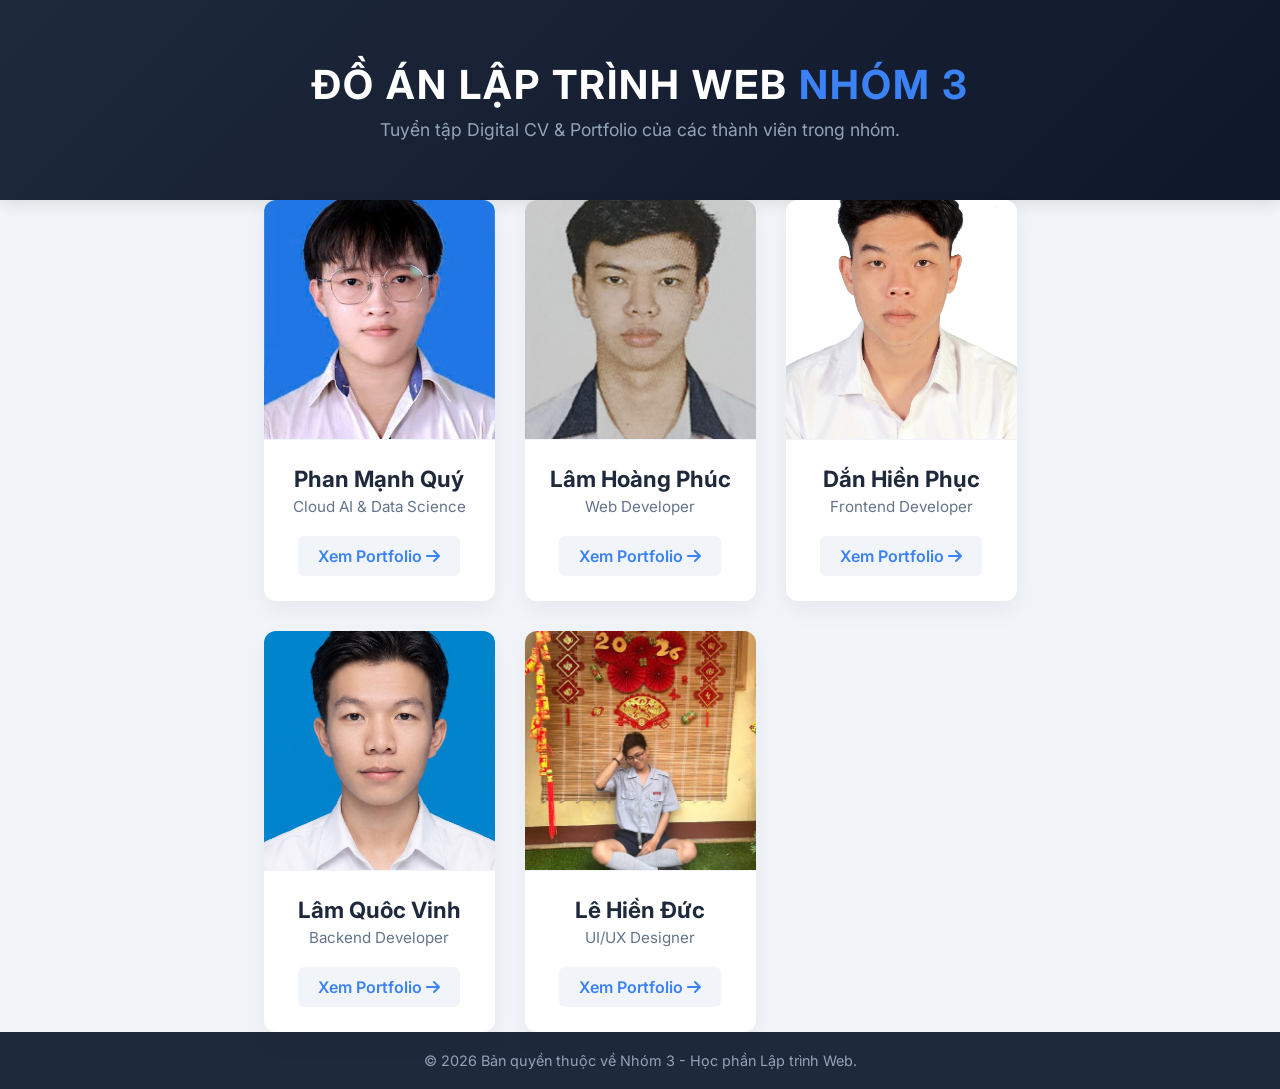
<file: index.html>
<!DOCTYPE html>
<html lang="vi">
<head>
    <meta charset="UTF-8">
    <meta name="viewport" content="width=device-width, initial-scale=1.0">
    <title>Nhóm 3 - Tổng hợp Portfolio</title>
    <link rel="stylesheet" href="style.css">
    <link rel="stylesheet" href="https://cdnjs.cloudflare.com/ajax/libs/font-awesome/6.4.0/css/all.min.css">
    <link href="https://fonts.googleapis.com/css2?family=Inter:wght@400;600;800&display=swap" rel="stylesheet">
</head>
<body>

    <header class="hero-section">
        <div class="container">
            <h1>ĐỒ ÁN LẬP TRÌNH WEB <span>NHÓM 3</span></h1>
            <p>Tuyển tập Digital CV & Portfolio của các thành viên trong nhóm.</p>
        </div>
    </header>

    <main class="container">
        <div class="members-grid" id="membersGrid">
            
            <!-- Thành viên 1: Phan Mạnh Quý -->
            <div class="member-card">
                <div class="card-img">
                    <img src="images/avatar_tv1.jpg" alt="Phan Mạnh Quý">
                </div>
                <div class="card-info">
                    <h3>Phan Mạnh Quý</h3>
                    <p>Cloud AI & Data Science</p>
                    <a href="Manh_Quy_os_portfolio/index.html" class="btn-view">Xem Portfolio <i class="fa-solid fa-arrow-right"></i></a>
                </div>
            </div>

            <!-- Thành viên 2: Lâm Hoàng Phúc -->
            <div class="member-card">
                <div class="card-img">
                    <img src="images/avatar_tv2.png" alt="Lâm Hoàng Phúc">
                </div>
                <div class="card-info">
                    <h3>Lâm Hoàng Phúc</h3>
                    <p>Web Developer</p>
                    <a href="phuc_os_portfolio/index.html" class="btn-view">Xem Portfolio <i class="fa-solid fa-arrow-right"></i></a>
                </div>
            </div>

            <!-- Thành viên 3 -->
            <div class="member-card">
                <div class="card-img">
                    <img src="images/avatar_tv3.jpg" alt="Dắn Hiền Phục">
                </div>
                <div class="card-info">
                    <h3>Dắn Hiền Phục</h3>
                    <p>Frontend Developer</p>
                    <a href="Hien_Phuc_os_portfolio/index.html" class="btn-view">Xem Portfolio <i class="fa-solid fa-arrow-right"></i></a>
                </div>
            </div>

            <!-- Thành viên 4 -->
            <div class="member-card">
                <div class="card-img">
                    <img src="images/avatar_tv4.png" alt="Lâm Quôc Vinh">
                </div>
                <div class="card-info">
                    <h3>Lâm Quôc Vinh</h3>
                    <p>Backend Developer</p>
                    <a href="Quoc_Vinh_os_portfolio/index.html" class="btn-view">Xem Portfolio <i class="fa-solid fa-arrow-right"></i></a>
                </div>
            </div>

            <!-- Thành viên 5 -->
            <div class="member-card">
                <div class="card-img">
                    <img src="images/avatar_tv5.jpg" alt="Lê Hiền Đức">
                </div>
                <div class="card-info">
                    <h3>Lê Hiền Đức</h3>
                    <p>UI/UX Designer</p>
                    <a href="duc_portfolio_source/index.html" class="btn-view">Xem Portfolio <i class="fa-solid fa-arrow-right"></i></a>
                </div>
            </div>

        </div>
    </main>

    <footer>
        <p>&copy; 2026 Bản quyền thuộc về Nhóm 3 - Học phần Lập trình Web.</p>
    </footer>

    <script src="script.js"></script>
</body>
</html>
</file>
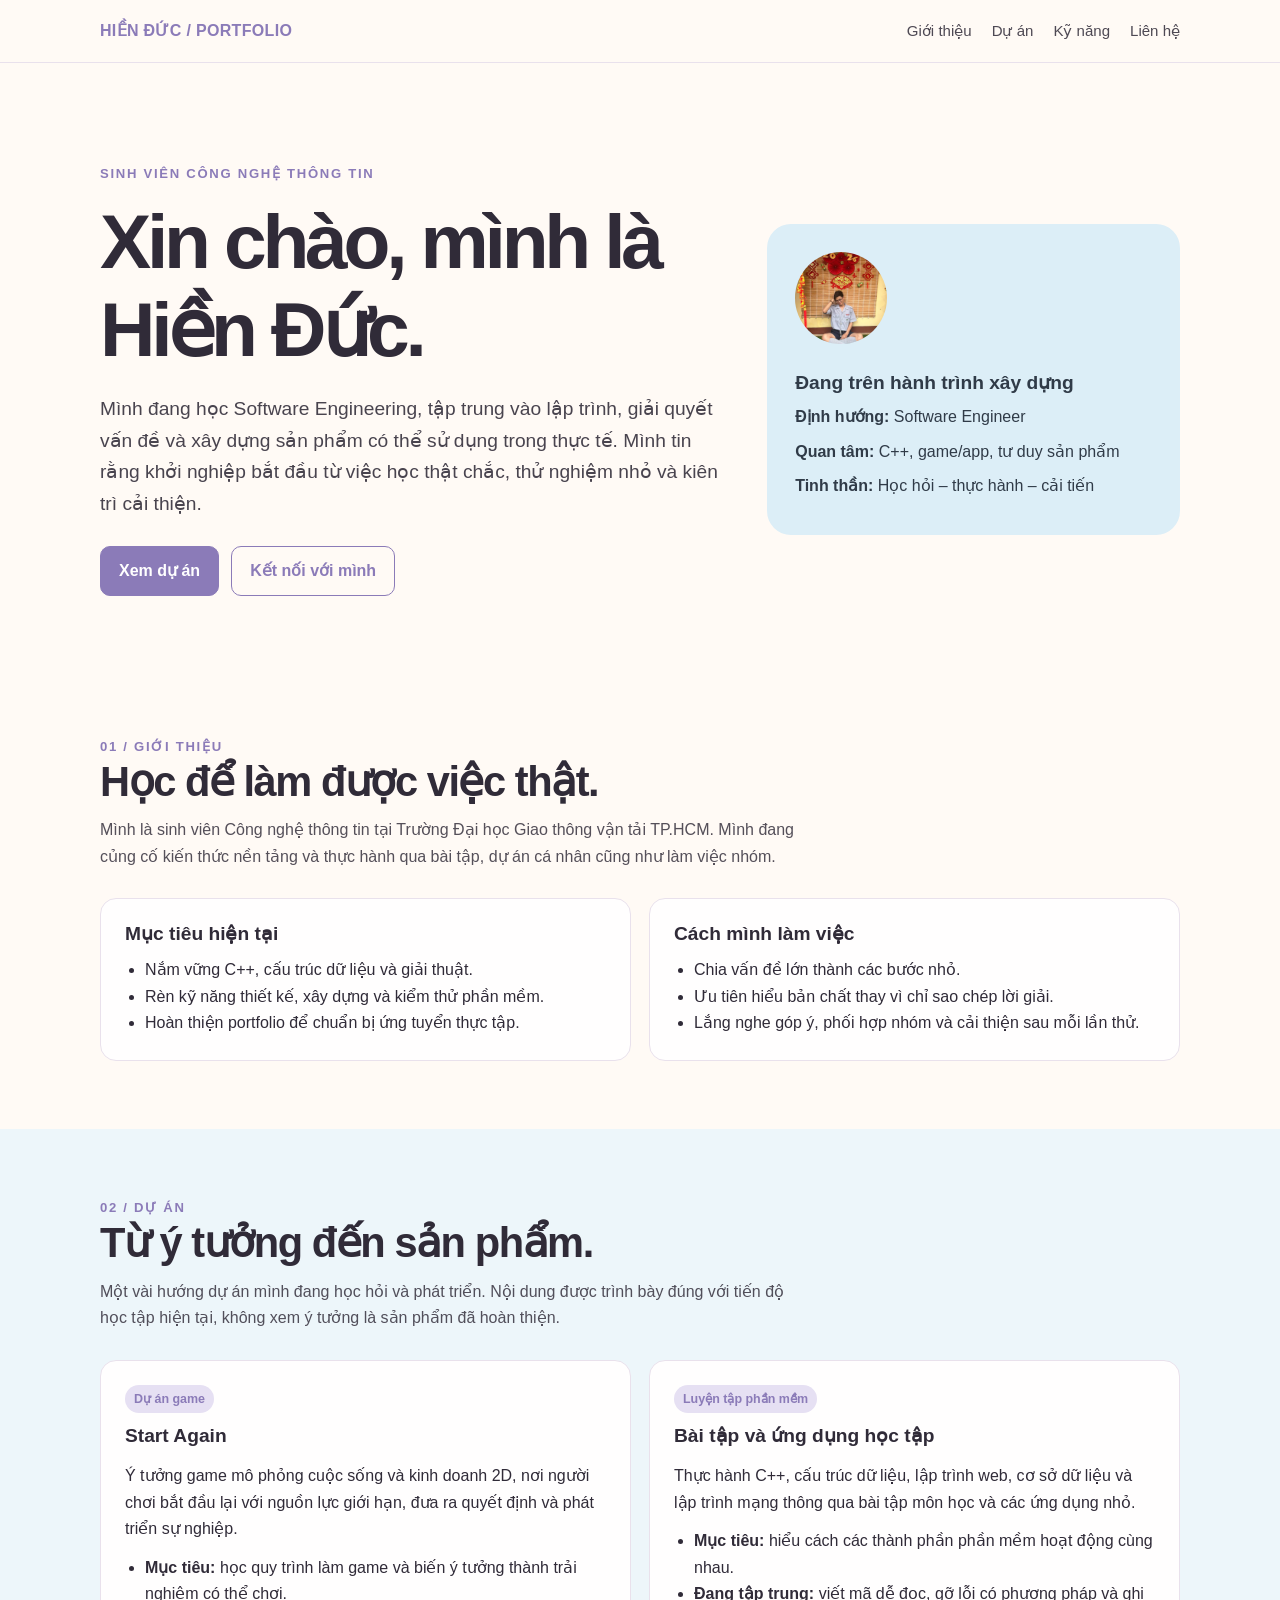
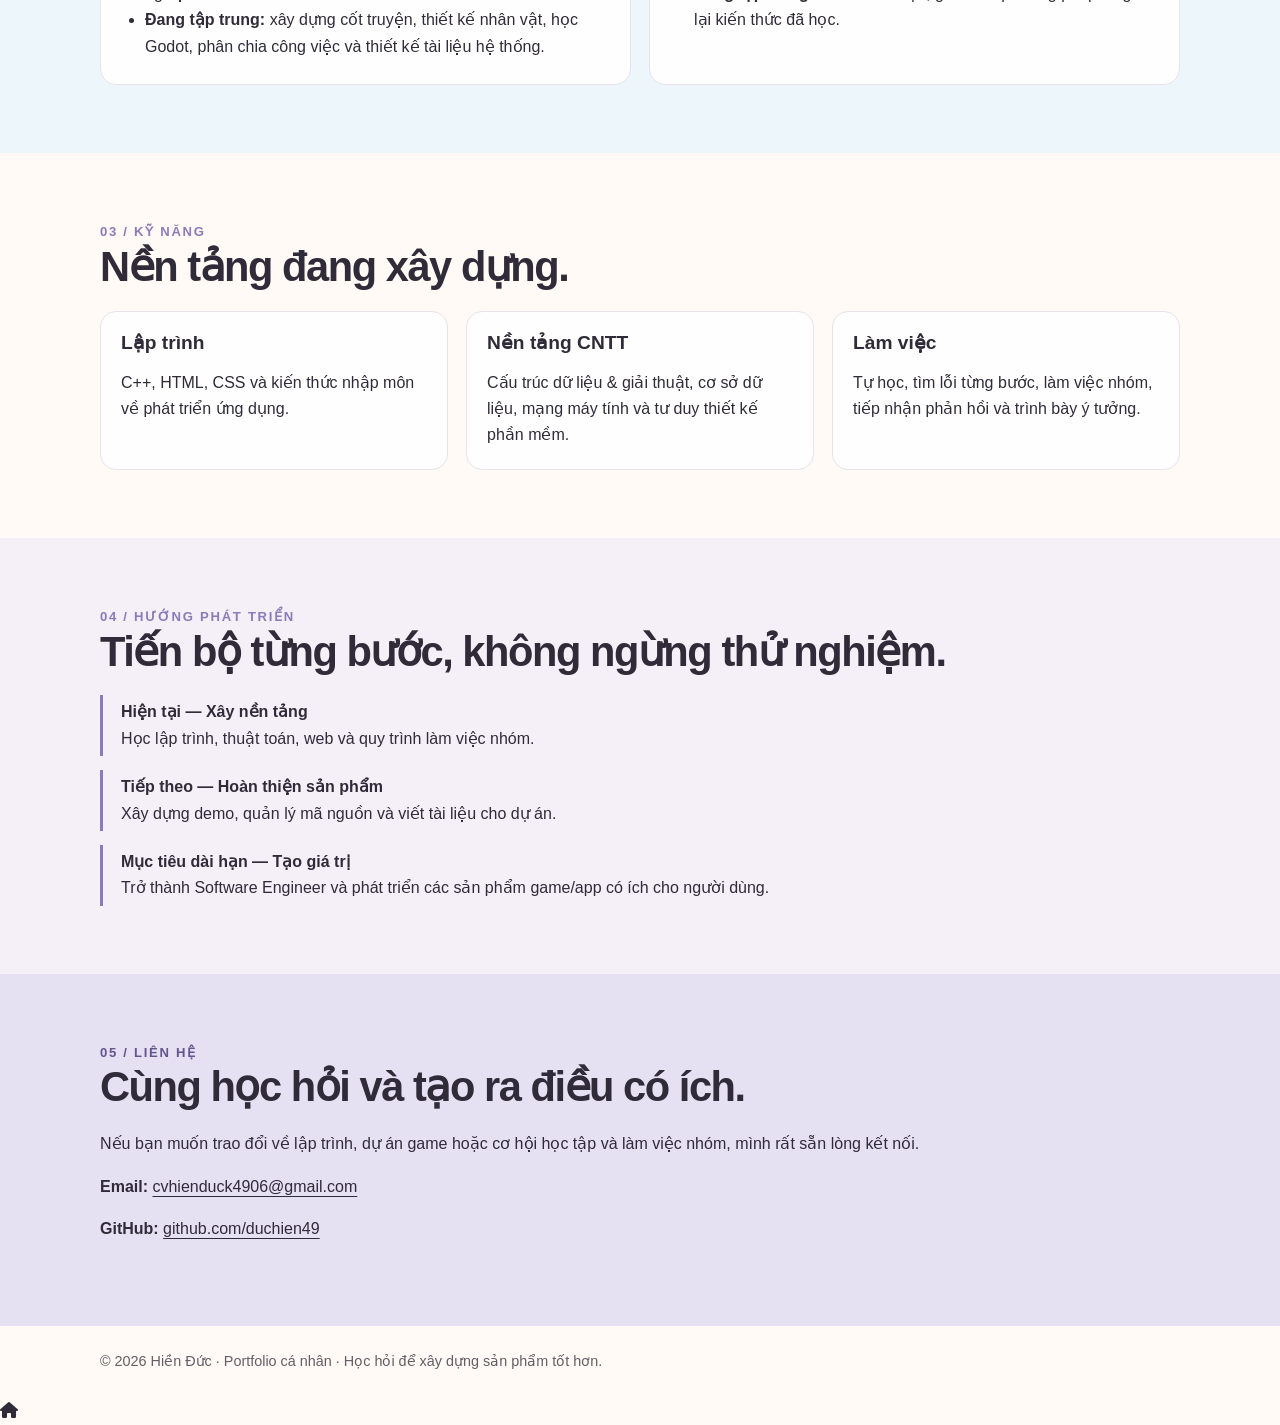
<file: duc_portfolio_source/index.html>
<!DOCTYPE html>
<html lang="vi">
<head>
  <meta charset="UTF-8">
  <meta name="viewport" content="width=device-width, initial-scale=1.0">
  <meta name="description" content="Portfolio cá nhân của Hiền Đức - sinh viên Công nghệ thông tin, định hướng Software Engineering và phát triển dự án Start Again.">
  <title>Hiền Đức | Portfolio</title>
  <link rel="stylesheet" href="https://cdnjs.cloudflare.com/ajax/libs/font-awesome/6.4.0/css/all.min.css">
  <style>
    :root {
      --site-primary: #8b7bb8;
      --site-secondary: #e6e0f3;
      --site-blue: #dceef7;
      --site-blue-strong: #b9ddeb;
      --site-background: #fffaf5;
      --site-on-primary: #ffffff;
      --site-on-secondary: #39324a;
      --site-on-background: #302b38;
      --site-font-body: Inter, "Segoe UI", Arial, sans-serif;
      --site-font-heading: Inter, "Segoe UI", Arial, sans-serif;
      --site-heading-scale: 1;
      --site-spacing-scale: 1;
      --site-radius-scale: 1;
      --site-decoration-opacity: 1;
      color-scheme: light dark;
    }
    * { box-sizing: border-box; }
    html { scroll-behavior: smooth; }
    body {
      margin: 0;
      font-family: var(--site-font-body);
      background: light-dark(#fffaf5, #17151c);
      color: light-dark(#302b38, #f4f0f8);
      line-height: 1.65;
    }
    .app-root {
      min-height: 100vh;
      width: 100%;
      background-color: var(--site-background);
      color: var(--site-on-background);
      border-radius: 0;
    }
    a { color: inherit; }
    .container { width: min(1080px, calc(100% - 40px)); margin: 0 auto; }
    header { border-bottom: 1px solid light-dark(#e9e1ec, #3b3544); }
    nav { display: flex; align-items: center; justify-content: space-between; gap: 20px; padding: calc(18px * var(--site-spacing-scale)) 0; }
    .brand { color: var(--site-primary); font-weight: 800; text-decoration: none; letter-spacing: .02em; }
    .nav-links { display: flex; flex-wrap: wrap; gap: 20px; }
    .nav-links a { text-decoration: none; font-size: .94rem; opacity: .85; }
    .nav-links a:hover { text-decoration: underline; }
    .hero { padding: clamp(56px, 9vw, 100px) 0 72px; display: grid; grid-template-columns: 1.5fr 1fr; gap: 48px; align-items: center; }
    .eyebrow { color: var(--site-primary); font-size: .82rem; font-weight: 800; letter-spacing: .13em; text-transform: uppercase; }
    h1, h2, h3 { font-family: var(--site-font-heading); line-height: 1.15; }
    h1 { font-size: clamp(2.6rem, 6vw, 4.8rem); letter-spacing: -.055em; margin: 12px 0 18px; }
    h2 { font-size: calc(clamp(1.8rem, 3.5vw, 2.6rem) * var(--site-heading-scale)); letter-spacing: -.035em; margin: 0 0 20px; }
    h3 { font-size: 1.2rem; margin: 0 0 10px; }
    .lead { font-size: clamp(1.04rem, 2vw, 1.2rem); max-width: 650px; opacity: .88; }
    .actions { display: flex; flex-wrap: wrap; gap: 12px; margin-top: 26px; }
    .button { display: inline-block; padding: 11px 18px; border-radius: calc(10px * var(--site-radius-scale)); border: 1px solid var(--site-primary); text-decoration: none; font-weight: 700; }
    .button.primary { background: var(--site-primary); color: var(--site-on-primary); }
    .button.secondary { color: var(--site-primary); }
    .profile-card { background: var(--site-blue); color: #303b48; border-radius: calc(24px * var(--site-radius-scale)); padding: 28px; position: relative; overflow: hidden; }
    .profile-mark { width: 92px; height: 92px; border-radius: 50%; background: #c9bddf; object-fit: cover; margin-bottom: 20px; }
    .profile-card p { margin: 8px 0; }
    section { padding: 68px 0; }
    .section-intro { max-width: 700px; opacity: .82; margin-top: -8px; margin-bottom: 28px; }
    .about-grid, .project-grid, .skill-grid { display: grid; grid-template-columns: repeat(2, minmax(0, 1fr)); gap: 18px; }
    .panel { border: 1px solid light-dark(#e9e1ec, #3b3544); border-radius: calc(16px * var(--site-radius-scale)); padding: 24px; background: light-dark(#fffefe, #211e28); }
    .project-grid { grid-template-columns: repeat(2, minmax(0, 1fr)); }
    .project-label { display: inline-block; font-size: .78rem; font-weight: 800; color: var(--site-primary); background: var(--site-secondary); padding: 4px 9px; border-radius: 999px; margin-bottom: 12px; }
    ul.clean { margin: 12px 0 0; padding-left: 20px; }
    .skill-grid { grid-template-columns: repeat(3, minmax(0, 1fr)); }
    .skill-grid .panel { padding: 20px; }
    .skill-grid p, .panel p { margin-bottom: 0; }
    .timeline { display: grid; gap: 14px; }
    .timeline-item { border-left: 3px solid var(--site-primary); padding: 4px 0 4px 18px; }
    .timeline-item strong { display: block; }
    .contact { background: var(--site-secondary); color: #302b38; }
    .contact .eyebrow { color: #65558e; }
    .contact .button { border-color: #8b7bb8; }
    .contact a { text-underline-offset: 4px; }
    footer { padding: 24px 0; font-size: .9rem; opacity: .75; }
    .small-note { font-size: .9rem; opacity: .78; }
    @media (max-width: 760px) {
      .container { width: min(100% - 28px, 600px); }
      nav { align-items: flex-start; flex-direction: column; }
      .nav-links { gap: 12px 16px; }
      .hero { grid-template-columns: 1fr; gap: 28px; padding-top: 52px; }
      .about-grid, .project-grid, .skill-grid { grid-template-columns: 1fr; }
      section { padding: 48px 0; }
    }
  </style>
</head>
<body>
  <div class="app-root">
    <header>
      <div class="container">
        <nav aria-label="Điều hướng chính">
          <a class="brand" href="#home">HIỀN ĐỨC / PORTFOLIO</a>
          <div class="nav-links">
            <a href="#about">Giới thiệu</a>
            <a href="#projects">Dự án</a>
            <a href="#skills">Kỹ năng</a>
            <a href="#contact">Liên hệ</a>
          </div>
        </nav>
      </div>
    </header>

    <main>
      <section class="container hero" id="home">
        <div>
          <div class="eyebrow">Sinh viên Công nghệ thông tin</div>
          <h1>Xin chào, mình là Hiền Đức.</h1>
          <p class="lead">Mình đang học Software Engineering, tập trung vào lập trình, giải quyết vấn đề và xây dựng sản phẩm có thể sử dụng trong thực tế. Mình tin rằng khởi nghiệp bắt đầu từ việc học thật chắc, thử nghiệm nhỏ và kiên trì cải thiện.</p>
          <div class="actions">
            <a class="button primary" href="#projects">Xem dự án</a>
            <a class="button secondary" href="#contact">Kết nối với mình</a>
          </div>
        </div>
        <aside class="profile-card" aria-label="Thông tin nhanh">
          <img class="profile-mark" src="images/avatar_po.jpg" alt="Ảnh đại diện của Hiền Đức">
          <h3>Đang trên hành trình xây dựng</h3>
          <p><strong>Định hướng:</strong> Software Engineer</p>
          <p><strong>Quan tâm:</strong> C++, game/app, tư duy sản phẩm</p>
          <p><strong>Tinh thần:</strong> Học hỏi – thực hành – cải tiến</p>
        </aside>
      </section>

      <section id="about">
        <div class="container">
          <div class="eyebrow">01 / Giới thiệu</div>
          <h2>Học để làm được việc thật.</h2>
          <p class="section-intro">Mình là sinh viên Công nghệ thông tin tại Trường Đại học Giao thông vận tải TP.HCM. Mình đang củng cố kiến thức nền tảng và thực hành qua bài tập, dự án cá nhân cũng như làm việc nhóm.</p>
          <div class="about-grid">
            <article class="panel">
              <h3>Mục tiêu hiện tại</h3>
              <ul class="clean">
                <li>Nắm vững C++, cấu trúc dữ liệu và giải thuật.</li>
                <li>Rèn kỹ năng thiết kế, xây dựng và kiểm thử phần mềm.</li>
                <li>Hoàn thiện portfolio để chuẩn bị ứng tuyển thực tập.</li>
              </ul>
            </article>
            <article class="panel">
              <h3>Cách mình làm việc</h3>
              <ul class="clean">
                <li>Chia vấn đề lớn thành các bước nhỏ.</li>
                <li>Ưu tiên hiểu bản chất thay vì chỉ sao chép lời giải.</li>
                <li>Lắng nghe góp ý, phối hợp nhóm và cải thiện sau mỗi lần thử.</li>
              </ul>
            </article>
          </div>
        </div>
      </section>

      <section id="projects" style="background: light-dark(#edf6fa, #1c1922);">
        <div class="container">
          <div class="eyebrow">02 / Dự án</div>
          <h2>Từ ý tưởng đến sản phẩm.</h2>
          <p class="section-intro">Một vài hướng dự án mình đang học hỏi và phát triển. Nội dung được trình bày đúng với tiến độ học tập hiện tại, không xem ý tưởng là sản phẩm đã hoàn thiện.</p>
          <div class="project-grid">
            <article class="panel">
              <span class="project-label">Dự án game</span>
              <h3>Start Again</h3>
              <p>Ý tưởng game mô phỏng cuộc sống và kinh doanh 2D, nơi người chơi bắt đầu lại với nguồn lực giới hạn, đưa ra quyết định và phát triển sự nghiệp.</p>
              <ul class="clean">
                <li><strong>Mục tiêu:</strong> học quy trình làm game và biến ý tưởng thành trải nghiệm có thể chơi.</li>
                <li><strong>Đang tập trung:</strong> xây dựng cốt truyện, thiết kế nhân vật, học Godot, phân chia công việc và thiết kế tài liệu hệ thống.</li>
              </ul>
            </article>
            <article class="panel">
              <span class="project-label">Luyện tập phần mềm</span>
              <h3>Bài tập và ứng dụng học tập</h3>
              <p>Thực hành C++, cấu trúc dữ liệu, lập trình web, cơ sở dữ liệu và lập trình mạng thông qua bài tập môn học và các ứng dụng nhỏ.</p>
              <ul class="clean">
                <li><strong>Mục tiêu:</strong> hiểu cách các thành phần phần mềm hoạt động cùng nhau.</li>
                <li><strong>Đang tập trung:</strong> viết mã dễ đọc, gỡ lỗi có phương pháp và ghi lại kiến thức đã học.</li>
              </ul>
            </article>
          </div>
        </div>
      </section>

      <section id="skills">
        <div class="container">
          <div class="eyebrow">03 / Kỹ năng</div>
          <h2>Nền tảng đang xây dựng.</h2>
          <div class="skill-grid">
            <article class="panel"><h3>Lập trình</h3><p>C++, HTML, CSS và kiến thức nhập môn về phát triển ứng dụng.</p></article>
            <article class="panel"><h3>Nền tảng CNTT</h3><p>Cấu trúc dữ liệu & giải thuật, cơ sở dữ liệu, mạng máy tính và tư duy thiết kế phần mềm.</p></article>
            <article class="panel"><h3>Làm việc</h3><p>Tự học, tìm lỗi từng bước, làm việc nhóm, tiếp nhận phản hồi và trình bày ý tưởng.</p></article>
          </div>
        </div>
      </section>

      <section style="background: light-dark(#f5eff8, #1c1922);">
        <div class="container">
          <div class="eyebrow">04 / Hướng phát triển</div>
          <h2>Tiến bộ từng bước, không ngừng thử nghiệm.</h2>
          <div class="timeline">
            <div class="timeline-item"><strong>Hiện tại — Xây nền tảng</strong><span>Học lập trình, thuật toán, web và quy trình làm việc nhóm.</span></div>
            <div class="timeline-item"><strong>Tiếp theo — Hoàn thiện sản phẩm</strong><span>Xây dựng demo, quản lý mã nguồn và viết tài liệu cho dự án.</span></div>
            <div class="timeline-item"><strong>Mục tiêu dài hạn — Tạo giá trị</strong><span>Trở thành Software Engineer và phát triển các sản phẩm game/app có ích cho người dùng.</span></div>
          </div>
        </div>
      </section>

      <section class="contact" id="contact">
        <div class="container">
          <div class="eyebrow">05 / Liên hệ</div>
          <h2>Cùng học hỏi và tạo ra điều có ích.</h2>
          <p>Nếu bạn muốn trao đổi về lập trình, dự án game hoặc cơ hội học tập và làm việc nhóm, mình rất sẵn lòng kết nối.</p>
          <p><strong>Email:</strong> <a href="mailto:cvhienduck4906@gmail.com">cvhienduck4906@gmail.com</a></p>
          <p><strong>GitHub:</strong> <a href="https://github.com/duchien49" target="_blank" rel="noopener noreferrer">github.com/duchien49</a></p>
        </div>
      </section>
    </main>
    <footer>
      <div class="container">© <span id="year">2026</span> Hiền Đức · Portfolio cá nhân · Học hỏi để xây dựng sản phẩm tốt hơn.</div>
    </footer>
  </div>
  <script>
    document.getElementById('year').textContent = new Date().getFullYear();
  </script>
</body>
<!-- Nút quay về trang chủ nhóm -->
    <a href="../index.html" class="btn-back-taskbar">
    <i class="fa-solid fa-house"></i>
  </a>
</html>
</file>
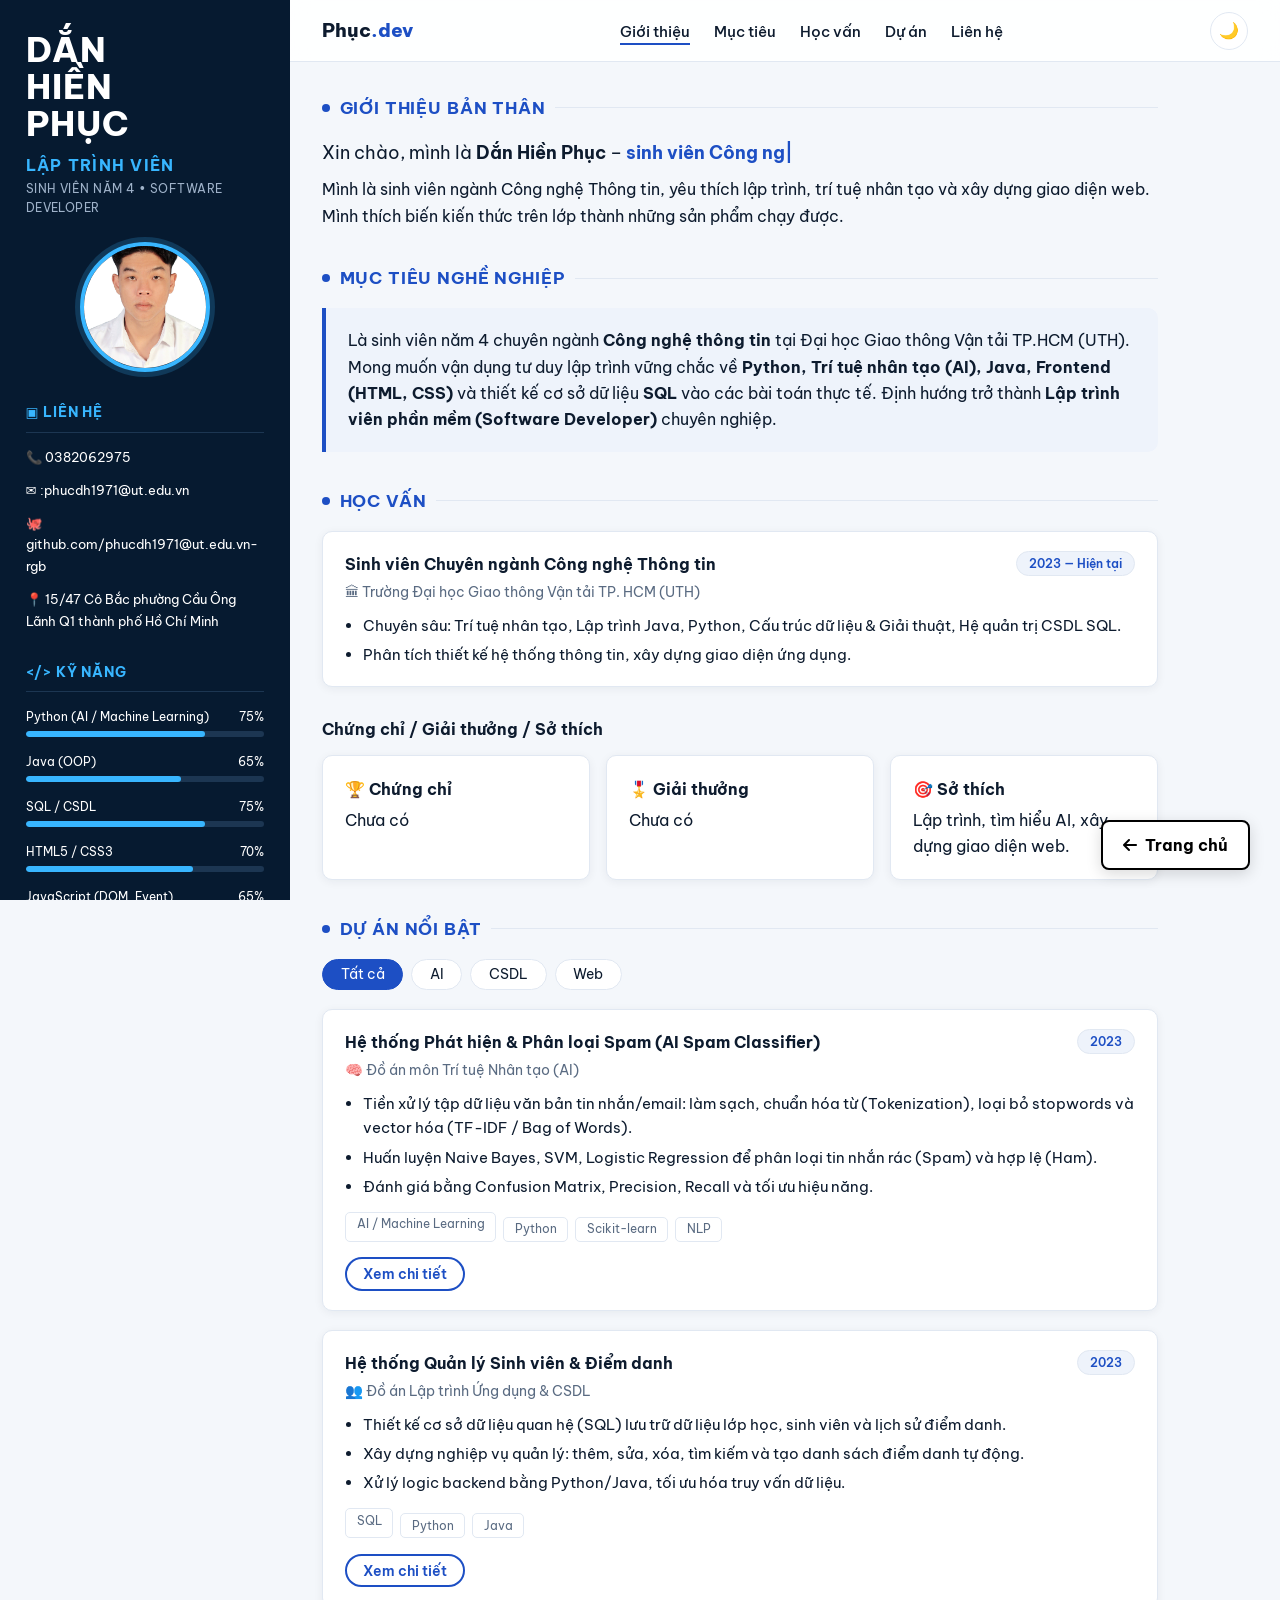
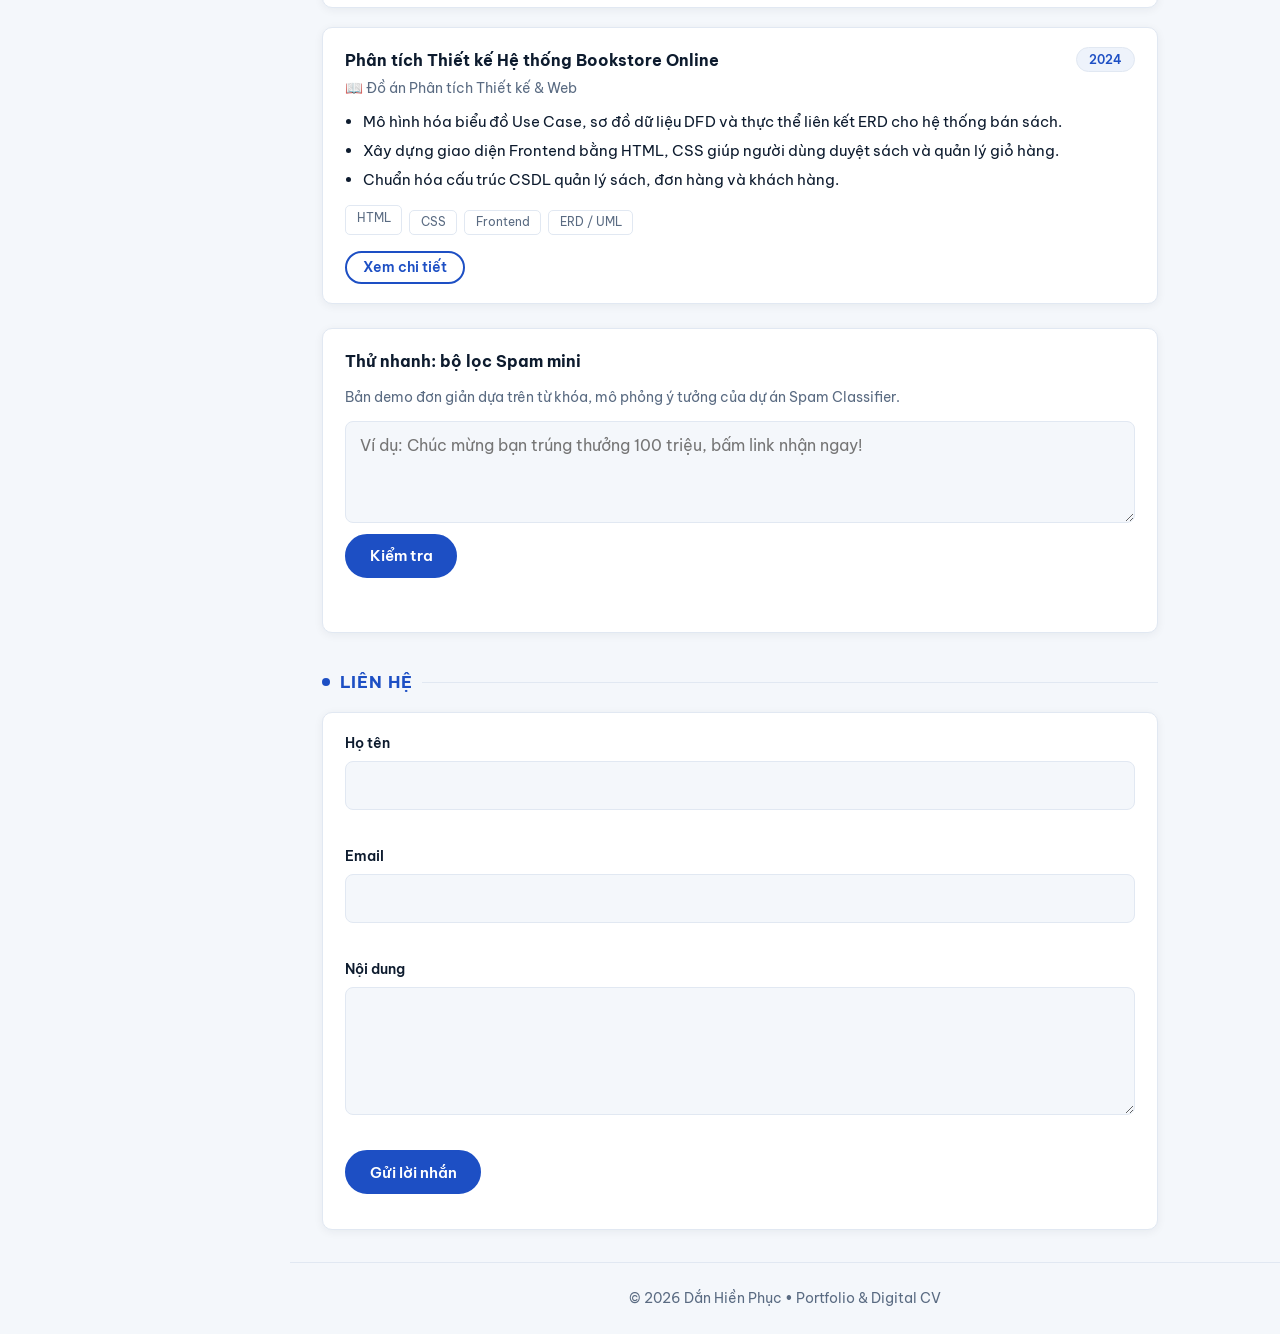
<file: Hien_Phuc_os_portfolio/index.html>
<!DOCTYPE html>
<html lang="vi">
<head>
<meta charset="UTF-8">
<meta name="viewport" content="width=device-width, initial-scale=1.0">
<meta name="description" content="Portfolio của Dắn Hiền Phục - sinh viên CNTT UTH, định hướng Software Developer">
<title>Dắn Hiền Phục | Portfolio</title>
<link rel="preconnect" href="https://fonts.googleapis.com">
<link rel="preconnect" href="https://fonts.gstatic.com" crossorigin>
<link href="https://fonts.googleapis.com/css2?family=Be+Vietnam+Pro:wght@400;500;600;700;800&display=swap" rel="stylesheet">
<link rel="stylesheet" href="https://cdnjs.cloudflare.com/ajax/libs/font-awesome/6.4.0/css/all.min.css">
<link rel="stylesheet" href="style.css">
</head>
<body>
    <div class="layout">

    <!-- ===== SIDEBAR (banner giới thiệu) ===== -->
    <aside class="sidebar" id="sidebar">
        <div class="sidebar__top">
        <h1 class="sidebar__name">Dắn<br>Hiền<br>Phục</h1>
        <p class="sidebar__role">Lập trình viên</p>
        <p class="sidebar__sub">Sinh viên năm 4 • Software Developer</p>
        <img class="avatar" src="images/avarta.jpg" alt="Ảnh đại diện của Dắn Hiền Phục" width="130" height="130">
        </div>

        <section class="side-block" aria-labelledby="contactTitle">
        <h2 class="side-title" id="contactTitle">▣ Liên hệ</h2>
        <ul class="side-contact">
            <li>📞 <a href="tel:0382062975">0382062975</a></li>
            <li>✉️ <a href="mailto:phucdh1971@ut.edu.vn">:phucdh1971@ut.edu.vn</a></li>
            <li>🐙 <a href="https://github.com/:phucdh1971@ut.edu.vn-rgb" target="_blank" rel="noopener">github.com/phucdh1971@ut.edu.vn-rgb</a></li>
            <li>📍 15/47 Cô Bắc phường Cầu Ông Lãnh Q1 thành phố Hồ Chí Minh</li>
        </ul>   
        </section>

        <section class="side-block" id="skills" aria-labelledby="skillTitle">
        <h2 class="side-title" id="skillTitle">&lt;/&gt; Kỹ năng</h2>
        <div class="skill"><div class="skill__head"><span>Python (AI / Machine Learning)</span><span>75%</span></div><div class="bar"><div class="bar__fill" data-level="75"></div></div></div>
        <div class="skill"><div class="skill__head"><span>Java (OOP)</span><span>65%</span></div><div class="bar"><div class="bar__fill" data-level="65"></div></div></div>
        <div class="skill"><div class="skill__head"><span>SQL / CSDL</span><span>75%</span></div><div class="bar"><div class="bar__fill" data-level="75"></div></div></div>
        <div class="skill"><div class="skill__head"><span>HTML5 / CSS3</span><span>70%</span></div><div class="bar"><div class="bar__fill" data-level="70"></div></div></div>
        <div class="skill"><div class="skill__head"><span>JavaScript (DOM, Event)</span><span>65%</span></div><div class="bar"><div class="bar__fill" data-level="65"></div></div></div>
        </section>

        <section class="side-block" aria-labelledby="orientTitle">
        <h2 class="side-title" id="orientTitle">◉ Định hướng</h2>
        <ul class="side-list">
            <li>Trở thành Lập trình viên phần mềm chuyên nghiệp (Software Developer).</li>
            <li>Ứng dụng Trí tuệ nhân tạo (AI/Machine Learning) vào bài toán thực tiễn.</li>
            <li>Nâng cao kỹ năng phát triển Web Frontend và Full-stack.</li>
        </ul>
        </section>
    </aside>

    <!-- ===== CỘT NỘI DUNG ===== -->
    <div class="content">
        <header class="header" id="header">
        <nav class="nav" aria-label="Điều hướng chính">
            <a href="#about" class="logo">Phục<span>.dev</span></a>
            <ul class="nav__menu" id="navMenu">
            <li><a href="#about" class="nav__link">Giới thiệu</a></li>
            <li><a href="#goal" class="nav__link">Mục tiêu</a></li>
            <li><a href="#education" class="nav__link">Học vấn</a></li>
            <li><a href="#projects" class="nav__link">Dự án</a></li>
            <li><a href="#contact" class="nav__link">Liên hệ</a></li>
            </ul>
            <div class="nav__actions">
            <button class="icon-btn" id="themeToggle" aria-label="Chuyển chế độ sáng/tối">🌙</button>
            <button class="icon-btn nav__burger" id="burger" aria-label="Mở menu" aria-expanded="false">☰</button>
            </div>
        </nav>
        </header>

        <main class="main">
        <!-- GIỚI THIỆU -->
        <section class="block" id="about">
            <h2 class="block__title">Giới thiệu bản thân</h2>
            <p class="intro">Xin chào, mình là <strong>Dắn Hiền Phục</strong> – <span id="typed" class="typed"></span><span class="cursor">|</span></p>
            <p>Mình là sinh viên ngành Công nghệ Thông tin, yêu thích lập trình, trí tuệ nhân tạo và xây dựng giao diện web. Mình thích biến kiến thức trên lớp thành những sản phẩm chạy được.</p>
        </section>

        <!-- MỤC TIÊU -->
        <section class="block" id="goal">
            <h2 class="block__title">Mục tiêu nghề nghiệp</h2>
            <blockquote class="goal">
            Là sinh viên năm 4 chuyên ngành <strong>Công nghệ thông tin</strong> tại Đại học Giao thông Vận tải TP.HCM (UTH). Mong muốn vận dụng tư duy lập trình vững chắc về <strong>Python, Trí tuệ nhân tạo (AI), Java, Frontend (HTML, CSS)</strong> và thiết kế cơ sở dữ liệu <strong>SQL</strong> vào các bài toán thực tế. Định hướng trở thành <strong>Lập trình viên phần mềm (Software Developer)</strong> chuyên nghiệp.
            </blockquote>
        </section>

        <!-- HỌC VẤN -->
        <section class="block" id="education">
            <h2 class="block__title">Học vấn</h2>
            <article class="card">
            <div class="card__head">
                <h3>Sinh viên Chuyên ngành Công nghệ Thông tin</h3>
                <span class="badge">2023 — Hiện tại</span>
            </div>
            <p class="muted">🏛 Trường Đại học Giao thông Vận tải TP. HCM (UTH)</p>
            <ul>
                <li>Chuyên sâu: Trí tuệ nhân tạo, Lập trình Java, Python, Cấu trúc dữ liệu &amp; Giải thuật, Hệ quản trị CSDL SQL.</li>
                <li>Phân tích thiết kế hệ thống thông tin, xây dựng giao diện ứng dụng.</li>
            </ul>
            </article>

            <h3 class="sub-title">Chứng chỉ / Giải thưởng / Sở thích</h3>
            <div class="extras">
            <article class="card"><h4>🏆 Chứng chỉ</h4><p>Chưa có</p></article>
            <article class="card"><h4>🎖️ Giải thưởng</h4><p>Chưa có</p></article>
            <article class="card"><h4>🎯 Sở thích</h4><p>Lập trình, tìm hiểu AI, xây dựng giao diện web.</p></article>
            </div>
        </section>

        <!-- DỰ ÁN -->
        <section class="block" id="projects">
            <h2 class="block__title">Dự án nổi bật</h2>
            <div class="filters" role="group" aria-label="Lọc dự án">
            <button class="filter is-active" data-filter="all">Tất cả</button>
            <button class="filter" data-filter="ai">AI</button>
            <button class="filter" data-filter="data">CSDL</button>
            <button class="filter" data-filter="web">Web</button>
            </div>

            <div class="projects" id="projectGrid">
            <article class="project card" data-category="ai" data-id="spam">
                <div class="card__head">
                <h3>Hệ thống Phát hiện &amp; Phân loại Spam (AI Spam Classifier)</h3>
                <span class="badge">2023</span>
                </div>
                <p class="muted">🧠 Đồ án môn Trí tuệ Nhân tạo (AI)</p>
                <ul>
                <li>Tiền xử lý tập dữ liệu văn bản tin nhắn/email: làm sạch, chuẩn hóa từ (Tokenization), loại bỏ stopwords và vector hóa (TF-IDF / Bag of Words).</li>
                <li>Huấn luyện Naive Bayes, SVM, Logistic Regression để phân loại tin nhắn rác (Spam) và hợp lệ (Ham).</li>
                <li>Đánh giá bằng Confusion Matrix, Precision, Recall và tối ưu hiệu năng.</li>
                </ul>
                <ul class="tags"><li>AI / Machine Learning</li><li>Python</li><li>Scikit-learn</li><li>NLP</li></ul>
                <button class="btn btn--small js-detail">Xem chi tiết</button>
            </article>

            <article class="project card" data-category="data" data-id="student">
                <div class="card__head">
                <h3>Hệ thống Quản lý Sinh viên &amp; Điểm danh</h3>
                <span class="badge">2023</span>
                </div>
                <p class="muted">👥 Đồ án Lập trình Ứng dụng &amp; CSDL</p>
                <ul>
                <li>Thiết kế cơ sở dữ liệu quan hệ (SQL) lưu trữ dữ liệu lớp học, sinh viên và lịch sử điểm danh.</li>
                <li>Xây dựng nghiệp vụ quản lý: thêm, sửa, xóa, tìm kiếm và tạo danh sách điểm danh tự động.</li>
                <li>Xử lý logic backend bằng Python/Java, tối ưu hóa truy vấn dữ liệu.</li>
                </ul>
                <ul class="tags"><li>SQL</li><li>Python</li><li>Java</li></ul>
                <button class="btn btn--small js-detail">Xem chi tiết</button>
            </article>

            <article class="project card" data-category="web" data-id="bookstore">
                <div class="card__head">
                <h3>Phân tích Thiết kế Hệ thống Bookstore Online</h3>
                <span class="badge">2024</span>
                </div>
                <p class="muted">📖 Đồ án Phân tích Thiết kế &amp; Web</p>
                <ul>
                <li>Mô hình hóa biểu đồ Use Case, sơ đồ dữ liệu DFD và thực thể liên kết ERD cho hệ thống bán sách.</li>
                <li>Xây dựng giao diện Frontend bằng HTML, CSS giúp người dùng duyệt sách và quản lý giỏ hàng.</li>
                <li>Chuẩn hóa cấu trúc CSDL quản lý sách, đơn hàng và khách hàng.</li>
                </ul>
                <ul class="tags"><li>HTML</li><li>CSS</li><li>Frontend</li><li>ERD / UML</li></ul>
                <button class="btn btn--small js-detail">Xem chi tiết</button>
            </article>
            </div>

            <!-- Demo sáng tạo -->
            <div class="card demo" id="demo">
            <h3>Thử nhanh: bộ lọc Spam mini</h3>
            <p class="muted">Bản demo đơn giản dựa trên từ khóa, mô phỏng ý tưởng của dự án Spam Classifier.</p>
            <label for="spamInput" class="sr-only">Nhập tin nhắn</label>
            <textarea id="spamInput" rows="3" placeholder="Ví dụ: Chúc mừng bạn trúng thưởng 100 triệu, bấm link nhận ngay!"></textarea>
            <button class="btn btn--primary" id="spamBtn" type="button">Kiểm tra</button>
            <p class="demo__result" id="spamResult" aria-live="polite"></p>
            </div>
        </section>

        <!-- LIÊN HỆ -->
        <section class="block" id="contact">
            <h2 class="block__title">Liên hệ</h2>
            <form class="card form" id="contactForm" novalidate>
            <div class="field">
                <label for="name">Họ tên</label>
                <input type="text" id="name" name="name" autocomplete="name">
                <small class="error" id="nameErr"></small>
            </div>
            <div class="field">
                <label for="email">Email</label>
                <input type="email" id="email" name="email" autocomplete="email">
                <small class="error" id="emailErr"></small>
            </div>
            <div class="field">
                <label for="message">Nội dung</label>
                <textarea id="message" name="message" rows="4"></textarea>
                <small class="error" id="messageErr"></small>
            </div>
            <button type="submit" class="btn btn--primary">Gửi lời nhắn</button>
            <p class="form__ok" id="formOk" aria-live="polite"></p>
            </form>
        </section>
        </main>

        <footer class="footer">
        <p>© 2026 Dắn Hiền Phục • Portfolio &amp; Digital CV</p>
        </footer>
    </div>
    </div>

    <!-- MODAL CHI TIẾT DỰ ÁN -->
    <div class="modal" id="modal" role="dialog" aria-modal="true" aria-labelledby="modalTitle" hidden>
    <div class="modal__box">
        <button class="icon-btn modal__close" id="modalClose" aria-label="Đóng">✕</button>
        <h3 id="modalTitle"></h3>
        <p class="muted" id="modalMeta"></p>
        <ul id="modalList"></ul>
        <a href="https://github.com/phucdh1971@ut.edu.vn-rgb" target="_blank" rel="noopener" class="btn btn--primary">Xem trên GitHub</a>
    </div>
    </div>

    <button class="to-top" id="toTop" aria-label="Lên đầu trang" hidden>↑</button>
    <script src="main.js"></script>
</body>
<!-- Nút quay về trang chủ nhóm -->
    <a href="../index.html" class="btn-back-phuc">
        <i class="fa-solid fa-arrow-left"></i> Trang chủ
    </a>
</html>
</file>
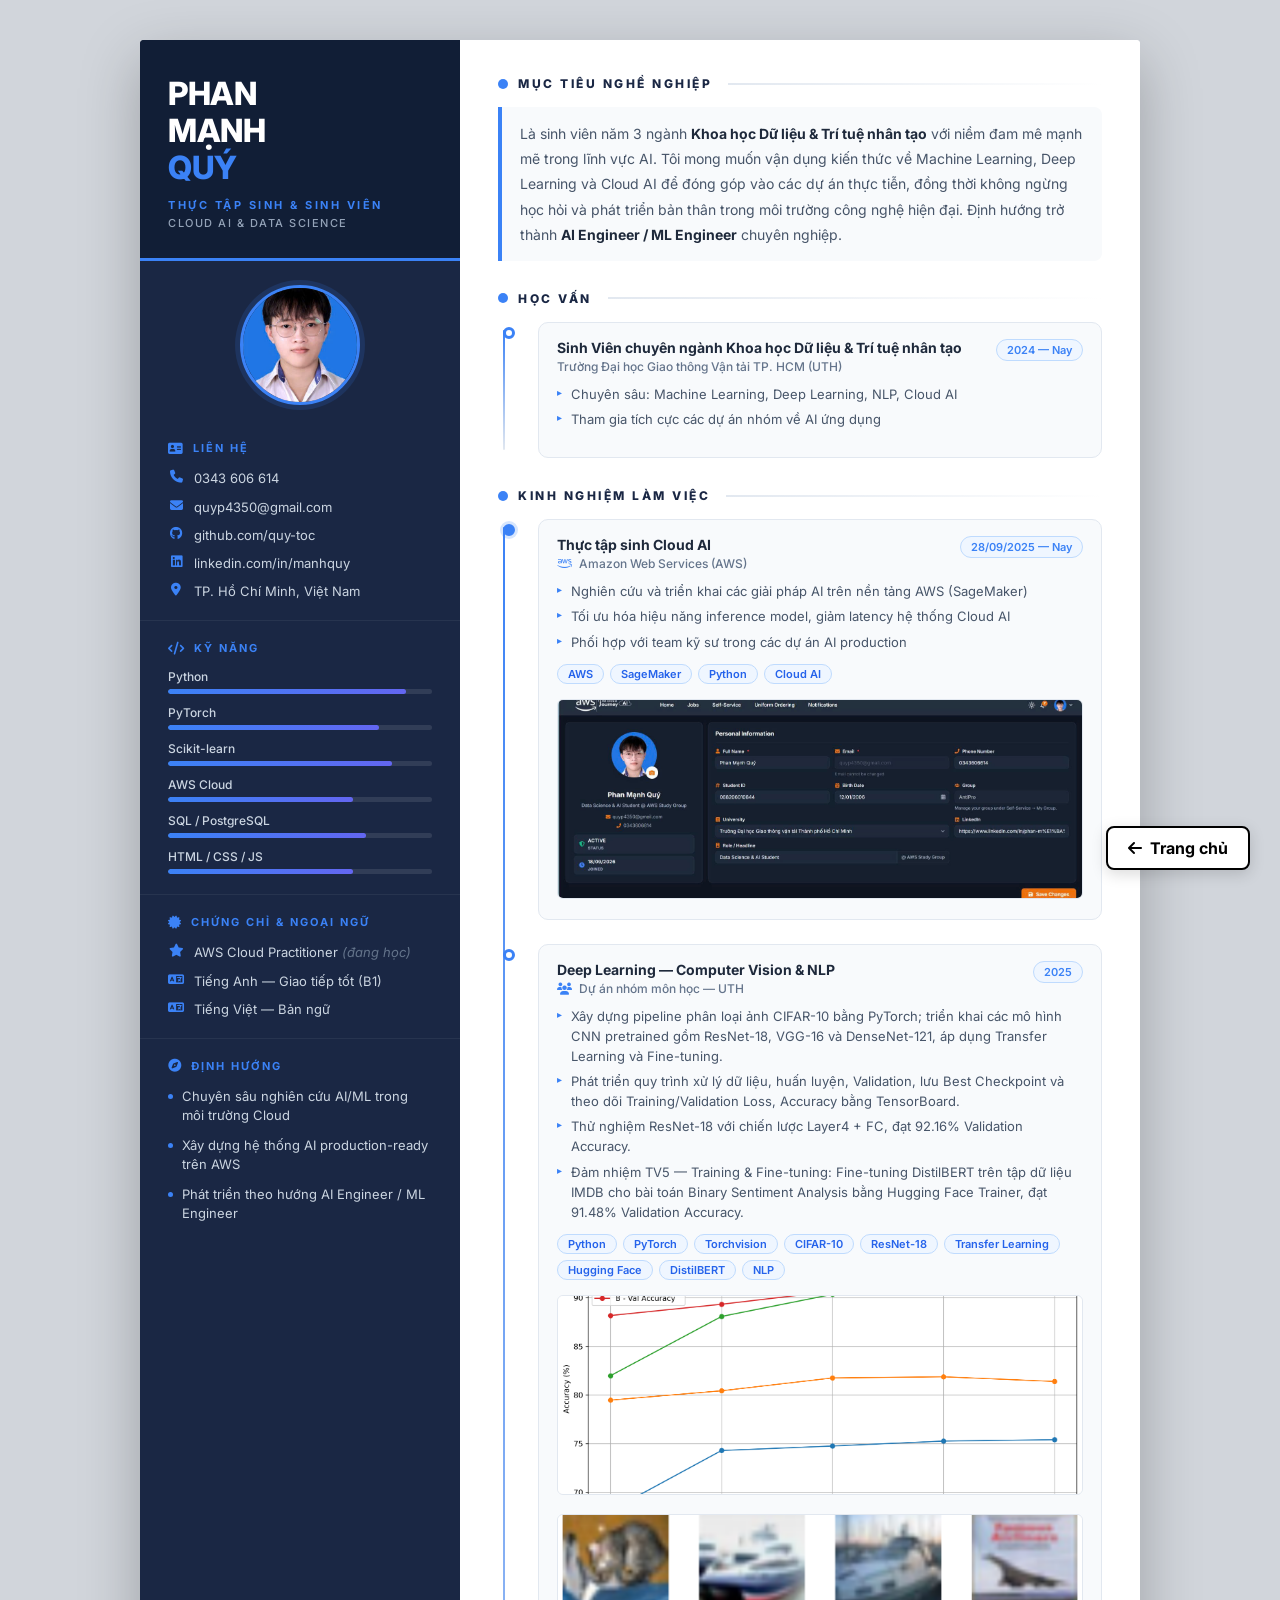
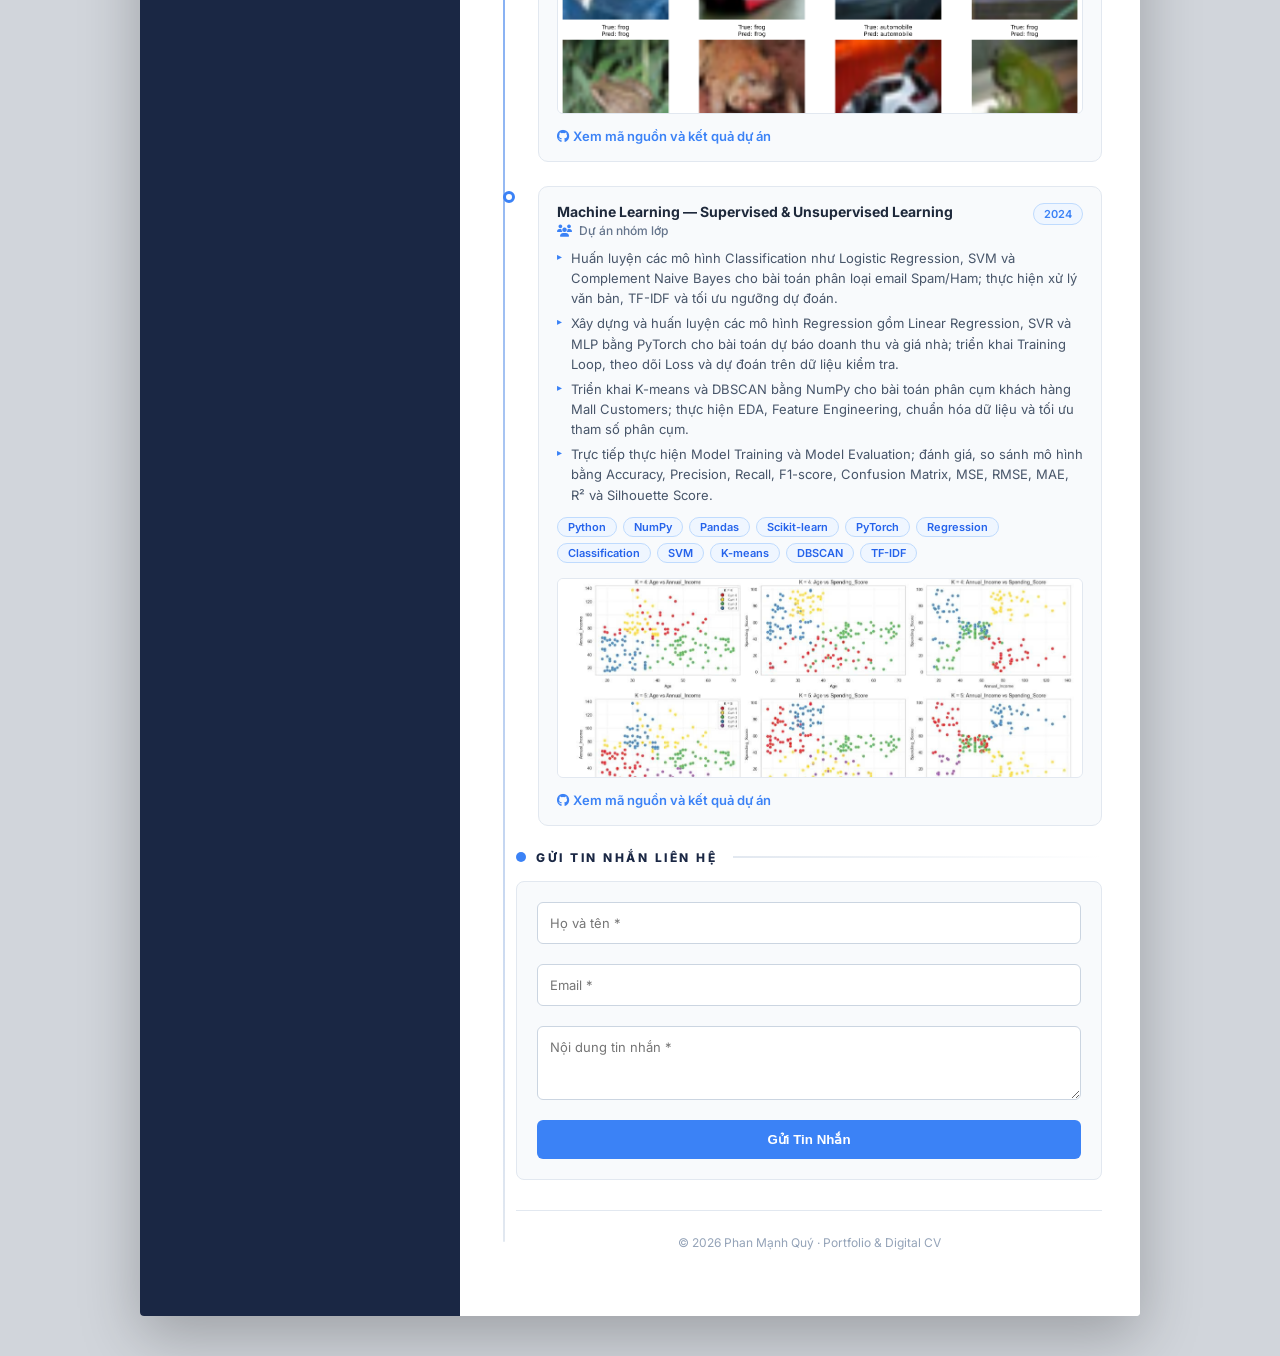
<file: Manh_Quy_os_portfolio/index.html>
<!DOCTYPE html>
<html lang="vi">
<head>
    <meta charset="UTF-8">
    <meta name="viewport" content="width=device-width, initial-scale=1.0">
    <meta name="description" content="CV của Phan Mạnh Quý — Thực tập sinh Cloud AI & Data Science tại AWS.">
    <title>Phan Mạnh Quý — Digital CV</title>
    <link rel="stylesheet" href="style.css">
    <link rel="stylesheet" href="https://cdnjs.cloudflare.com/ajax/libs/font-awesome/6.4.0/css/all.min.css" integrity="sha512-iecdLmaskl7CVkqkXNQ/ZH/XLlvWZOJyj7Yy7tcenmpD1ypASozpmT/E0iPtmFIB46ZmdtAc9eNBvH0H/ZpiBw==" crossorigin="anonymous" referrerpolicy="no-referrer">
    <link rel="preconnect" href="https://fonts.googleapis.com">
    <link rel="preconnect" href="https://fonts.gstatic.com" crossorigin>
    <link href="https://fonts.googleapis.com/css2?family=Inter:wght@300;400;500;600;700;800&display=swap" rel="stylesheet">
</head>
<body>

<div class="cv-page">

    <!-- CỘT TRÁI (SIDEBAR) -->
    <aside class="cv-sidebar">

        <!-- Header tên -->
        <div class="sidebar-header">
            <h1>PHAN<br>MẠNH<br><span>QUÝ</span></h1>
            <p class="cv-role">THỰC TẬP SINH & SINH VIÊN</p>
            <p class="cv-field">CLOUD AI &amp; DATA SCIENCE</p>
        </div>

        <!-- Ảnh đại diện -->
        <div class="sidebar-avatar">
            <img src="images/avatar.jpg" alt="Ảnh đại diện Phan Mạnh Quý">
        </div>

        <!-- Liên hệ -->
        <div class="sidebar-section">
            <h3 class="sidebar-title"><i class="fa-solid fa-address-card"></i><span>LIÊN HỆ</span></h3>
            <ul class="info-list">
                <li>
                    <i class="fa-solid fa-phone"></i>
                    <span>0343 606 614</span>
                </li>
                <li>
                    <i class="fa-solid fa-envelope"></i>
                    <span>quyp4350@gmail.com</span>
                </li>
                <li>
                    <i class="fa-brands fa-github"></i>
                    <span>github.com/quy-toc</span>
                </li>
                <li>
                    <i class="fa-brands fa-linkedin"></i>
                    <span>linkedin.com/in/manhquy</span>
                </li>
                <li>
                    <i class="fa-solid fa-location-dot"></i>
                    <span>TP. Hồ Chí Minh, Việt Nam</span>
                </li>
            </ul>
        </div>

        <!-- Kỹ năng -->
        <div class="sidebar-section">
            <h3 class="sidebar-title"><i class="fa-solid fa-code"></i><span>KỸ NĂNG</span></h3>
            <ul class="skill-list">
                <li>
                    <span class="skill-name">Python</span>
                    <div class="skill-bar"><div class="skill-bar-fill" data-width="90"></div></div>
                </li>
                <li>
                    <span class="skill-name">PyTorch</span>
                    <div class="skill-bar"><div class="skill-bar-fill" data-width="80"></div></div>
                </li>
                <li>
                    <span class="skill-name">Scikit-learn</span>
                    <div class="skill-bar"><div class="skill-bar-fill" data-width="85"></div></div>
                </li>
                <li>
                    <span class="skill-name">AWS Cloud</span>
                    <div class="skill-bar"><div class="skill-bar-fill" data-width="70"></div></div>
                </li>
                <li>
                    <span class="skill-name">SQL / PostgreSQL</span>
                    <div class="skill-bar"><div class="skill-bar-fill" data-width="75"></div></div>
                </li>
                <li>
                    <span class="skill-name">HTML / CSS / JS</span>
                    <div class="skill-bar"><div class="skill-bar-fill" data-width="70"></div></div>
                </li>
            </ul>
        </div>

        <!-- Chứng chỉ & Ngoại ngữ -->
        <div class="sidebar-section">
            <h3 class="sidebar-title"><i class="fa-solid fa-certificate"></i><span>CHỨNG CHỈ &amp; NGOẠI NGỮ</span></h3>
            <ul class="info-list">
                <li>
                    <i class="fa-solid fa-star"></i>
                    <span>AWS Cloud Practitioner <em>(đang học)</em></span>
                </li>
                <li>
                    <i class="fa-solid fa-language"></i>
                    <span>Tiếng Anh — Giao tiếp tốt (B1)</span>
                </li>
                <li>
                    <i class="fa-solid fa-language"></i>
                    <span>Tiếng Việt — Bản ngữ</span>
                </li>
            </ul>
        </div>

        <!-- Định hướng -->
        <div class="sidebar-section">
            <h3 class="sidebar-title"><i class="fa-solid fa-compass"></i><span>ĐỊNH HƯỚNG</span></h3>
            <ul class="direction-list">
                <li>Chuyên sâu nghiên cứu AI/ML trong môi trường Cloud</li>
                <li>Xây dựng hệ thống AI production-ready trên AWS</li>
                <li>Phát triển theo hướng AI Engineer / ML Engineer</li>
            </ul>
        </div>

    </aside>

    <!--  CỘT PHẢI (NỘI DUNG CHÍNH) -->
    <main class="cv-main">

        <!-- Mục tiêu nghề nghiệp -->
        <section class="cv-section">
            <h2 class="section-title">
                <span class="title-dot"></span>
                MỤC TIÊU NGHỀ NGHIỆP
            </h2>
            <p class="objective-text">
                Là sinh viên năm 3 ngành <strong>Khoa học Dữ liệu &amp; Trí tuệ nhân tạo</strong> với niềm đam mê
                mạnh mẽ trong lĩnh vực AI. Tôi mong muốn vận dụng kiến thức về Machine Learning,
                Deep Learning và Cloud AI để đóng góp vào các dự án thực tiễn, đồng thời không ngừng
                học hỏi và phát triển bản thân trong môi trường công nghệ hiện đại.
                Định hướng trở thành <strong>AI Engineer / ML Engineer</strong> chuyên nghiệp.
            </p>
        </section>

        <!-- Học vấn -->
        <section class="cv-section">
            <h2 class="section-title">
                <span class="title-dot"></span>
                HỌC VẤN
            </h2>
            <div class="timeline">
                <div class="timeline-item">
                    <div class="tl-dot"></div>
                    <div class="tl-body">
                        <div class="tl-header">
                            <div>
                                <h4>Sinh Viên chuyên ngành Khoa học Dữ liệu & Trí tuệ nhân tạo</h4>
                                <p class="tl-sub">Trường Đại học Giao thông Vận tải TP. HCM (UTH)</p>
                            </div>
                            <span class="tl-date">2024 — Nay</span>
                        </div>
                        <ul class="tl-details">
                            <li>Chuyên sâu: Machine Learning, Deep Learning, NLP, Cloud AI</li>
                            <li>Tham gia tích cực các dự án nhóm về AI ứng dụng</li>
                            
                        </ul>
                    </div>
                </div>
            </div>
        </section>

        <!-- Kinh nghiệm làm việc -->
        <section class="cv-section">
            <h2 class="section-title">
                <span class="title-dot"></span>
                KINH NGHIỆM LÀM VIỆC
            </h2>
            <div class="timeline">

                <!-- AWS -->
                <div class="timeline-item">
                    <div class="tl-dot featured-dot"></div>
                    <div class="tl-body">
                        <div class="tl-header">
                            <div>
                                <h4>Thực tập sinh Cloud AI</h4>
                                <p class="tl-sub"><i class="fa-brands fa-aws"></i> Amazon Web Services (AWS)</p>
                            </div>
                            <span class="tl-date">28/09/2025 — Nay</span>
                        </div>
                        <ul class="tl-details">
                            <li>Nghiên cứu và triển khai các giải pháp AI trên nền tảng AWS (SageMaker)</li>
                            <li>Tối ưu hóa hiệu năng inference model, giảm latency hệ thống Cloud AI</li>
                            <li>Phối hợp với team kỹ sư trong các dự án AI production</li>
                        </ul>
                        <div class="tl-tags">
                            <span>AWS</span><span>SageMaker</span><span>Python</span><span>Cloud AI</span>
                        </div>
                        <!-- Project Image -->
                        <img
                            src="images/AWS_senior.jpg"
                            alt="Profile Picture of Phan Mạnh Quý at AWS"
                            class="project-img"
                        >
                    </div>
                </div>

                <!-- Deep Learning Project -->
                <div class="timeline-item">
                    <div class="tl-dot"></div>

                    <div class="tl-body">
                        <div class="tl-header">
                            <div>
                                <h4>Deep Learning — Computer Vision & NLP</h4>
                                <p class="tl-sub">
                                    <i class="fa-solid fa-users"></i>
                                    Dự án nhóm môn học — UTH
                                </p>
                            </div>
                            <span class="tl-date">2025</span>
                        </div>

                        <ul class="tl-details">
                            <li>
                                Xây dựng pipeline phân loại ảnh CIFAR-10 bằng PyTorch;
                                triển khai các mô hình CNN pretrained gồm ResNet-18,
                                VGG-16 và DenseNet-121, áp dụng Transfer Learning
                                và Fine-tuning.
                            </li>

                            <li>
                                Phát triển quy trình xử lý dữ liệu, huấn luyện,
                                Validation, lưu Best Checkpoint và theo dõi
                                Training/Validation Loss, Accuracy bằng TensorBoard.
                            </li>

                            <li>
                                Thử nghiệm ResNet-18 với chiến lược Layer4 + FC,
                                đạt 92.16% Validation Accuracy.
                            </li>

                            <li>
                                Đảm nhiệm TV5 — Training & Fine-tuning:
                                Fine-tuning DistilBERT trên tập dữ liệu IMDB
                                cho bài toán Binary Sentiment Analysis bằng
                                Hugging Face Trainer, đạt 91.48% Validation Accuracy.
                            </li>
                        </ul>

                        <div class="tl-tags">
                            <span>Python</span>
                            <span>PyTorch</span>
                            <span>Torchvision</span>
                            <span>CIFAR-10</span>
                            <span>ResNet-18</span>
                            <span>Transfer Learning</span>
                            <span>Hugging Face</span>
                            <span>DistilBERT</span>
                            <span>NLP</span>
                        </div>

                        <!-- Project Image: ResNet18 Training Results -->
                        <img
                            src="images/resnet18_accuracy.png"
                            alt="ResNet18 Training and Validation Results"
                            class="project-img"
                        >
                        <img
                            src="images/resnet18_correct_predictions.png"
                            alt="ResNet18 Correct Predictions on CIFAR-10"
                            class="project-img"
                        >

                        <!-- GitHub Repository -->
                        <a
                            href="https://github.com/tanlen06-debug/UTH-Deep-Learning-nhom3/tree/quy-branch"
                            class="project-link"
                            target="_blank"
                            rel="noopener noreferrer"
                        >
                            <i class="fa-brands fa-github"></i>
                            Xem mã nguồn và kết quả dự án
                        </a>
                    </div>
                </div>

                <!-- Machine Learning Project -->
                <div class="timeline-item">
                    <div class="tl-dot"></div>

                    <div class="tl-body">
                        <div class="tl-header">
                            <div>
                                <h4>Machine Learning — Supervised & Unsupervised Learning</h4>
                                <p class="tl-sub">
                                    <i class="fa-solid fa-users"></i>
                                    Dự án nhóm lớp
                                </p>
                            </div>
                            <span class="tl-date">2024</span>
                        </div>

                        <ul class="tl-details">
                            <li>
                                Huấn luyện các mô hình Classification như Logistic
                                Regression, SVM và Complement Naive Bayes cho bài toán
                                phân loại email Spam/Ham; thực hiện xử lý văn bản,
                                TF-IDF và tối ưu ngưỡng dự đoán.
                            </li>

                            <li>
                                Xây dựng và huấn luyện các mô hình Regression gồm
                                Linear Regression, SVR và MLP bằng PyTorch cho bài toán
                                dự báo doanh thu và giá nhà; triển khai Training Loop,
                                theo dõi Loss và dự đoán trên dữ liệu kiểm tra.
                            </li>

                            <li>
                                Triển khai K-means và DBSCAN bằng NumPy cho bài toán
                                phân cụm khách hàng Mall Customers; thực hiện EDA,
                                Feature Engineering, chuẩn hóa dữ liệu và tối ưu
                                tham số phân cụm.
                            </li>

                            <li>
                                Trực tiếp thực hiện Model Training và Model Evaluation;
                                đánh giá, so sánh mô hình bằng Accuracy, Precision,
                                Recall, F1-score, Confusion Matrix, MSE, RMSE, MAE,
                                R² và Silhouette Score.
                            </li>
                        </ul>

                        <div class="tl-tags">
                            <span>Python</span>
                            <span>NumPy</span>
                            <span>Pandas</span>
                            <span>Scikit-learn</span>
                            <span>PyTorch</span>
                            <span>Regression</span>
                            <span>Classification</span>
                            <span>SVM</span>
                            <span>K-means</span>
                            <span>DBSCAN</span>
                            <span>TF-IDF</span>
                        </div>

                        <!-- Project Image -->
                        <img
                            src="images/ml-dbscan-clusters.jpg"
                            alt="Customer Segmentation using K-means and DBSCAN"
                            class="project-img"
                        >

                        <!-- Project Link -->
                        <a
                            href="https://github.com/viet-du/Machine-Learning-Lad"
                            class="project-link"
                            target="_blank"
                            rel="noopener noreferrer"
                        >
                            <i class="fa-brands fa-github"></i>
                            Xem mã nguồn và kết quả dự án
                        </a>
                    </div>
                </div>
<!-- FORM LIÊN HỆ  -->
        <section class="cv-section">
            <h2 class="section-title">
                <span class="title-dot"></span>
                GỬI TIN NHẮN LIÊN HỆ
            </h2>
            <form id="contactForm" class="contact-form">
                <div class="form-group">
                    <input type="text" id="txtName" placeholder="Họ và tên *">
                    <span class="error-msg" id="errName"></span>
                </div>
                <div class="form-group">
                    <input type="text" id="txtEmail" placeholder="Email *">
                    <span class="error-msg" id="errEmail"></span>
                </div>
                <div class="form-group">
                    <textarea id="txtMessage" rows="3" placeholder="Nội dung tin nhắn *"></textarea>
                    <span class="error-msg" id="errMessage"></span>
                </div>
                <button type="submit" class="btn-submit">Gửi Tin Nhắn</button>
            </form>
        </section>
        <!-- Footer nhỏ bên trong main -->
        <div class="cv-footer">
            <p>© 2026 Phan Mạnh Quý · Portfolio & Digital CV</p>
        </div>

    </main>
</div>
<!-- Nút Lên Đầu Trang -->
<button id="backToTop" class="back-to-top" title="Lên đầu trang"><i class="fa-solid fa-arrow-up"></i></button>
<script src="main.js"></script>
</body>
<!-- Nút quay về trang chủ nhóm -->
    <a href="../index.html" class="btn-back-phuc">
        <i class="fa-solid fa-arrow-left"></i> Trang chủ
    </a>
</html>
</file>
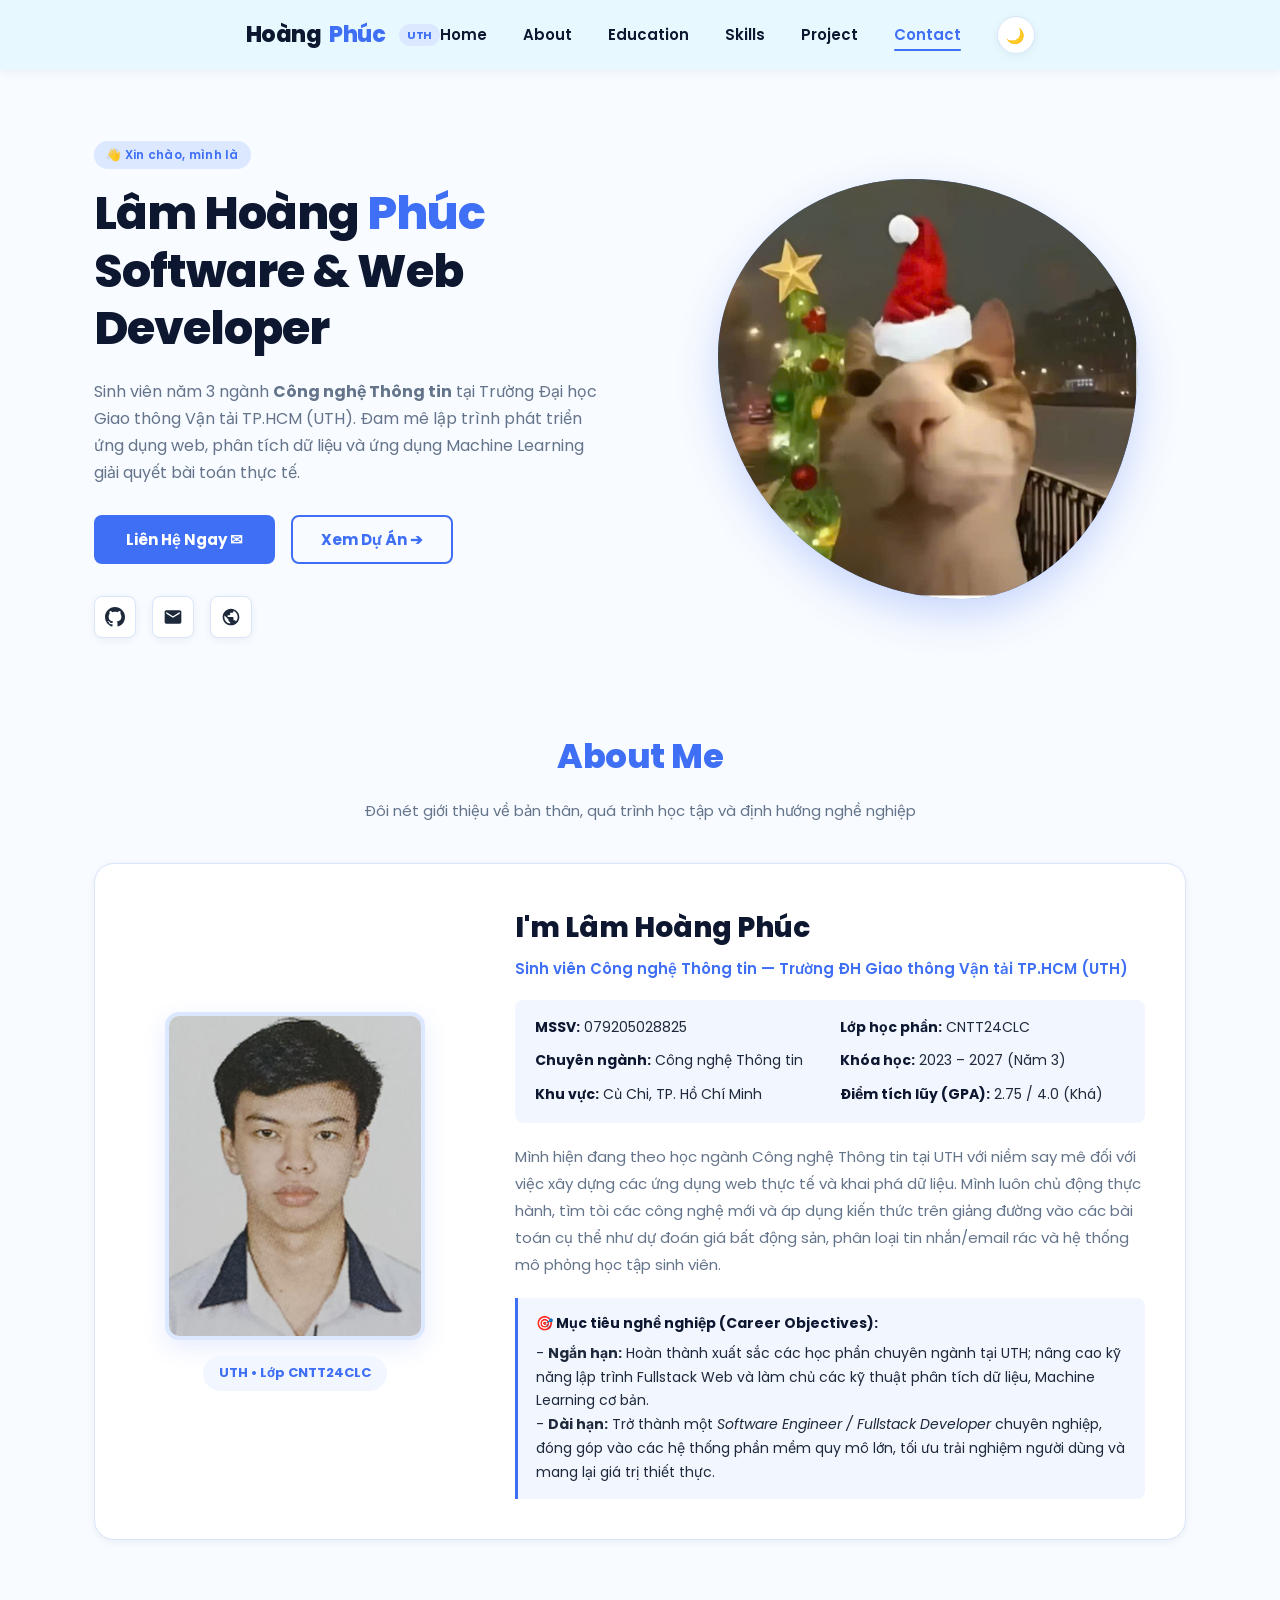
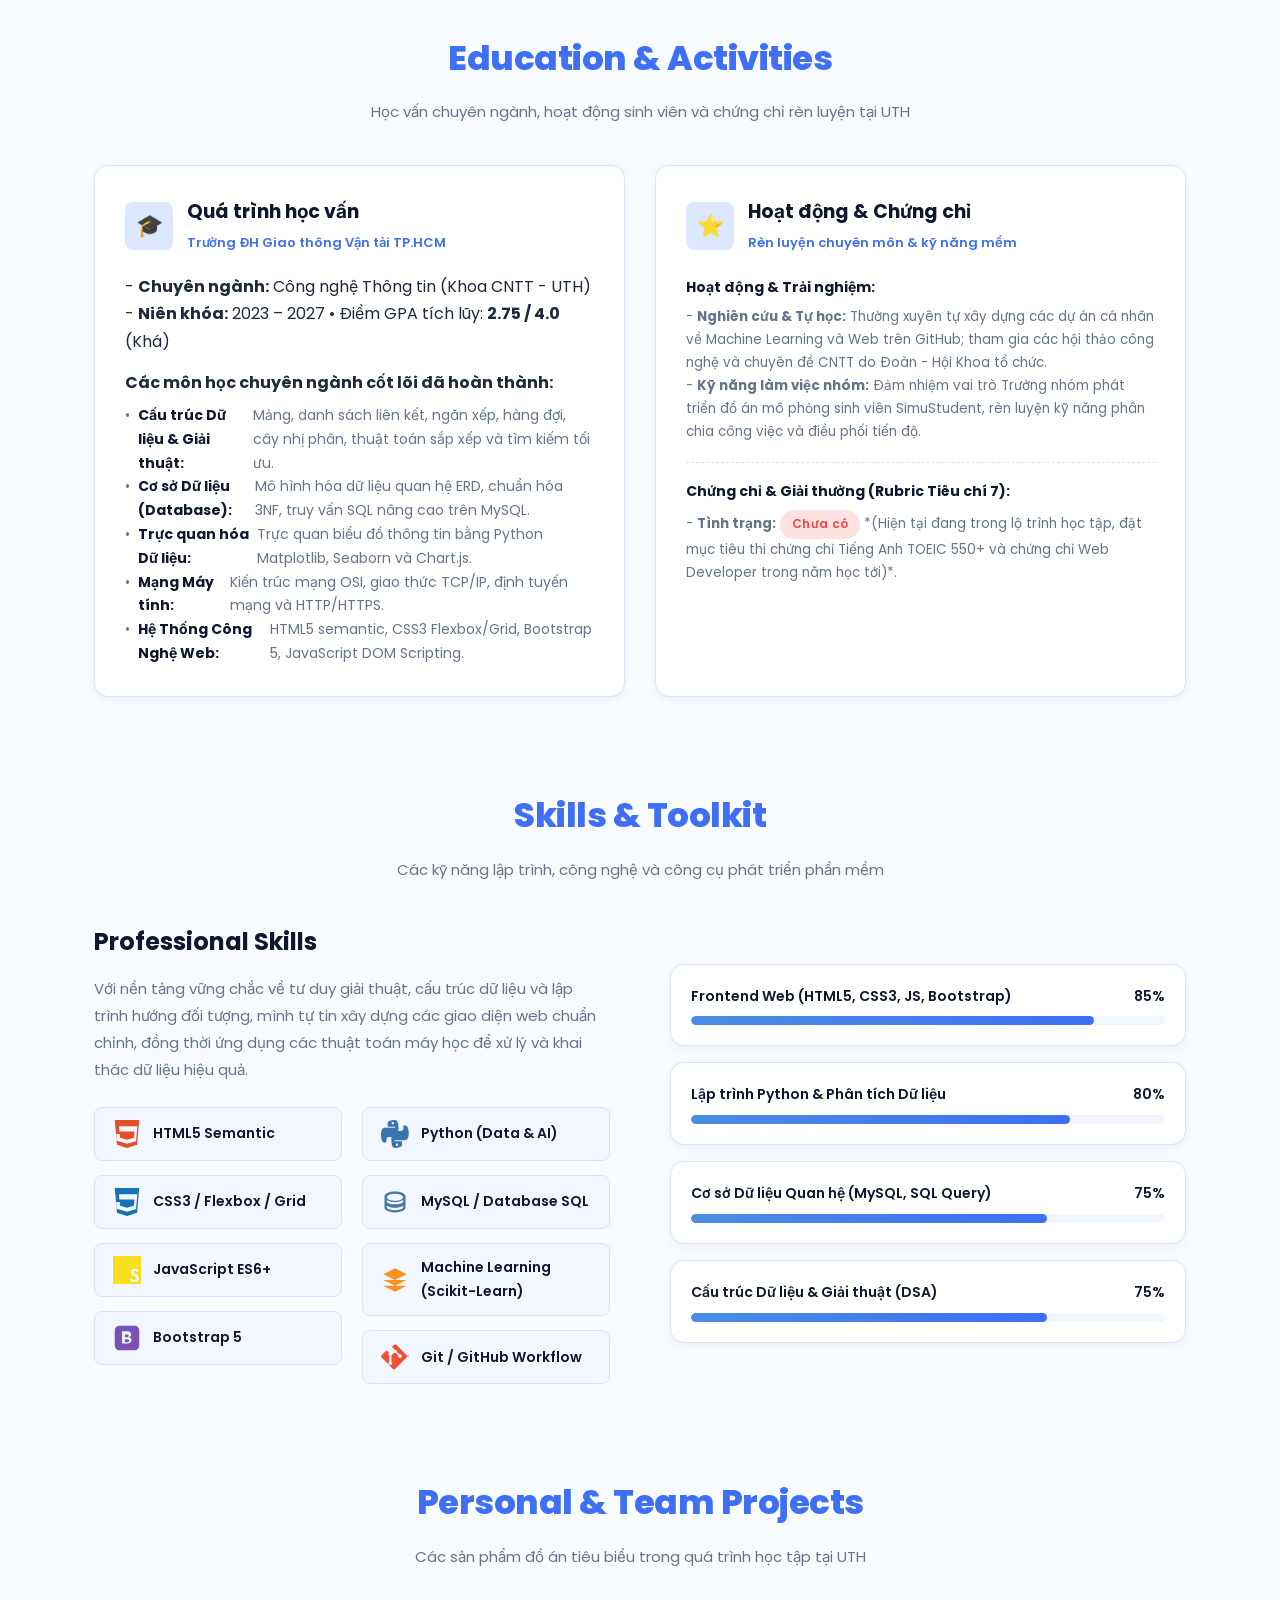
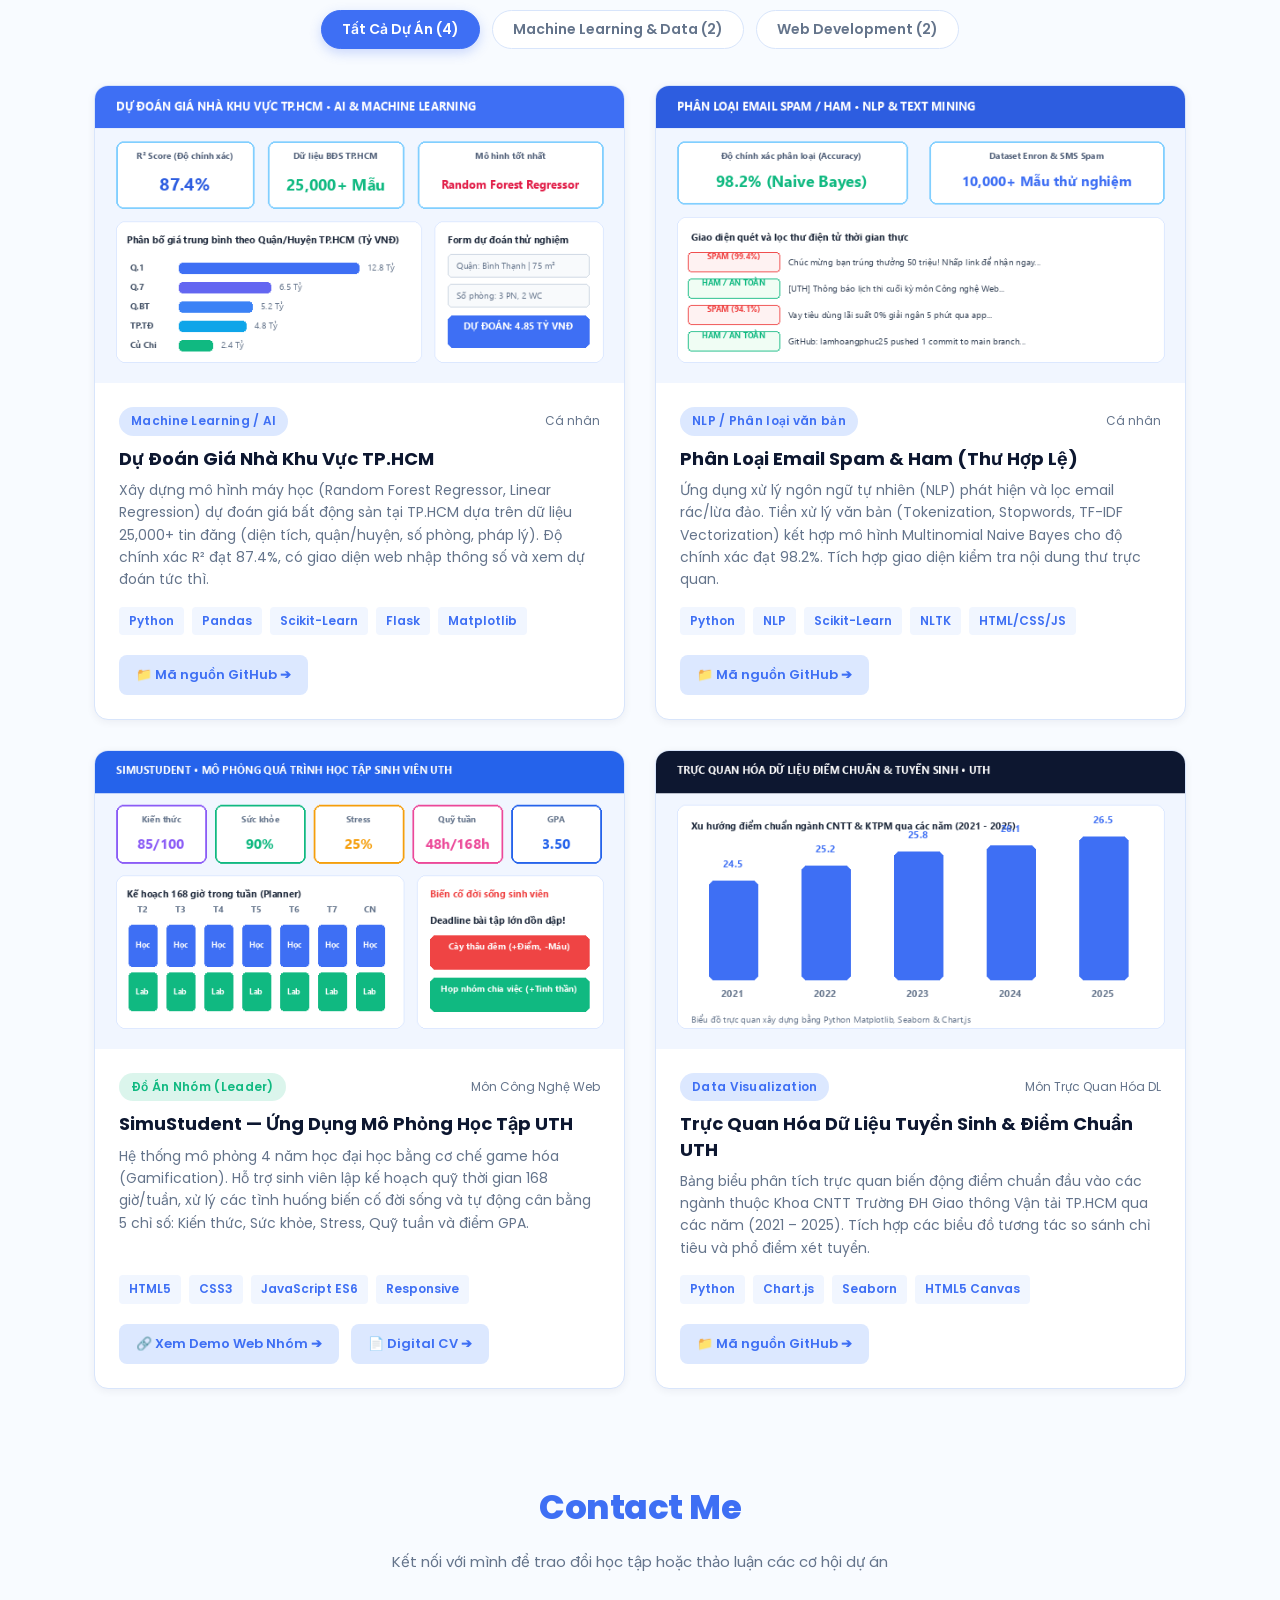
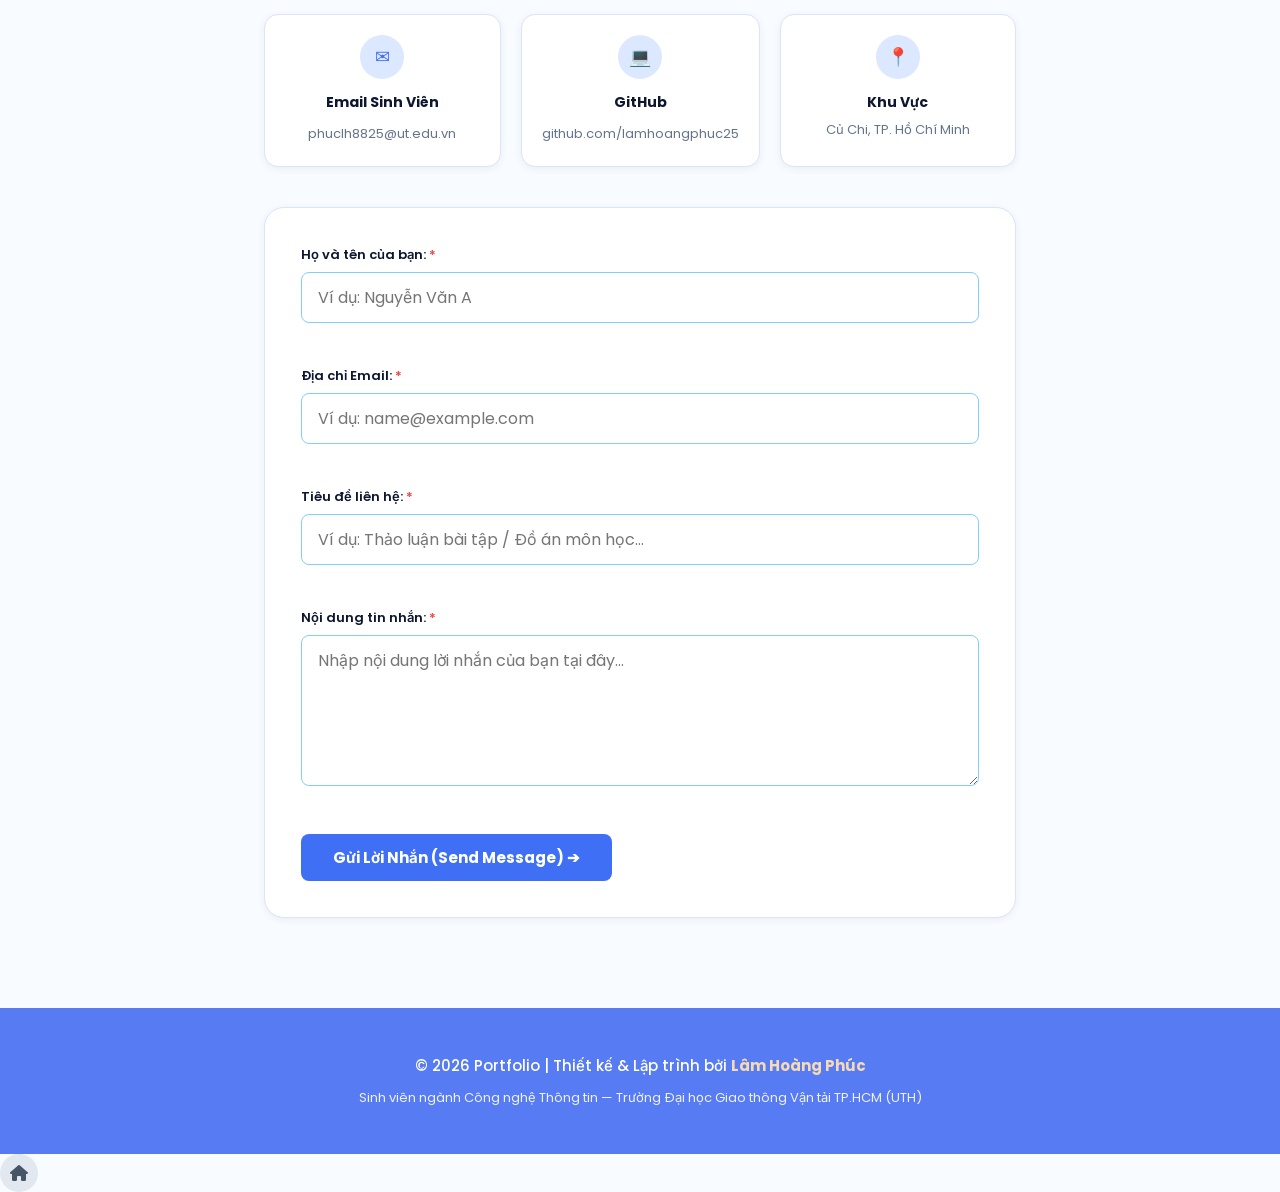
<file: phuc_os_portfolio/index.html>
<!DOCTYPE html>
<html lang="vi">
<head>
  <meta charset="UTF-8">
  <meta name="viewport" content="width=device-width, initial-scale=1.0">
  <meta name="description" content="Portfolio cá nhân của Lâm Hoàng Phúc — Sinh viên ngành Công nghệ Thông tin tại Trường Đại học Giao thông Vận tải TP.HCM (UTH).">
  <meta name="author" content="Lâm Hoàng Phúc">
  <link rel="stylesheet" href="https://cdnjs.cloudflare.com/ajax/libs/font-awesome/6.4.0/css/all.min.css">
  <title>Lâm Hoàng Phúc Portfolio | UTH</title>
  
  <!-- CSS Stylesheet -->
  <link rel="stylesheet" href="style.css">
</head>
<body>

  <!-- ========================================================================
      HEADER & NAVIGATION BAR
      ======================================================================== -->
  <header>
    <nav class="container_header">
      <div class="container_header_left">
        <a href="#home" class="brand-logo">
          Hoàng <span>Phúc</span> <span class="brand-tag">UTH</span>
        </a>
      </div>

      <div class="container_header_right">
        <ul id="nav-list">
          <li><a href="#home" class="nav-link active">Home</a></li>
          <li><a href="#about" class="nav-link">About</a></li>
          <li><a href="#education" class="nav-link">Education</a></li>
          <li><a href="#skills" class="nav-link">Skills</a></li>
          <li><a href="#project" class="nav-link">Project</a></li>
          <li><a href="#contact" class="nav-link">Contact</a></li>
        </ul>

        <div class="header-actions">
          <!-- Dark/Light Theme Toggle (Tiêu chí 14 Rubric) -->
          <button class="theme-toggle" id="theme-toggle-btn" title="Chuyển chế độ Sáng / Tối" aria-label="Toggle theme">
            <span id="theme-icon">🌙</span>
          </button>

          <!-- Mobile Hamburger Menu Button -->
          <button class="mobile-menu-btn" id="mobile-menu-btn" aria-label="Open mobile menu">
            ☰
          </button>
        </div>
      </div>
    </nav>
  </header>

  <!-- ========================================================================
      MAIN CONTENT
      ======================================================================== -->
  <main class="main_container">

    <!-- 1. HOME / HERO SECTION -->
    <section id="home" class="main_container_home">
      <div class="main_home_left">
        <div class="home-badge-wrapper">
          <span class="badge badge-primary">👋 Xin chào, mình là</span>
        </div>
        <h1>
          Lâm Hoàng <span>Phúc</span> <br>
          Software & Web Developer
        </h1>
        <p class="home-bio">
          Sinh viên năm 3 ngành <strong>Công nghệ Thông tin</strong> tại Trường Đại học Giao thông Vận tải TP.HCM (UTH). Đam mê lập trình phát triển ứng dụng web, phân tích dữ liệu và ứng dụng Machine Learning giải quyết bài toán thực tế.
        </p>

        <div class="home-cta-row">
          <a href="#contact" class="button">Liên Hệ Ngay ✉</a>
          <a href="#project" class="button-outline">Xem Dự Án ➔</a>
        </div>

        <div class="home_left_social">
          <!-- GitHub -->
          <a href="https://github.com/lamhoangphuc25" target="_blank" rel="noopener noreferrer" class="social-icon-btn" title="GitHub Profile">
            <svg viewBox="0 0 24 24">
              <path d="M12 0C5.37 0 0 5.37 0 12c0 5.31 3.435 9.795 8.205 11.385.6.105.825-.255.825-.57 0-.285-.015-1.23-.015-2.235-3.015.555-3.795-.735-4.035-1.41-.135-.345-.72-1.41-1.23-1.695-.42-.225-1.02-.78-.015-.795.945-.015 1.62.87 1.845 1.23 1.08 1.815 2.805 1.305 3.495.99.105-.78.42-1.305.765-1.605-2.67-.3-5.46-1.335-5.46-5.925 0-1.305.465-2.385 1.23-3.225-.12-.3-.54-1.53.12-3.18 0 0 1.005-.315 3.3 1.23.96-.27 1.98-.405 3-.405s2.04.135 3 .405c2.295-1.56 3.3-1.23 3.3-1.23.66 1.65.24 2.88.12 3.18.765.84 1.23 1.905 1.23 3.225 0 4.605-2.805 5.625-5.475 5.925.435.375.81 1.095.81 2.22 0 1.605-.015 2.895-.015 3.3 0 .315.225.69.825.57A12.02 12.02 0 0024 12c0-6.63-5.37-12-12-12z"/>
            </svg>
          </a>
          <!-- Email -->
          <a href="mailto:phuclh8825@ut.edu.vn" class="social-icon-btn" title="Email UTH">
            <svg viewBox="0 0 24 24">
              <path d="M20 4H4c-1.1 0-1.99.9-1.99 2L2 18c0 1.1.9 2 2 2h16c1.1 0 2-.9 2-2V6c0-1.1-.9-2-2-2zm0 4l-8 5-8-5V6l8 5 8-5v2z"/>
            </svg>
          </a>
          <!-- Web Nhóm -->
          <a href="../web_nhom/index.html" target="_blank" class="social-icon-btn" title="Đồ án Web Nhóm UTH">
            <svg viewBox="0 0 24 24">
              <path d="M12 2C6.48 2 2 6.48 2 12s4.48 10 10 10 10-4.48 10-10S17.52 2 12 2zm-1 17.93c-3.95-.49-7-3.85-7-7.93 0-.62.08-1.21.21-1.79L9 15v1c0 1.1.9 2 2 2v1.93zm6.9-2.54c-.26-.81-1-1.39-1.9-1.39h-1v-3c0-.55-.45-1-1-1H8v-2h2c.55 0 1-.45 1-1V7h2c1.1 0 2-.9 2-2v-.41c2.93 1.19 5 4.06 5 7.41 0 2.08-.8 3.97-2.1 5.39z"/>
            </svg>
          </a>
        </div>
      </div>

      <!-- Right Avatar with Organic Shape Backdrop -->
      <div class="main_home_right">
        <div class="home_right_avarta">
          <div class="right_personal_picture">
            <img src="images/hero_cat.png" alt="Lâm Hoàng Phúc Avatar">
          </div>
        </div>
      </div>
    </section>

    <!-- 2. ABOUT SECTION -->
    <section id="about" class="main_container_about">
      <h2 class="title">About Me</h2>
      <p class="section-desc">Đôi nét giới thiệu về bản thân, quá trình học tập và định hướng nghề nghiệp</p>

      <div class="container_about_introduce">
        <div class="container_about_left">
          <div class="about-avatar-card">
            <img src="images/avatar_phuc.png" alt="Lâm Hoàng Phúc">
          </div>
          <span class="about-badge-status">UTH • Lớp CNTT24CLC</span>
        </div>

        <div class="container_about_right">
          <div class="about_name_title">
            <h2>I'm Lâm Hoàng Phúc</h2>
            <span class="about-subtitle">Sinh viên Công nghệ Thông tin — Trường ĐH Giao thông Vận tải TP.HCM (UTH)</span>
          </div>

          <div class="about-info-grid">
            <div class="about-info-item"><strong>MSSV:</strong> 079205028825</div>
            <div class="about-info-item"><strong>Lớp học phần:</strong> CNTT24CLC</div>
            <div class="about-info-item"><strong>Chuyên ngành:</strong> Công nghệ Thông tin</div>
            <div class="about-info-item"><strong>Khóa học:</strong> 2023 – 2027 (Năm 3)</div>
            <div class="about-info-item"><strong>Khu vực:</strong> Củ Chi, TP. Hồ Chí Minh</div>
            <div class="about-info-item"><strong>Điểm tích lũy (GPA):</strong> 2.75 / 4.0 (Khá)</div>
          </div>

          <p class="about-text">
            Mình hiện đang theo học ngành Công nghệ Thông tin tại UTH với niềm say mê đối với việc xây dựng các ứng dụng web thực tế và khai phá dữ liệu. Mình luôn chủ động thực hành, tìm tòi các công nghệ mới và áp dụng kiến thức trên giảng đường vào các bài toán cụ thể như dự đoán giá bất động sản, phân loại tin nhắn/email rác và hệ thống mô phỏng học tập sinh viên.
          </p>

          <div class="about-career-box">
            <h4>🎯 Mục tiêu nghề nghiệp (Career Objectives):</h4>
            <p>
              - <strong>Ngắn hạn:</strong> Hoàn thành xuất sắc các học phần chuyên ngành tại UTH; nâng cao kỹ năng lập trình Fullstack Web và làm chủ các kỹ thuật phân tích dữ liệu, Machine Learning cơ bản.<br>
              - <strong>Dài hạn:</strong> Trở thành một <em>Software Engineer / Fullstack Developer</em> chuyên nghiệp, đóng góp vào các hệ thống phần mềm quy mô lớn, tối ưu trải nghiệm người dùng và mang lại giá trị thiết thực.
            </p>
          </div>
        </div>
      </div>
    </section>

    <!-- 3. EDUCATION & HONORS (Tiêu chí 5 & 7 Rubric) -->
    <section id="education" class="main_container_education">
      <h2 class="title">Education & Activities</h2>
      <p class="section-desc">Học vấn chuyên ngành, hoạt động sinh viên và chứng chỉ rèn luyện tại UTH</p>

      <div class="edu-grid">
        <!-- Education Card -->
        <article class="edu-card">
          <div class="edu-card-header">
            <div class="edu-icon">🎓</div>
            <div>
              <h3>Quá trình học vấn</h3>
              <span>Trường ĐH Giao thông Vận tải TP.HCM</span>
            </div>
          </div>
          <p>
            - <strong>Chuyên ngành:</strong> Công nghệ Thông tin (Khoa CNTT - UTH)<br>
            - <strong>Niên khóa:</strong> 2023 – 2027 • Điểm GPA tích lũy: <strong>2.75 / 4.0</strong> (Khá)
          </p>
          <div class="edu-courses-list">
            <strong>Các môn học chuyên ngành cốt lõi đã hoàn thành:</strong>
            <ul>
              <li>• <strong>Cấu trúc Dữ liệu & Giải thuật:</strong> Mảng, danh sách liên kết, ngăn xếp, hàng đợi, cây nhị phân, thuật toán sắp xếp và tìm kiếm tối ưu.</li>
              <li>• <strong>Cơ sở Dữ liệu (Database):</strong> Mô hình hóa dữ liệu quan hệ ERD, chuẩn hóa 3NF, truy vấn SQL nâng cao trên MySQL.</li>
              <li>• <strong>Trực quan hóa Dữ liệu:</strong> Trực quan biểu đồ thông tin bằng Python Matplotlib, Seaborn và Chart.js.</li>
              <li>• <strong>Mạng Máy tính:</strong> Kiến trúc mạng OSI, giao thức TCP/IP, định tuyến mạng và HTTP/HTTPS.</li>
              <li>• <strong>Hệ Thống Công Nghệ Web:</strong> HTML5 semantic, CSS3 Flexbox/Grid, Bootstrap 5, JavaScript DOM Scripting.</li>
            </ul>
          </div>
        </article>

        <!-- Activities & Certs Card -->
        <article class="edu-card">
          <div class="edu-card-header">
            <div class="edu-icon">⭐</div>
            <div>
              <h3>Hoạt động & Chứng chỉ</h3>
              <span>Rèn luyện chuyên môn & kỹ năng mềm</span>
            </div>
          </div>
          
          <div style="margin-bottom: 18px;">
            <strong style="color: var(--black); font-size: 14px;">Hoạt động & Trải nghiệm:</strong>
            <p style="color: var(--text-muted); font-size: 13.5px; margin-top: 6px;">
              - <strong>Nghiên cứu & Tự học:</strong> Thường xuyên tự xây dựng các dự án cá nhân về Machine Learning và Web trên GitHub; tham gia các hội thảo công nghệ và chuyên đề CNTT do Đoàn - Hội Khoa tổ chức.<br>
              - <strong>Kỹ năng làm việc nhóm:</strong> Đảm nhiệm vai trò Trưởng nhóm phát triển đồ án mô phỏng sinh viên SimuStudent, rèn luyện kỹ năng phân chia công việc và điều phối tiến độ.
            </p>
          </div>

          <div style="border-top: 1px dashed var(--border-color); padding-top: 14px;">
            <strong style="color: var(--black); font-size: 14px;">Chứng chỉ & Giải thưởng (Rubric Tiêu chí 7):</strong>
            <p style="color: var(--text-muted); font-size: 13.5px; margin-top: 6px;">
              - <strong>Tình trạng:</strong> <span class="badge" style="background:#fee2e2; color:#ef4444;">Chưa có</span> *(Hiện tại đang trong lộ trình học tập, đặt mục tiêu thi chứng chỉ Tiếng Anh TOEIC 550+ và chứng chỉ Web Developer trong năm học tới)*.
            </p>
          </div>
        </article>
      </div>
    </section>

    <!-- 4. SKILLS SECTION -->
    <section id="skills" class="main_container_skills">
      <h2 class="title">Skills & Toolkit</h2>
      <p class="section-desc">Các kỹ năng lập trình, công nghệ và công cụ phát triển phần mềm</p>

      <div class="container_skills">
        <div class="container_skills_left">
          <h2>Professional Skills</h2>
          <p>
            Với nền tảng vững chắc về tư duy giải thuật, cấu trúc dữ liệu và lập trình hướng đối tượng, mình tự tin xây dựng các giao diện web chuẩn chỉnh, đồng thời ứng dụng các thuật toán máy học để xử lý và khai thác dữ liệu hiệu quả.
          </p>

          <div class="container_tech_skills">
            <!-- Column 1: Web Tech -->
            <div class="tech_column_left">
              <div class="tech_icon">
                <!-- HTML5 SVG -->
                <svg viewBox="0 0 24 24" fill="#E34F26"><path d="M1.5 0h21l-1.9 21.2L12 24l-8.6-2.8L1.5 0zm17.4 5.3H5.1l.4 4.5h12.9l-.5 5.5-5.9 1.6-5.9-1.6-.3-3.3h-3l.5 5.7L12 20.3l7.7-2.1 1.2-12.9z"/></svg>
                <h3>HTML5 Semantic</h3>
              </div>
              <div class="tech_icon">
                <!-- CSS3 SVG -->
                <svg viewBox="0 0 24 24" fill="#1572B6"><path d="M1.5 0h21l-1.9 21.2L12 24l-8.6-2.8L1.5 0zm17.4 5.3H5.1l.4 4.5h12.9l-.5 5.5-5.9 1.6-5.9-1.6-.3-3.3h-3l.5 5.7L12 20.3l7.7-2.1 1.2-12.9z"/></svg>
                <h3>CSS3 / Flexbox / Grid</h3>
              </div>
              <div class="tech_icon">
                <!-- JavaScript SVG -->
                <svg viewBox="0 0 24 24" fill="#F7DF1E"><path d="M0 0h24v24H0V0zm22.034 18.276c-.175-1.017-.892-1.794-2.474-2.428-1.583-.635-1.996-1.12-1.996-1.896 0-.648.455-1.071 1.309-1.071.798 0 1.284.341 1.579.972l1.731-1.082c-.524-1.164-1.571-1.776-3.31-1.776-2.183 0-3.642 1.282-3.642 3.031 0 1.773 1.154 2.65 3.098 3.392 1.498.572 1.764.992 1.764 1.733 0 .825-.662 1.326-1.79 1.326-1.258 0-1.896-.653-2.316-1.542l-1.758 1.054c.646 1.458 1.896 2.379 4.074 2.379 2.457 0 4.041-1.378 4.041-3.376l-.31-.796zm-9.753-.163h-2.193v-8.24h2.193v8.24z"/></svg>
                <h3>JavaScript ES6+</h3>
              </div>
              <div class="tech_icon">
                <!-- Bootstrap SVG -->
                <svg viewBox="0 0 24 24" fill="#7952B3"><path d="M22.5 5.5v13a4 4 0 01-4 4h-13a4 4 0 01-4-4v-13a4 4 0 014-4h13a4 4 0 014 4zm-14.7 1.8v9.4h4.4c2.2 0 3.7-1.1 3.7-2.9 0-1.3-.8-2.2-2.1-2.5 1-.4 1.7-1.3 1.7-2.4 0-1.7-1.4-2.6-3.4-2.6H7.8zm2.4 1.8h1.6c1 0 1.6.4 1.6 1.1 0 .8-.6 1.2-1.6 1.2h-1.6V9.1zm0 3.9h1.8c1.1 0 1.8.5 1.8 1.3 0 .9-.7 1.4-1.8 1.4h-1.8V13z"/></svg>
                <h3>Bootstrap 5</h3>
              </div>
            </div>

            <!-- Column 2: Data & Backend -->
            <div class="tech_column_right">
              <div class="tech_icon">
                <!-- Python SVG -->
                <svg viewBox="0 0 24 24" fill="#3776AB"><path d="M11.9 0C5.3 0 5.7 2.9 5.7 2.9L5.8 5.8h6.3v.9H3.3S0 6.3 0 12.9c0 6.6 2.9 6.4 2.9 6.4h1.7v-2.4c0-2.4 2.1-2.3 2.1-2.3h6.3c2 0 1.9-2 1.9-2V6.4c.1 0 .2-6.4-3-6.4zm-1.8 1.8c.6 0 1 .4 1 1s-.4 1-1 1-1-.4-1-1 .4-1 1-1zm1.8 22.2c6.6 0 6.2-2.9 6.2-2.9l-.1-2.9h-6.3v-.9h8.8s3.3.4 3.3-6.2c0-6.6-2.9-6.4-2.9-6.4h-1.7v2.4c0 2.4-2.1 2.3-2.1 2.3h-6.3c-2 0-1.9 2-1.9 2v6.2c0 .1-.2 6.4 3 6.4zm1.8-1.8c-.6 0-1-.4-1-1s.4-1 1-1 1 .4 1 1-.4 1-1 1z"/></svg>
                <h3>Python (Data & AI)</h3>
              </div>
              <div class="tech_icon">
                <!-- MySQL SVG -->
                <svg viewBox="0 0 24 24" fill="#4479A1"><path d="M12 3c-4.97 0-9 1.79-9 4v10c0 2.21 4.03 4 9 4s9-1.79 9-4V7c0-2.21-4.03-4-9-4zm0 2c3.87 0 7 1.34 7 3s-3.13 3-7 3-7-1.34-7-3 3.13-3 7-3zm7 5.23V12c-.79 1.14-3.57 2-7 2s-6.21-.86-7-2v-1.77c1.78 1.09 4.31 1.77 7 1.77s5.22-.68 7-1.77zm0 5V17c-.79 1.14-3.57 2-7 2s-6.21-.86-7-2v-1.77c1.78 1.09 4.31 1.77 7 1.77s5.22-.68 7-1.77z"/></svg>
                <h3>MySQL / Database SQL</h3>
              </div>
              <div class="tech_icon">
                <!-- Machine Learning / Scikit-learn -->
                <svg viewBox="0 0 24 24" fill="#F7931E"><path d="M12 2L2 7l10 5 10-5-10-5zM2 17l10 5 10-5M2 12l10 5 10-5"/></svg>
                <h3>Machine Learning (Scikit-Learn)</h3>
              </div>
              <div class="tech_icon">
                <!-- Git GitHub SVG -->
                <svg viewBox="0 0 24 24" fill="#F05032"><path d="M23.5 12.3c0-.4-.3-.8-.7-.9l-9.8-9.8c-.5-.5-1.3-.5-1.8 0L9.4 3.4l2.4 2.4c.5-.2 1.1-.1 1.5.3.4.4.5 1 .3 1.5l2.3 2.3c.5-.2 1.1-.1 1.5.3.6.6.6 1.6 0 2.2s-1.6.6-2.2 0c-.4-.4-.5-1-.3-1.5L12.6 8.3c-.2.1-.4.2-.6.2s-.4-.1-.6-.2L9 10.6v5.2c.4.3.7.8.7 1.4 0 .9-.8 1.7-1.7 1.7s-1.7-.8-1.7-1.7c0-.6.3-1.1.7-1.4v-5.2c-.4-.3-.7-.8-.7-1.4 0-.7.4-1.2.9-1.5L4.4 6.7.5 10.6c-.5.5-.5 1.3 0 1.8l9.8 9.8c.5.5 1.3.5 1.8 0l11.4-11.4c.5-.5.5-1.2 0-1.5z"/></svg>
                <h3>Git / GitHub Workflow</h3>
              </div>
            </div>
          </div>
        </div>

        <div class="container_skills_right">
          <div class="skill-bar-card">
            <div class="skill-info">
              <span>Frontend Web (HTML5, CSS3, JS, Bootstrap)</span>
              <span>85%</span>
            </div>
            <div class="skill-progress-track">
              <div class="skill-progress-fill" style="width: 85%;"></div>
            </div>
          </div>

          <div class="skill-bar-card">
            <div class="skill-info">
              <span>Lập trình Python & Phân tích Dữ liệu</span>
              <span>80%</span>
            </div>
            <div class="skill-progress-track">
              <div class="skill-progress-fill" style="width: 80%;"></div>
            </div>
          </div>

          <div class="skill-bar-card">
            <div class="skill-info">
              <span>Cơ sở Dữ liệu Quan hệ (MySQL, SQL Query)</span>
              <span>75%</span>
            </div>
            <div class="skill-progress-track">
              <div class="skill-progress-fill" style="width: 75%;"></div>
            </div>
          </div>

          <div class="skill-bar-card">
            <div class="skill-info">
              <span>Cấu trúc Dữ liệu & Giải thuật (DSA)</span>
              <span>75%</span>
            </div>
            <div class="skill-progress-track">
              <div class="skill-progress-fill" style="width: 75%;"></div>
            </div>
          </div>
        </div>
      </div>
    </section>

    <!-- 5. PERSONAL & TEAM PROJECTS (User-specified topics) -->
    <section id="project" class="main_container_project">
      <h2 class="title">Personal & Team Projects</h2>
      <p class="section-desc">Các sản phẩm đồ án tiêu biểu trong quá trình học tập tại UTH</p>

      <!-- Filter Buttons (Tiêu chí 14 Rubric) -->
      <div class="project-filter-buttons">
        <button class="filter-btn active" data-filter="all">Tất Cả Dự Án (4)</button>
        <button class="filter-btn" data-filter="ai">Machine Learning & Data (2)</button>
        <button class="filter-btn" data-filter="web">Web Development (2)</button>
      </div>

      <div class="container_project_show">
        <!-- Project 1: House Price Prediction (User requested) -->
        <article class="project-card-item" data-category="ai">
          <div class="project-img-wrapper">
            <img src="images/project_house_price.png" alt="Dự đoán giá nhà khu vực TP.HCM">
          </div>
          <div class="project-content">
            <div class="project-meta-row">
              <span class="badge badge-primary">Machine Learning / AI</span>
              <span style="font-size: 12px; color: var(--text-muted);">Cá nhân</span>
            </div>
            <h3>Dự Đoán Giá Nhà Khu Vực TP.HCM</h3>
            <p>
              Xây dựng mô hình máy học (Random Forest Regressor, Linear Regression) dự đoán giá bất động sản tại TP.HCM dựa trên dữ liệu 25,000+ tin đăng (diện tích, quận/huyện, số phòng, pháp lý). Độ chính xác R² đạt 87.4%, có giao diện web nhập thông số và xem dự đoán tức thì.
            </p>
            <div class="tech-tags">
              <span class="tech-tag-pill">Python</span>
              <span class="tech-tag-pill">Pandas</span>
              <span class="tech-tag-pill">Scikit-Learn</span>
              <span class="tech-tag-pill">Flask</span>
              <span class="tech-tag-pill">Matplotlib</span>
            </div>
            <div class="project-actions">
              <a href="https://github.com/lamhoangphuc25" target="_blank" rel="noopener noreferrer" class="project-btn-small">
                📁 Mã nguồn GitHub ➔
              </a>
            </div>
          </div>
        </article>

        <!-- Project 2: Email Spam Classification (User requested) -->
        <article class="project-card-item" data-category="ai">
          <div class="project-img-wrapper">
            <img src="images/project_email_spam.png" alt="Phân loại Email Spam với không Spam">
          </div>
          <div class="project-content">
            <div class="project-meta-row">
              <span class="badge badge-primary">NLP / Phân loại văn bản</span>
              <span style="font-size: 12px; color: var(--text-muted);">Cá nhân</span>
            </div>
            <h3>Phân Loại Email Spam & Ham (Thư Hợp Lệ)</h3>
            <p>
              Ứng dụng xử lý ngôn ngữ tự nhiên (NLP) phát hiện và lọc email rác/lừa đảo. Tiền xử lý văn bản (Tokenization, Stopwords, TF-IDF Vectorization) kết hợp mô hình Multinomial Naive Bayes cho độ chính xác đạt 98.2%. Tích hợp giao diện kiểm tra nội dung thư trực quan.
            </p>
            <div class="tech-tags">
              <span class="tech-tag-pill">Python</span>
              <span class="tech-tag-pill">NLP</span>
              <span class="tech-tag-pill">Scikit-Learn</span>
              <span class="tech-tag-pill">NLTK</span>
              <span class="tech-tag-pill">HTML/CSS/JS</span>
            </div>
            <div class="project-actions">
              <a href="https://github.com/lamhoangphuc25" target="_blank" rel="noopener noreferrer" class="project-btn-small">
                📁 Mã nguồn GitHub ➔
              </a>
            </div>
          </div>
        </article>

        <!-- Project 3: SimuStudent UTH -->
        <article class="project-card-item" data-category="web">
          <div class="project-img-wrapper">
            <img src="images/project_simustudent.png" alt="Đồ án SimuStudent UTH">
          </div>
          <div class="project-content">
            <div class="project-meta-row">
              <span class="badge badge-success">Đồ Án Nhóm (Leader)</span>
              <span style="font-size: 12px; color: var(--text-muted);">Môn Công Nghệ Web</span>
            </div>
            <h3>SimuStudent — Ứng Dụng Mô Phỏng Học Tập UTH</h3>
            <p>
              Hệ thống mô phỏng 4 năm học đại học bằng cơ chế game hóa (Gamification). Hỗ trợ sinh viên lập kế hoạch quỹ thời gian 168 giờ/tuần, xử lý các tình huống biến cố đời sống và tự động cân bằng 5 chỉ số: Kiến thức, Sức khỏe, Stress, Quỹ tuần và điểm GPA.
            </p>
            <div class="tech-tags">
              <span class="tech-tag-pill">HTML5</span>
              <span class="tech-tag-pill">CSS3</span>
              <span class="tech-tag-pill">JavaScript ES6</span>
              <span class="tech-tag-pill">Responsive</span>
            </div>
            <div class="project-actions">
              <a href="../web_nhom/index.html" target="_blank" class="project-btn-small">
                🔗 Xem Demo Web Nhóm ➔
              </a>
              <a href="../web_nhom/member1_cv.html" target="_blank" class="project-btn-small">
                📄 Digital CV ➔
              </a>
            </div>
          </div>
        </article>

        <!-- Project 4: Data Visualization UTH -->
        <article class="project-card-item" data-category="web">
          <div class="project-img-wrapper">
            <img src="images/project_data_vis.png" alt="Trực quan hóa dữ liệu điểm chuẩn UTH">
          </div>
          <div class="project-content">
            <div class="project-meta-row">
              <span class="badge badge-primary">Data Visualization</span>
              <span style="font-size: 12px; color: var(--text-muted);">Môn Trực Quan Hóa DL</span>
            </div>
            <h3>Trực Quan Hóa Dữ Liệu Tuyển Sinh & Điểm Chuẩn UTH</h3>
            <p>
              Bảng biểu phân tích trực quan biến động điểm chuẩn đầu vào các ngành thuộc Khoa CNTT Trường ĐH Giao thông Vận tải TP.HCM qua các năm (2021 – 2025). Tích hợp các biểu đồ tương tác so sánh chỉ tiêu và phổ điểm xét tuyển.
            </p>
            <div class="tech-tags">
              <span class="tech-tag-pill">Python</span>
              <span class="tech-tag-pill">Chart.js</span>
              <span class="tech-tag-pill">Seaborn</span>
              <span class="tech-tag-pill">HTML5 Canvas</span>
            </div>
            <div class="project-actions">
              <a href="https://github.com/lamhoangphuc25" target="_blank" rel="noopener noreferrer" class="project-btn-small">
                📁 Mã nguồn GitHub ➔
              </a>
            </div>
          </div>
        </article>
      </div>
    </section>

    <!-- 6. CONTACT SECTION (Form with JS Validation - Tiêu chí 15) -->
    <section id="contact" class="main_container_contact">
      <h2 class="title">Contact Me</h2>
      <p class="section-desc">Kết nối với mình để trao đổi học tập hoặc thảo luận các cơ hội dự án</p>

      <!-- Mini Contact Cards -->
      <div class="contact-info-cards">
        <div class="contact-mini-card">
          <div class="contact-mini-icon">✉</div>
          <h4>Email Sinh Viên</h4>
          <a href="mailto:phuclh8825@ut.edu.vn">phuclh8825@ut.edu.vn</a>
        </div>
        <div class="contact-mini-card">
          <div class="contact-mini-icon">💻</div>
          <h4>GitHub</h4>
          <a href="https://github.com/lamhoangphuc25" target="_blank" rel="noopener noreferrer">github.com/lamhoangphuc25</a>
        </div>
        <div class="contact-mini-card">
          <div class="contact-mini-icon">📍</div>
          <h4>Khu Vực</h4>
          <p>Củ Chi, TP. Hồ Chí Minh</p>
        </div>
      </div>

      <!-- Contact Form -->
      <form id="contact-form" class="contact_form" novalidate>
        <div class="form-group">
          <label for="contact-name">Họ và tên của bạn: <span style="color: var(--danger);">*</span></label>
          <input type="text" id="contact-name" placeholder="Ví dụ: Nguyễn Văn A" autocomplete="name">
          <span class="error-text" id="err-name"></span>
        </div>

        <div class="form-group">
          <label for="contact-email">Địa chỉ Email: <span style="color: var(--danger);">*</span></label>
          <input type="email" id="contact-email" placeholder="Ví dụ: name@example.com" autocomplete="email">
          <span class="error-text" id="err-email"></span>
        </div>

        <div class="form-group">
          <label for="contact-subject">Tiêu đề liên hệ: <span style="color: var(--danger);">*</span></label>
          <input type="text" id="contact-subject" placeholder="Ví dụ: Thảo luận bài tập / Đồ án môn học...">
          <span class="error-text" id="err-subject"></span>
        </div>

        <div class="form-group">
          <label for="contact-message">Nội dung tin nhắn: <span style="color: var(--danger);">*</span></label>
          <textarea id="contact-message" rows="5" placeholder="Nhập nội dung lời nhắn của bạn tại đây..."></textarea>
          <span class="error-text" id="err-message"></span>
        </div>

        <button type="submit" class="button" id="btn-submit" style="align-self: flex-start; margin-top: 6px;">
          Gửi Lời Nhắn (Send Message) ➔
        </button>

        <!-- JS Feedback Alert Box -->
        <div id="contact-feedback" class="contact-feedback-box"></div>
      </form>
    </section>

  </main>

  <!-- ========================================================================
      FOOTER
      ======================================================================== -->
  <footer>
    <div class="main_container_footer">
      <h3>
        © 2026 Portfolio | Thiết kế & Lập trình bởi <span>Lâm Hoàng Phúc</span>
      </h3>
      <p>Sinh viên ngành Công nghệ Thông tin — Trường Đại học Giao thông Vận tải TP.HCM (UTH)</p>
    </div>
  </footer>

  <!-- Back to Top Floating Button -->
  <button class="back-to-top" id="back-to-top" title="Lên đầu trang" aria-label="Back to top">
    ↑
  </button>

  <!-- JavaScript File -->
  <script src="main.js"></script>
</body>
<!-- Nút quay về trang chủ nhóm -->
<a href="../index.html" class="btn-back-taskbar">
    <i class="fa-solid fa-house"></i>
</a>
</html>
</file>
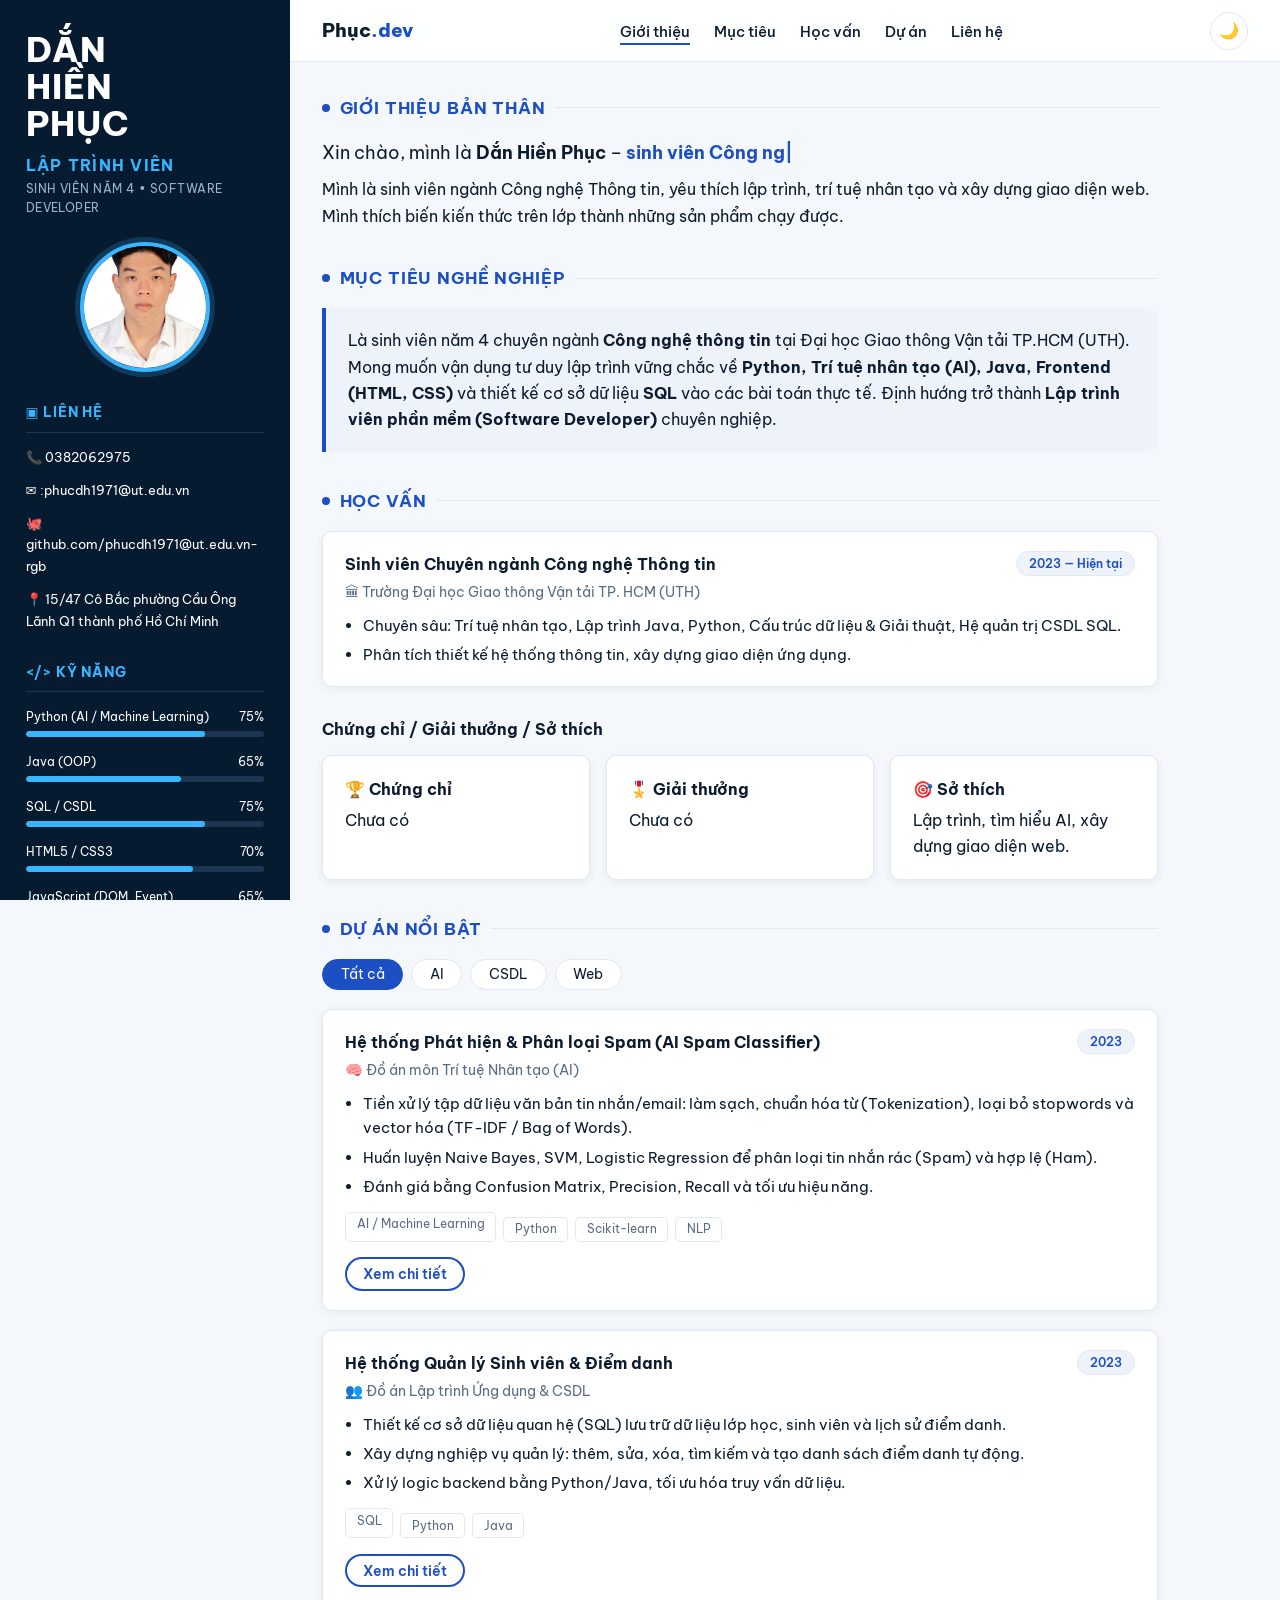
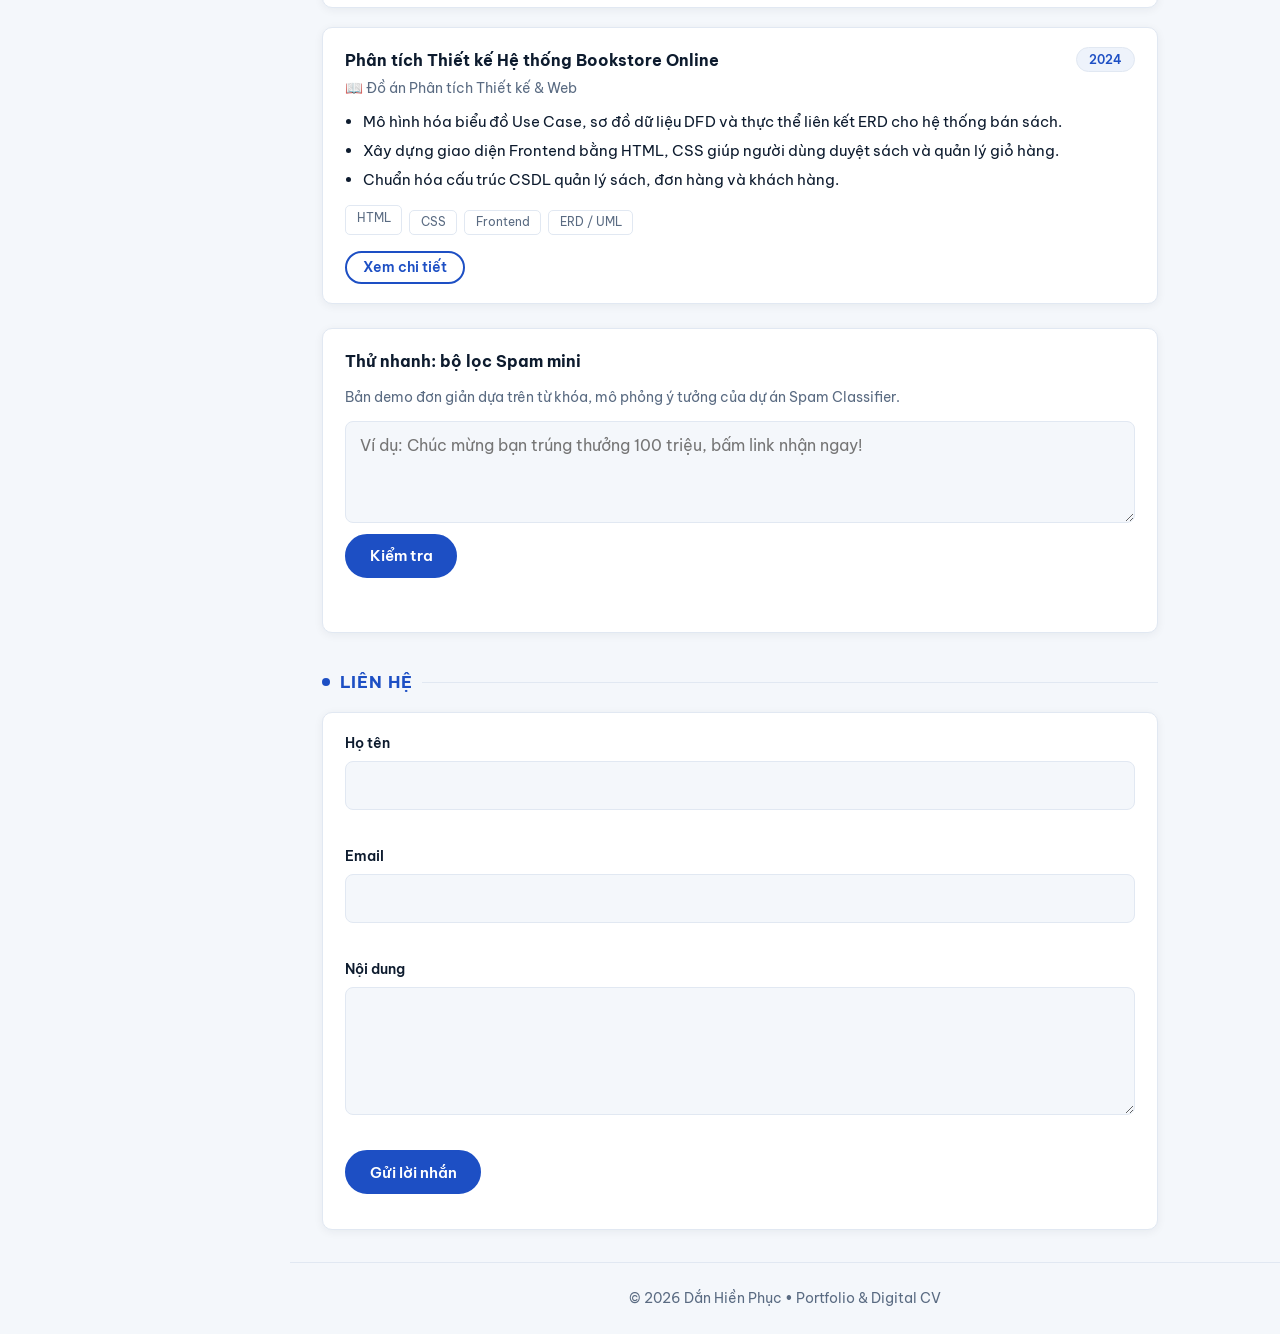
<file: portfolio/index.html>
<!DOCTYPE html>
<html lang="vi">
<head>
  <meta charset="UTF-8">
  <meta name="viewport" content="width=device-width, initial-scale=1.0">
  <meta name="description" content="Portfolio của Dắn Hiền Phục - sinh viên CNTT UTH, định hướng Software Developer">
  <title>Dắn Hiền Phục | Portfolio</title>
  <link rel="preconnect" href="https://fonts.googleapis.com">
  <link rel="preconnect" href="https://fonts.gstatic.com" crossorigin>
  <link href="https://fonts.googleapis.com/css2?family=Be+Vietnam+Pro:wght@400;500;600;700;800&display=swap" rel="stylesheet">
  <link rel="stylesheet" href="css/style.css">
</head>
<body>
  <div class="layout">

    <!-- ===== SIDEBAR (banner giới thiệu) ===== -->
    <aside class="sidebar" id="sidebar">
      <div class="sidebar__top">
        <h1 class="sidebar__name">Dắn<br>Hiền<br>Phục</h1>
        <p class="sidebar__role">Lập trình viên</p>
        <p class="sidebar__sub">Sinh viên năm 4 • Software Developer</p>
        <img class="avatar" src="images/avarta.jpg" alt="Ảnh đại diện của Dắn Hiền Phục" width="130" height="130">
      </div>

      <section class="side-block" aria-labelledby="contactTitle">
        <h2 class="side-title" id="contactTitle">▣ Liên hệ</h2>
        <ul class="side-contact">
          <li>📞 <a href="tel:0382062975">0382062975</a></li>
          <li>✉️ <a href="mailto:phucdh1971@ut.edu.vn">:phucdh1971@ut.edu.vn</a></li>
          <li>🐙 <a href="https://github.com/:phucdh1971@ut.edu.vn-rgb" target="_blank" rel="noopener">github.com/phucdh1971@ut.edu.vn-rgb</a></li>
          <li>📍 15/47 Cô Bắc phường Cầu Ông Lãnh Q1 thành phố Hồ Chí Minh</li>
        </ul
      </section>

      <section class="side-block" id="skills" aria-labelledby="skillTitle">
        <h2 class="side-title" id="skillTitle">&lt;/&gt; Kỹ năng</h2>
        <div class="skill"><div class="skill__head"><span>Python (AI / Machine Learning)</span><span>75%</span></div><div class="bar"><div class="bar__fill" data-level="75"></div></div></div>
        <div class="skill"><div class="skill__head"><span>Java (OOP)</span><span>65%</span></div><div class="bar"><div class="bar__fill" data-level="65"></div></div></div>
        <div class="skill"><div class="skill__head"><span>SQL / CSDL</span><span>75%</span></div><div class="bar"><div class="bar__fill" data-level="75"></div></div></div>
        <div class="skill"><div class="skill__head"><span>HTML5 / CSS3</span><span>70%</span></div><div class="bar"><div class="bar__fill" data-level="70"></div></div></div>
        <div class="skill"><div class="skill__head"><span>JavaScript (DOM, Event)</span><span>65%</span></div><div class="bar"><div class="bar__fill" data-level="65"></div></div></div>
      </section>

      <section class="side-block" aria-labelledby="orientTitle">
        <h2 class="side-title" id="orientTitle">◉ Định hướng</h2>
        <ul class="side-list">
          <li>Trở thành Lập trình viên phần mềm chuyên nghiệp (Software Developer).</li>
          <li>Ứng dụng Trí tuệ nhân tạo (AI/Machine Learning) vào bài toán thực tiễn.</li>
          <li>Nâng cao kỹ năng phát triển Web Frontend và Full-stack.</li>
        </ul>
      </section>
    </aside>

    <!-- ===== CỘT NỘI DUNG ===== -->
    <div class="content">
      <header class="header" id="header">
        <nav class="nav" aria-label="Điều hướng chính">
          <a href="#about" class="logo">Phục<span>.dev</span></a>
          <ul class="nav__menu" id="navMenu">
            <li><a href="#about" class="nav__link">Giới thiệu</a></li>
            <li><a href="#goal" class="nav__link">Mục tiêu</a></li>
            <li><a href="#education" class="nav__link">Học vấn</a></li>
            <li><a href="#projects" class="nav__link">Dự án</a></li>
            <li><a href="#contact" class="nav__link">Liên hệ</a></li>
          </ul>
          <div class="nav__actions">
            <button class="icon-btn" id="themeToggle" aria-label="Chuyển chế độ sáng/tối">🌙</button>
            <button class="icon-btn nav__burger" id="burger" aria-label="Mở menu" aria-expanded="false">☰</button>
          </div>
        </nav>
      </header>

      <main class="main">
        <!-- GIỚI THIỆU -->
        <section class="block" id="about">
          <h2 class="block__title">Giới thiệu bản thân</h2>
          <p class="intro">Xin chào, mình là <strong>Dắn Hiền Phục</strong> – <span id="typed" class="typed"></span><span class="cursor">|</span></p>
          <p>Mình là sinh viên ngành Công nghệ Thông tin, yêu thích lập trình, trí tuệ nhân tạo và xây dựng giao diện web. Mình thích biến kiến thức trên lớp thành những sản phẩm chạy được.</p>
        </section>

        <!-- MỤC TIÊU -->
        <section class="block" id="goal">
          <h2 class="block__title">Mục tiêu nghề nghiệp</h2>
          <blockquote class="goal">
            Là sinh viên năm 4 chuyên ngành <strong>Công nghệ thông tin</strong> tại Đại học Giao thông Vận tải TP.HCM (UTH). Mong muốn vận dụng tư duy lập trình vững chắc về <strong>Python, Trí tuệ nhân tạo (AI), Java, Frontend (HTML, CSS)</strong> và thiết kế cơ sở dữ liệu <strong>SQL</strong> vào các bài toán thực tế. Định hướng trở thành <strong>Lập trình viên phần mềm (Software Developer)</strong> chuyên nghiệp.
          </blockquote>
        </section>

        <!-- HỌC VẤN -->
        <section class="block" id="education">
          <h2 class="block__title">Học vấn</h2>
          <article class="card">
            <div class="card__head">
              <h3>Sinh viên Chuyên ngành Công nghệ Thông tin</h3>
              <span class="badge">2023 — Hiện tại</span>
            </div>
            <p class="muted">🏛 Trường Đại học Giao thông Vận tải TP. HCM (UTH)</p>
            <ul>
              <li>Chuyên sâu: Trí tuệ nhân tạo, Lập trình Java, Python, Cấu trúc dữ liệu &amp; Giải thuật, Hệ quản trị CSDL SQL.</li>
              <li>Phân tích thiết kế hệ thống thông tin, xây dựng giao diện ứng dụng.</li>
            </ul>
          </article>

          <h3 class="sub-title">Chứng chỉ / Giải thưởng / Sở thích</h3>
          <div class="extras">
            <article class="card"><h4>🏆 Chứng chỉ</h4><p>Chưa có</p></article>
            <article class="card"><h4>🎖️ Giải thưởng</h4><p>Chưa có</p></article>
            <article class="card"><h4>🎯 Sở thích</h4><p>Lập trình, tìm hiểu AI, xây dựng giao diện web.</p></article>
          </div>
        </section>

        <!-- DỰ ÁN -->
        <section class="block" id="projects">
          <h2 class="block__title">Dự án nổi bật</h2>
          <div class="filters" role="group" aria-label="Lọc dự án">
            <button class="filter is-active" data-filter="all">Tất cả</button>
            <button class="filter" data-filter="ai">AI</button>
            <button class="filter" data-filter="data">CSDL</button>
            <button class="filter" data-filter="web">Web</button>
          </div>

          <div class="projects" id="projectGrid">
            <article class="project card" data-category="ai" data-id="spam">
              <div class="card__head">
                <h3>Hệ thống Phát hiện &amp; Phân loại Spam (AI Spam Classifier)</h3>
                <span class="badge">2023</span>
              </div>
              <p class="muted">🧠 Đồ án môn Trí tuệ Nhân tạo (AI)</p>
              <ul>
                <li>Tiền xử lý tập dữ liệu văn bản tin nhắn/email: làm sạch, chuẩn hóa từ (Tokenization), loại bỏ stopwords và vector hóa (TF-IDF / Bag of Words).</li>
                <li>Huấn luyện Naive Bayes, SVM, Logistic Regression để phân loại tin nhắn rác (Spam) và hợp lệ (Ham).</li>
                <li>Đánh giá bằng Confusion Matrix, Precision, Recall và tối ưu hiệu năng.</li>
              </ul>
              <ul class="tags"><li>AI / Machine Learning</li><li>Python</li><li>Scikit-learn</li><li>NLP</li></ul>
              <button class="btn btn--small js-detail">Xem chi tiết</button>
            </article>

            <article class="project card" data-category="data" data-id="student">
              <div class="card__head">
                <h3>Hệ thống Quản lý Sinh viên &amp; Điểm danh</h3>
                <span class="badge">2023</span>
              </div>
              <p class="muted">👥 Đồ án Lập trình Ứng dụng &amp; CSDL</p>
              <ul>
                <li>Thiết kế cơ sở dữ liệu quan hệ (SQL) lưu trữ dữ liệu lớp học, sinh viên và lịch sử điểm danh.</li>
                <li>Xây dựng nghiệp vụ quản lý: thêm, sửa, xóa, tìm kiếm và tạo danh sách điểm danh tự động.</li>
                <li>Xử lý logic backend bằng Python/Java, tối ưu hóa truy vấn dữ liệu.</li>
              </ul>
              <ul class="tags"><li>SQL</li><li>Python</li><li>Java</li></ul>
              <button class="btn btn--small js-detail">Xem chi tiết</button>
            </article>

            <article class="project card" data-category="web" data-id="bookstore">
              <div class="card__head">
                <h3>Phân tích Thiết kế Hệ thống Bookstore Online</h3>
                <span class="badge">2024</span>
              </div>
              <p class="muted">📖 Đồ án Phân tích Thiết kế &amp; Web</p>
              <ul>
                <li>Mô hình hóa biểu đồ Use Case, sơ đồ dữ liệu DFD và thực thể liên kết ERD cho hệ thống bán sách.</li>
                <li>Xây dựng giao diện Frontend bằng HTML, CSS giúp người dùng duyệt sách và quản lý giỏ hàng.</li>
                <li>Chuẩn hóa cấu trúc CSDL quản lý sách, đơn hàng và khách hàng.</li>
              </ul>
              <ul class="tags"><li>HTML</li><li>CSS</li><li>Frontend</li><li>ERD / UML</li></ul>
              <button class="btn btn--small js-detail">Xem chi tiết</button>
            </article>
          </div>

          <!-- Demo sáng tạo -->
          <div class="card demo" id="demo">
            <h3>Thử nhanh: bộ lọc Spam mini</h3>
            <p class="muted">Bản demo đơn giản dựa trên từ khóa, mô phỏng ý tưởng của dự án Spam Classifier.</p>
            <label for="spamInput" class="sr-only">Nhập tin nhắn</label>
            <textarea id="spamInput" rows="3" placeholder="Ví dụ: Chúc mừng bạn trúng thưởng 100 triệu, bấm link nhận ngay!"></textarea>
            <button class="btn btn--primary" id="spamBtn" type="button">Kiểm tra</button>
            <p class="demo__result" id="spamResult" aria-live="polite"></p>
          </div>
        </section>

        <!-- LIÊN HỆ -->
        <section class="block" id="contact">
          <h2 class="block__title">Liên hệ</h2>
          <form class="card form" id="contactForm" novalidate>
            <div class="field">
              <label for="name">Họ tên</label>
              <input type="text" id="name" name="name" autocomplete="name">
              <small class="error" id="nameErr"></small>
            </div>
            <div class="field">
              <label for="email">Email</label>
              <input type="email" id="email" name="email" autocomplete="email">
              <small class="error" id="emailErr"></small>
            </div>
            <div class="field">
              <label for="message">Nội dung</label>
              <textarea id="message" name="message" rows="4"></textarea>
              <small class="error" id="messageErr"></small>
            </div>
            <button type="submit" class="btn btn--primary">Gửi lời nhắn</button>
            <p class="form__ok" id="formOk" aria-live="polite"></p>
          </form>
        </section>
      </main>

      <footer class="footer">
        <p>© 2026 Dắn Hiền Phục • Portfolio &amp; Digital CV</p>
      </footer>
    </div>
  </div>

  <!-- MODAL CHI TIẾT DỰ ÁN -->
  <div class="modal" id="modal" role="dialog" aria-modal="true" aria-labelledby="modalTitle" hidden>
    <div class="modal__box">
      <button class="icon-btn modal__close" id="modalClose" aria-label="Đóng">✕</button>
      <h3 id="modalTitle"></h3>
      <p class="muted" id="modalMeta"></p>
      <ul id="modalList"></ul>
      <a href="https://github.com/phucdh1971@ut.edu.vn-rgb" target="_blank" rel="noopener" class="btn btn--primary">Xem trên GitHub</a>
    </div>
  </div>

  <button class="to-top" id="toTop" aria-label="Lên đầu trang" hidden>↑</button>
  <script src="js/script.js"></script>
</body>
</html>
</file>
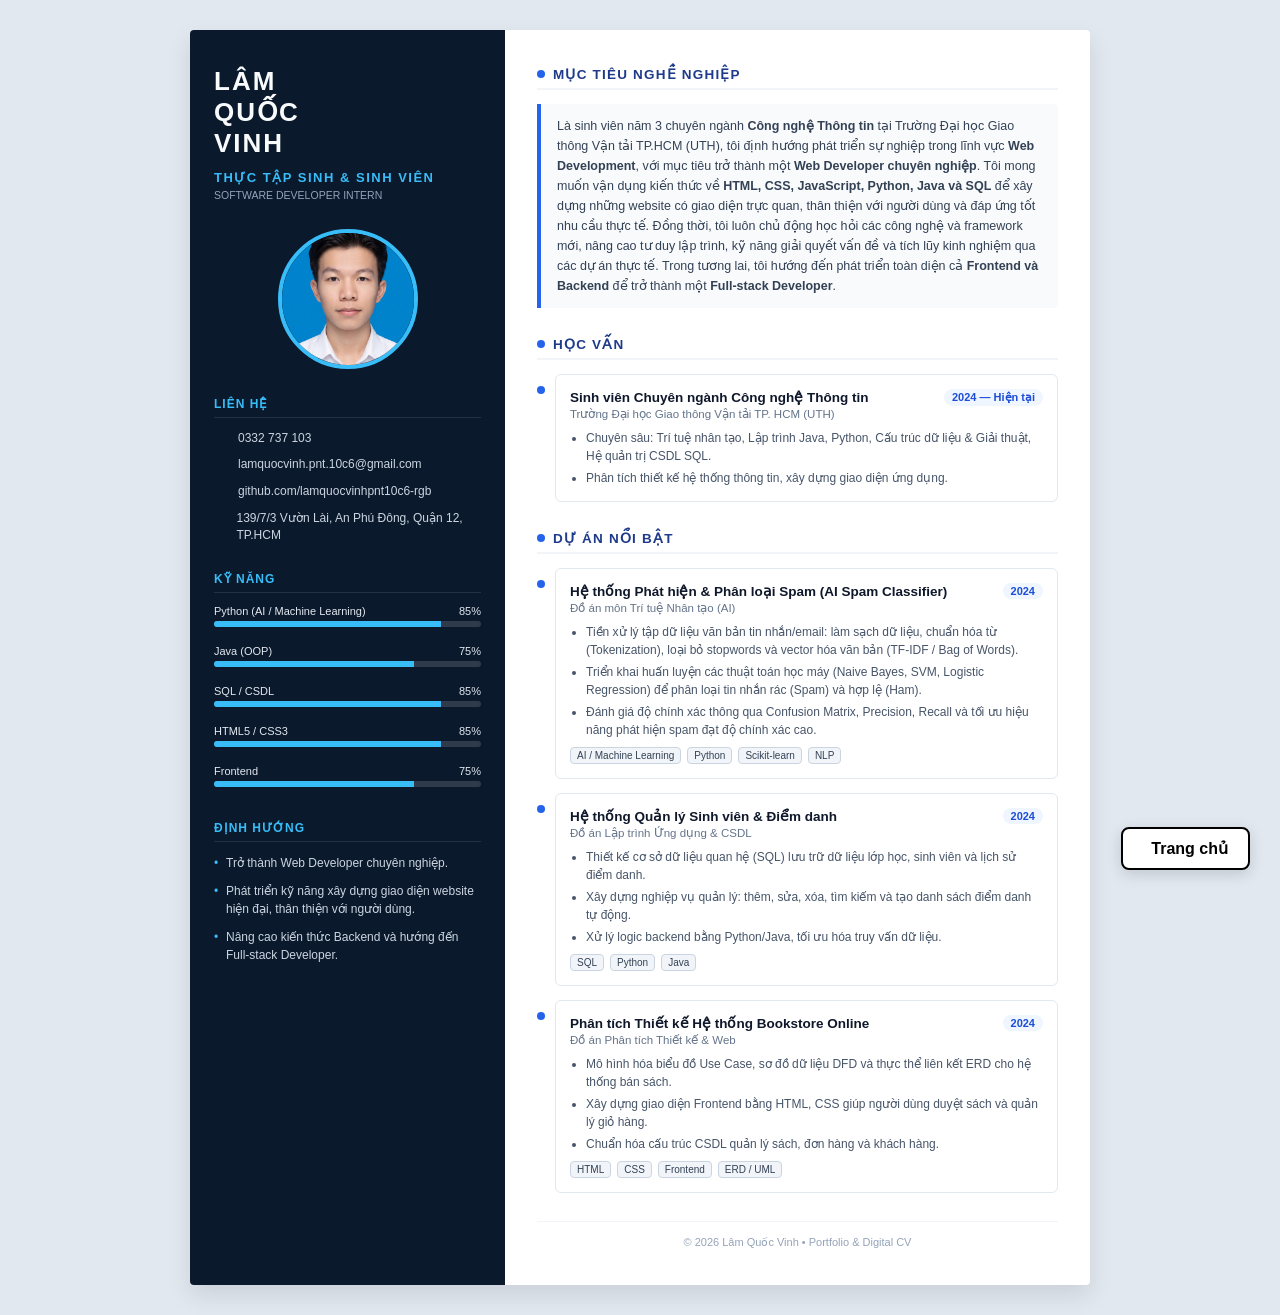
<file: Quoc_Vinh_os_portfolio/index.html>
<!DOCTYPE html>
<html lang="vi">
<head>
  <meta charset="UTF-8" />
  <meta name="viewport" content="width=device-width, initial-scale=1.0" />
  <title>Lâm Quốc Vinh - Portfolio</title>
  <link rel="stylesheet" href="style.css" />
  <link rel="stylesheet" href="main.js" />
</head>
<body>

  <main class="cv-page">
    <aside class="cv-sidebar">
      <div class="header-name">
        <h1>LÂM<br />QUỐC<br />VINH</h1>
        <p class="role-title">THỰC TẬP SINH & SINH VIÊN</p>
        <p class="role-subtitle">SOFTWARE DEVELOPER INTERN</p>
      </div>

      <div class="avatar-wrapper">
        <img src="images/avatar.png" alt="Chân dung Lâm Quốc Vinh" />
      </div>

      <section class="sidebar-section">
        <h2 class="sidebar-title"><i class="fa-solid fa-address-book"></i> LIÊN HỆ</h2>
        <ul class="contact-list">
          <li>
            <i class="fa-solid fa-phone"></i>
            <a href="tel:0332737103">0332 737 103</a>
          </li>
          <li>
            <i class="fa-solid fa-envelope"></i>
            <a href="mailto:lamquocvinh.pnt.10c6@gmail.com">lamquocvinh.pnt.10c6@gmail.com</a>
          </li>
          <li>
            <i class="fa-brands fa-github"></i>
            <a href="https://github.com/lamquocvinhpnt10c6-rgb" target="_blank" rel="noopener noreferrer">github.com/lamquocvinhpnt10c6-rgb</a>
          </li>
          <li>
            <i class="fa-solid fa-location-dot"></i>
            <span>139/7/3 Vườn Lài, An Phú Đông, Quận 12, TP.HCM</span>
          </li>
        </ul>
      </section>

      <section class="sidebar-section">
        <h2 class="sidebar-title"><i class="fa-solid fa-code"></i> KỸ NĂNG</h2>

        <div class="skill-item">
          <div class="skill-info"><span>Python (AI / Machine Learning)</span><span>85%</span></div>
          <div class="skill-bar"><div class="skill-fill" style="width: 85%;"></div></div>
        </div>

        <div class="skill-item">
          <div class="skill-info"><span>Java (OOP)</span><span>75%</span></div>
          <div class="skill-bar"><div class="skill-fill" style="width: 75%;"></div></div>
        </div>

        <div class="skill-item">
          <div class="skill-info"><span>SQL / CSDL</span><span>85%</span></div>
          <div class="skill-bar"><div class="skill-fill" style="width: 85%;"></div></div>
        </div>

        <div class="skill-item">
          <div class="skill-info"><span>HTML5 / CSS3</span><span>85%</span></div>
          <div class="skill-bar"><div class="skill-fill" style="width: 85%;"></div></div>
        </div>

        <div class="skill-item">
          <div class="skill-info"><span>Frontend</span><span>75%</span></div>
          <div class="skill-bar"><div class="skill-fill" style="width: 75%;"></div></div>
        </div>
      </section>

      <section class="sidebar-section">
        <h2 class="sidebar-title"><i class="fa-solid fa-compass"></i> ĐỊNH HƯỚNG</h2>
        <ul class="direction-list">
          <li>Trở thành Web Developer chuyên nghiệp.</li>
          <li>Phát triển kỹ năng xây dựng giao diện website hiện đại, thân thiện với người dùng.</li>
          <li>Nâng cao kiến thức Backend và hướng đến Full-stack Developer.</li>
        </ul>
      </section>
    </aside>

    <div class="cv-content">

      <!-- MỤC TIÊU NGHỀ NGHIỆP -->
      <section class="main-section">
        <h2 class="section-heading">
          <span class="heading-dot"></span> MỤC TIÊU NGHỀ NGHIỆP
        </h2>

        <div class="objective-box">
          <p>
            Là sinh viên năm 3 chuyên ngành
            <strong>Công nghệ Thông tin</strong> tại Trường Đại học
            Giao thông Vận tải TP.HCM (UTH), tôi định hướng phát triển
            sự nghiệp trong lĩnh vực <strong>Web Development</strong>,
            với mục tiêu trở thành một
            <strong>Web Developer chuyên nghiệp</strong>.
            Tôi mong muốn vận dụng kiến thức về
            <strong>HTML, CSS, JavaScript, Python, Java và SQL</strong>
            để xây dựng những website có giao diện trực quan,
            thân thiện với người dùng và đáp ứng tốt nhu cầu thực tế.
            Đồng thời, tôi luôn chủ động học hỏi các công nghệ và
            framework mới, nâng cao tư duy lập trình, kỹ năng giải
            quyết vấn đề và tích lũy kinh nghiệm qua các dự án thực tế.
            Trong tương lai, tôi hướng đến phát triển toàn diện cả
            <strong>Frontend và Backend</strong> để trở thành một
            <strong>Full-stack Developer</strong>.
          </p>
        </div>
      </section>

      <!-- HỌC VẤN -->
      <section class="main-section">
        <h2 class="section-heading"><span class="heading-dot"></span> HỌC VẤN</h2>

        <div class="timeline-item">
          <div class="timeline-indicator"></div>
          <div class="card">
            <div class="card-header">
              <div>
                <h3 class="card-title">Sinh viên Chuyên ngành Công nghệ Thông tin</h3>
                <p class="card-subtitle">
                  <i class="fa-solid fa-building-columns"></i>
                  Trường Đại học Giao thông Vận tải TP. HCM (UTH)
                </p>
              </div>
              <span class="badge">2024 &mdash; Hiện tại</span>
            </div>

            <ul class="card-list">
              <li>Chuyên sâu: Trí tuệ nhân tạo, Lập trình Java, Python, Cấu trúc dữ liệu & Giải thuật, Hệ quản trị CSDL SQL.</li>
              <li>Phân tích thiết kế hệ thống thông tin, xây dựng giao diện ứng dụng.</li>
            </ul>
          </div>
        </div>
      </section>

      <!-- DỰ ÁN NỔI BẬT -->
      <section class="main-section">
        <h2 class="section-heading"><span class="heading-dot"></span> DỰ ÁN NỔI BẬT</h2>

        <div class="timeline-item">
          <div class="timeline-indicator"></div>
          <div class="card">
            <div class="card-header">
              <div>
                <h3 class="card-title">Hệ thống Phát hiện & Phân loại Spam (AI Spam Classifier)</h3>
                <p class="card-subtitle">
                  <i class="fa-solid fa-brain"></i>
                  Đồ án môn Trí tuệ Nhân tạo (AI)
                </p>
              </div>
              <span class="badge">2024</span>
            </div>

            <ul class="card-list">
              <li>Tiền xử lý tập dữ liệu văn bản tin nhắn/email: làm sạch dữ liệu, chuẩn hóa từ (Tokenization), loại bỏ stopwords và vector hóa văn bản (TF-IDF / Bag of Words).</li>
              <li>Triển khai huấn luyện các thuật toán học máy (Naive Bayes, SVM, Logistic Regression) để phân loại tin nhắn rác (Spam) và hợp lệ (Ham).</li>
              <li>Đánh giá độ chính xác thông qua Confusion Matrix, Precision, Recall và tối ưu hiệu năng phát hiện spam đạt độ chính xác cao.</li>
            </ul>

            <div class="tag-group">
              <span class="tag">AI / Machine Learning</span>
              <span class="tag">Python</span>
              <span class="tag">Scikit-learn</span>
              <span class="tag">NLP</span>
            </div>
          </div>
        </div>

        <div class="timeline-item">
          <div class="timeline-indicator"></div>
          <div class="card">
            <div class="card-header">
              <div>
                <h3 class="card-title">Hệ thống Quản lý Sinh viên & Điểm danh</h3>
                <p class="card-subtitle">
                  <i class="fa-solid fa-users"></i>
                  Đồ án Lập trình Ứng dụng & CSDL
                </p>
              </div>
              <span class="badge">2024</span>
            </div>

            <ul class="card-list">
              <li>Thiết kế cơ sở dữ liệu quan hệ (SQL) lưu trữ dữ liệu lớp học, sinh viên và lịch sử điểm danh.</li>
              <li>Xây dựng nghiệp vụ quản lý: thêm, sửa, xóa, tìm kiếm và tạo danh sách điểm danh tự động.</li>
              <li>Xử lý logic backend bằng Python/Java, tối ưu hóa truy vấn dữ liệu.</li>
            </ul>

            <div class="tag-group">
              <span class="tag">SQL</span>
              <span class="tag">Python</span>
              <span class="tag">Java</span>
            </div>
          </div>
        </div>

        <div class="timeline-item">
          <div class="timeline-indicator"></div>
          <div class="card">
            <div class="card-header">
              <div>
                <h3 class="card-title">Phân tích Thiết kế Hệ thống Bookstore Online</h3>
                <p class="card-subtitle">
                  <i class="fa-solid fa-book"></i>
                  Đồ án Phân tích Thiết kế & Web
                </p>
              </div>
              <span class="badge">2024</span>
            </div>

            <ul class="card-list">
              <li>Mô hình hóa biểu đồ Use Case, sơ đồ dữ liệu DFD và thực thể liên kết ERD cho hệ thống bán sách.</li>
              <li>Xây dựng giao diện Frontend bằng HTML, CSS giúp người dùng duyệt sách và quản lý giỏ hàng.</li>
              <li>Chuẩn hóa cấu trúc CSDL quản lý sách, đơn hàng và khách hàng.</li>
            </ul>

            <div class="tag-group">
              <span class="tag">HTML</span>
              <span class="tag">CSS</span>
              <span class="tag">Frontend</span>
              <span class="tag">ERD / UML</span>
            </div>
          </div>
        </div>
      </section>

      <footer class="cv-footer">
        &copy; 2026 Lâm Quốc Vinh &bull; Portfolio & Digital CV
      </footer>

    </div>
  </main>

</body>
<!-- Nút quay về trang chủ nhóm -->
    <a href="../index.html" class="btn-back-phuc">
        <i class="fa-solid fa-arrow-left"></i> Trang chủ
    </a>
</html>
</file>
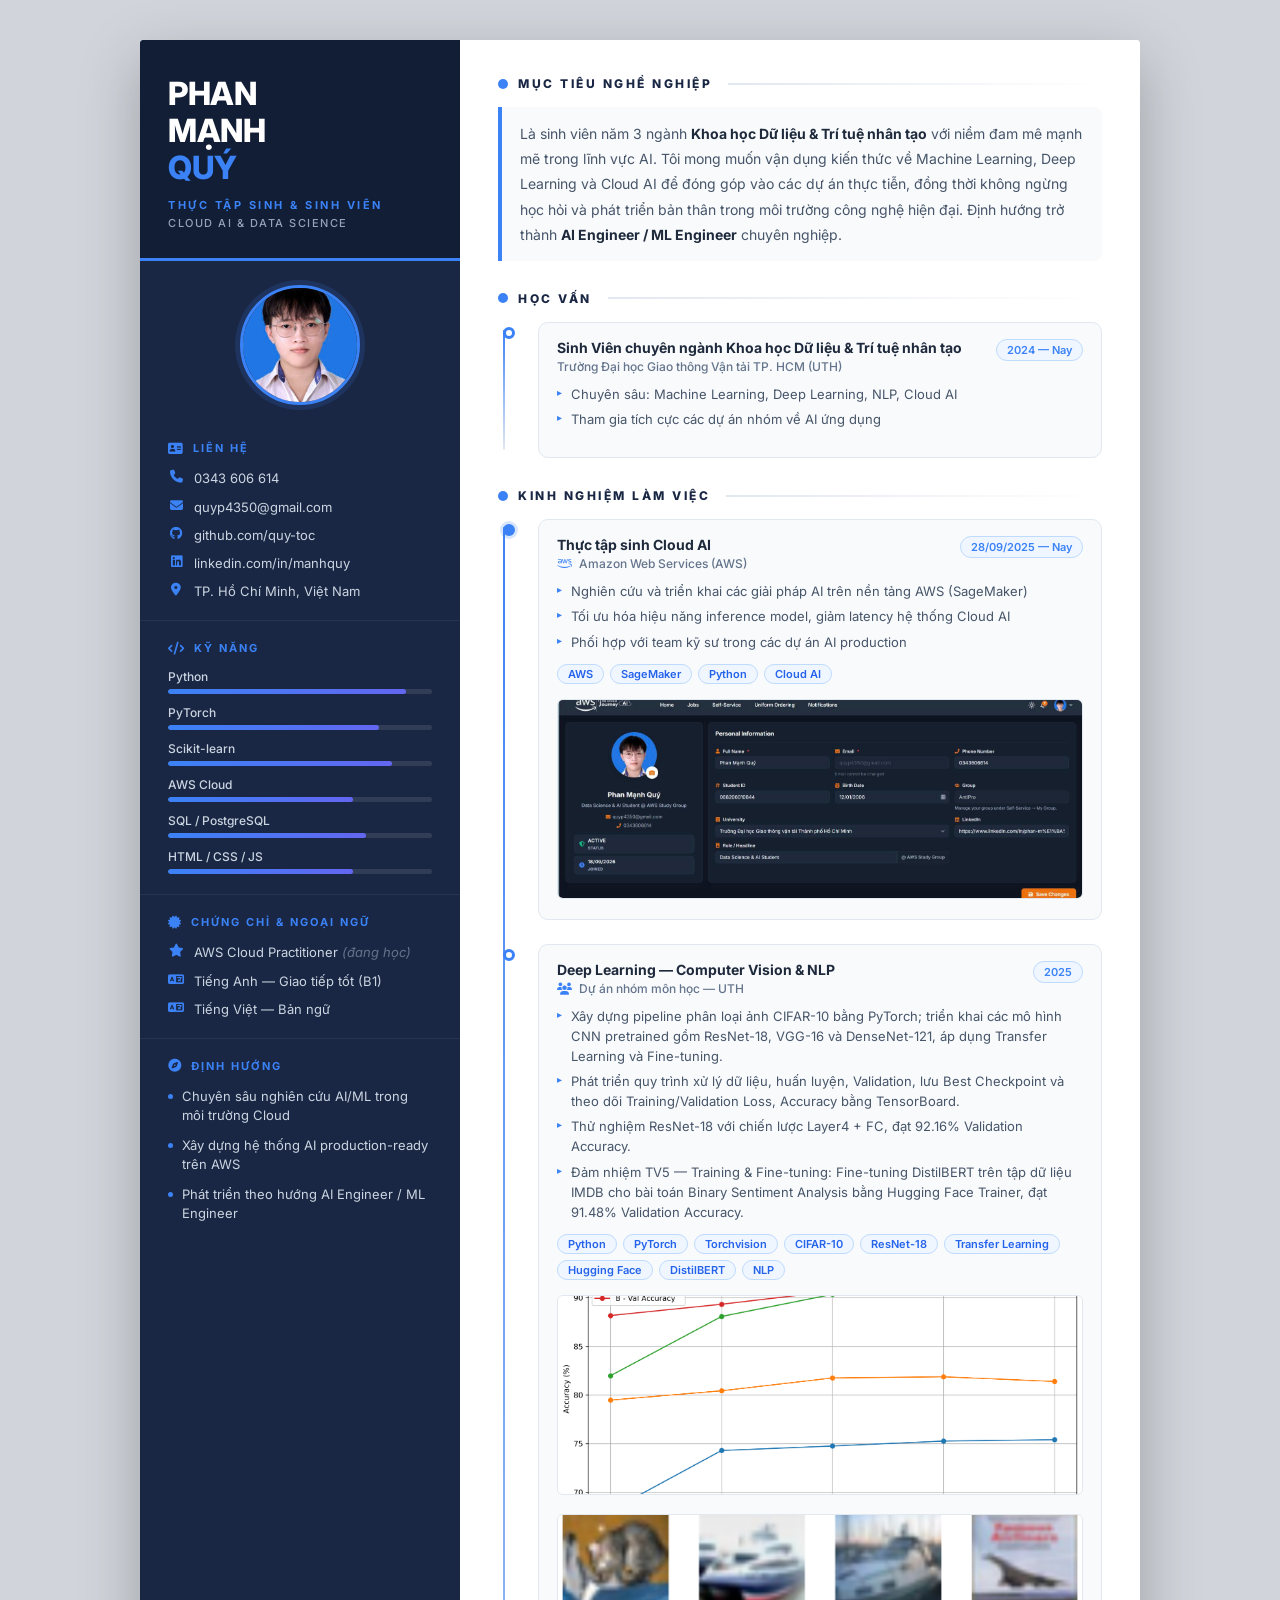
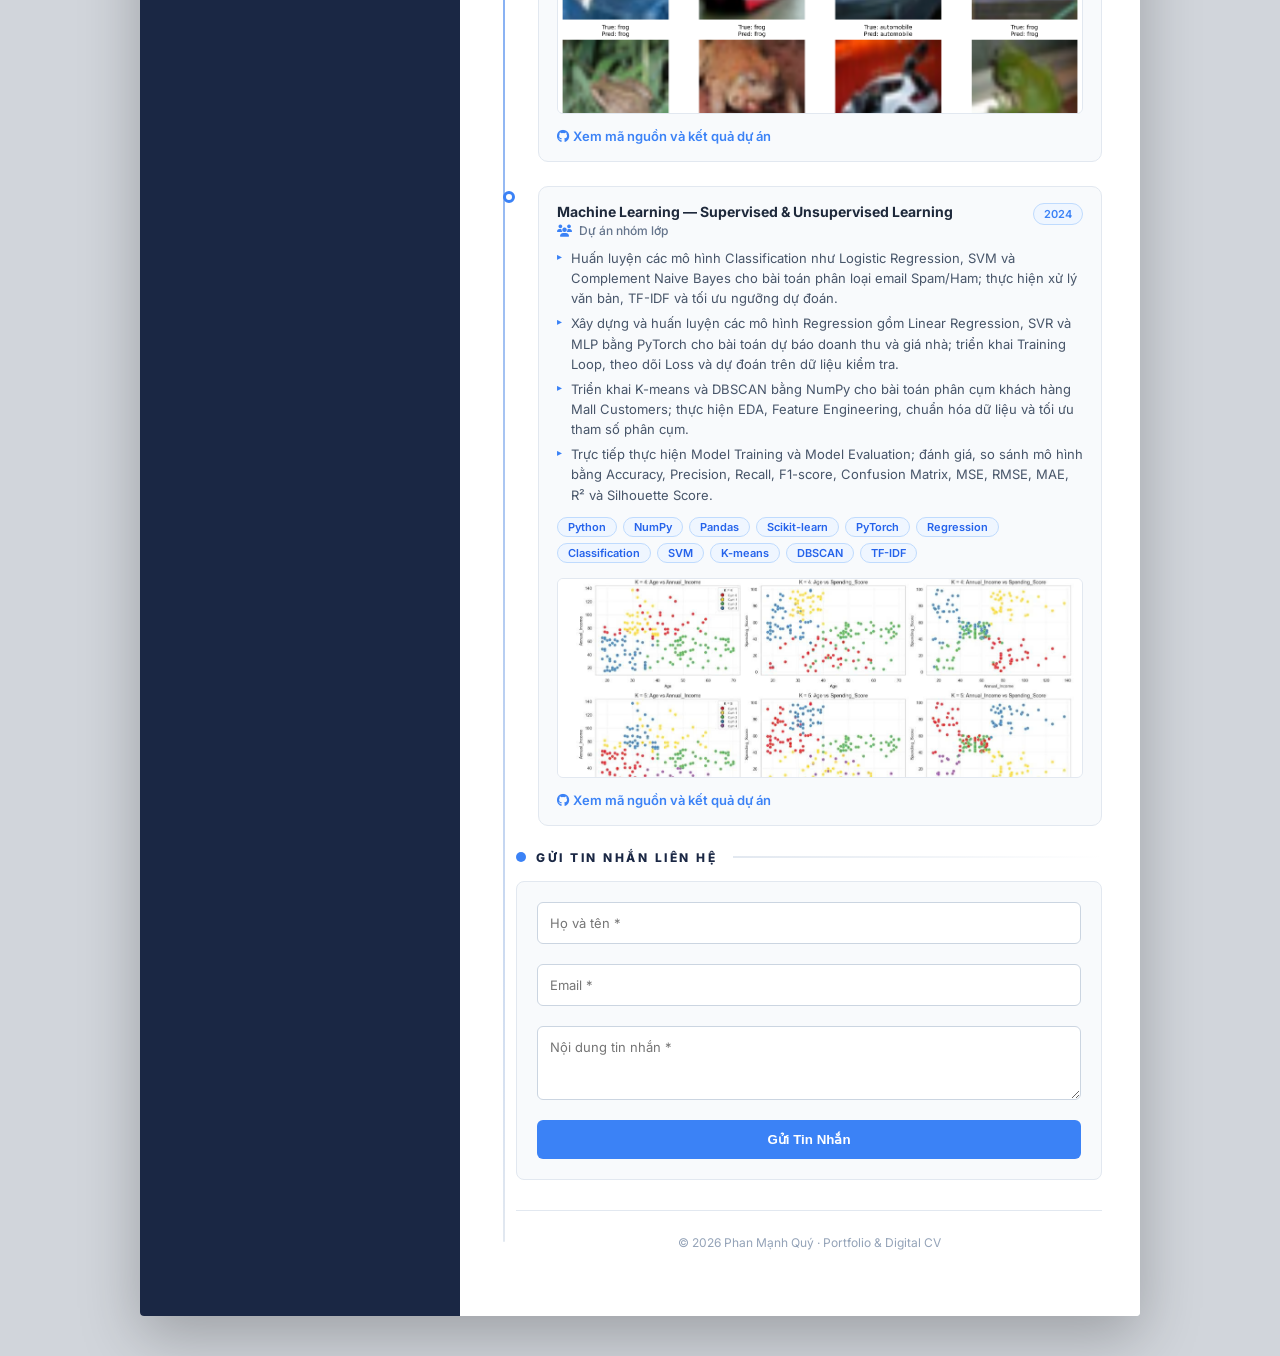
<file: quy/index.html>
<!DOCTYPE html>
<html lang="vi">
<head>
    <meta charset="UTF-8">
    <meta name="viewport" content="width=device-width, initial-scale=1.0">
    <meta name="description" content="CV của Phan Mạnh Quý — Thực tập sinh Cloud AI & Data Science tại AWS.">
    <title>Phan Mạnh Quý — Digital CV</title>
    <link rel="stylesheet" href="style.css">
    <link rel="stylesheet" href="https://cdnjs.cloudflare.com/ajax/libs/font-awesome/6.4.0/css/all.min.css" integrity="sha512-iecdLmaskl7CVkqkXNQ/ZH/XLlvWZOJyj7Yy7tcenmpD1ypASozpmT/E0iPtmFIB46ZmdtAc9eNBvH0H/ZpiBw==" crossorigin="anonymous" referrerpolicy="no-referrer">
    <link rel="preconnect" href="https://fonts.googleapis.com">
    <link rel="preconnect" href="https://fonts.gstatic.com" crossorigin>
    <link href="https://fonts.googleapis.com/css2?family=Inter:wght@300;400;500;600;700;800&display=swap" rel="stylesheet">
</head>
<body>

<div class="cv-page">

    <!-- CỘT TRÁI (SIDEBAR) -->
    <aside class="cv-sidebar">

        <!-- Header tên -->
        <div class="sidebar-header">
            <h1>PHAN<br>MẠNH<br><span>QUÝ</span></h1>
            <p class="cv-role">THỰC TẬP SINH & SINH VIÊN</p>
            <p class="cv-field">CLOUD AI &amp; DATA SCIENCE</p>
        </div>

        <!-- Ảnh đại diện -->
        <div class="sidebar-avatar">
            <img src="images/avatar.jpg" alt="Ảnh đại diện Phan Mạnh Quý">
        </div>

        <!-- Liên hệ -->
        <div class="sidebar-section">
            <h3 class="sidebar-title"><i class="fa-solid fa-address-card"></i><span>LIÊN HỆ</span></h3>
            <ul class="info-list">
                <li>
                    <i class="fa-solid fa-phone"></i>
                    <span>0343 606 614</span>
                </li>
                <li>
                    <i class="fa-solid fa-envelope"></i>
                    <span>quyp4350@gmail.com</span>
                </li>
                <li>
                    <i class="fa-brands fa-github"></i>
                    <span>github.com/quy-toc</span>
                </li>
                <li>
                    <i class="fa-brands fa-linkedin"></i>
                    <span>linkedin.com/in/manhquy</span>
                </li>
                <li>
                    <i class="fa-solid fa-location-dot"></i>
                    <span>TP. Hồ Chí Minh, Việt Nam</span>
                </li>
            </ul>
        </div>

        <!-- Kỹ năng -->
        <div class="sidebar-section">
            <h3 class="sidebar-title"><i class="fa-solid fa-code"></i><span>KỸ NĂNG</span></h3>
            <ul class="skill-list">
                <li>
                    <span class="skill-name">Python</span>
                    <div class="skill-bar"><div class="skill-bar-fill" data-width="90"></div></div>
                </li>
                <li>
                    <span class="skill-name">PyTorch</span>
                    <div class="skill-bar"><div class="skill-bar-fill" data-width="80"></div></div>
                </li>
                <li>
                    <span class="skill-name">Scikit-learn</span>
                    <div class="skill-bar"><div class="skill-bar-fill" data-width="85"></div></div>
                </li>
                <li>
                    <span class="skill-name">AWS Cloud</span>
                    <div class="skill-bar"><div class="skill-bar-fill" data-width="70"></div></div>
                </li>
                <li>
                    <span class="skill-name">SQL / PostgreSQL</span>
                    <div class="skill-bar"><div class="skill-bar-fill" data-width="75"></div></div>
                </li>
                <li>
                    <span class="skill-name">HTML / CSS / JS</span>
                    <div class="skill-bar"><div class="skill-bar-fill" data-width="70"></div></div>
                </li>
            </ul>
        </div>

        <!-- Chứng chỉ & Ngoại ngữ -->
        <div class="sidebar-section">
            <h3 class="sidebar-title"><i class="fa-solid fa-certificate"></i><span>CHỨNG CHỈ &amp; NGOẠI NGỮ</span></h3>
            <ul class="info-list">
                <li>
                    <i class="fa-solid fa-star"></i>
                    <span>AWS Cloud Practitioner <em>(đang học)</em></span>
                </li>
                <li>
                    <i class="fa-solid fa-language"></i>
                    <span>Tiếng Anh — Giao tiếp tốt (B1)</span>
                </li>
                <li>
                    <i class="fa-solid fa-language"></i>
                    <span>Tiếng Việt — Bản ngữ</span>
                </li>
            </ul>
        </div>

        <!-- Định hướng -->
        <div class="sidebar-section">
            <h3 class="sidebar-title"><i class="fa-solid fa-compass"></i><span>ĐỊNH HƯỚNG</span></h3>
            <ul class="direction-list">
                <li>Chuyên sâu nghiên cứu AI/ML trong môi trường Cloud</li>
                <li>Xây dựng hệ thống AI production-ready trên AWS</li>
                <li>Phát triển theo hướng AI Engineer / ML Engineer</li>
            </ul>
        </div>

    </aside>

    <!--  CỘT PHẢI (NỘI DUNG CHÍNH) -->
    <main class="cv-main">

        <!-- Mục tiêu nghề nghiệp -->
        <section class="cv-section">
            <h2 class="section-title">
                <span class="title-dot"></span>
                MỤC TIÊU NGHỀ NGHIỆP
            </h2>
            <p class="objective-text">
                Là sinh viên năm 3 ngành <strong>Khoa học Dữ liệu &amp; Trí tuệ nhân tạo</strong> với niềm đam mê
                mạnh mẽ trong lĩnh vực AI. Tôi mong muốn vận dụng kiến thức về Machine Learning,
                Deep Learning và Cloud AI để đóng góp vào các dự án thực tiễn, đồng thời không ngừng
                học hỏi và phát triển bản thân trong môi trường công nghệ hiện đại.
                Định hướng trở thành <strong>AI Engineer / ML Engineer</strong> chuyên nghiệp.
            </p>
        </section>

        <!-- Học vấn -->
        <section class="cv-section">
            <h2 class="section-title">
                <span class="title-dot"></span>
                HỌC VẤN
            </h2>
            <div class="timeline">
                <div class="timeline-item">
                    <div class="tl-dot"></div>
                    <div class="tl-body">
                        <div class="tl-header">
                            <div>
                                <h4>Sinh Viên chuyên ngành Khoa học Dữ liệu & Trí tuệ nhân tạo</h4>
                                <p class="tl-sub">Trường Đại học Giao thông Vận tải TP. HCM (UTH)</p>
                            </div>
                            <span class="tl-date">2024 — Nay</span>
                        </div>
                        <ul class="tl-details">
                            <li>Chuyên sâu: Machine Learning, Deep Learning, NLP, Cloud AI</li>
                            <li>Tham gia tích cực các dự án nhóm về AI ứng dụng</li>
                            
                        </ul>
                    </div>
                </div>
            </div>
        </section>

        <!-- Kinh nghiệm làm việc -->
        <section class="cv-section">
            <h2 class="section-title">
                <span class="title-dot"></span>
                KINH NGHIỆM LÀM VIỆC
            </h2>
            <div class="timeline">

                <!-- AWS -->
                <div class="timeline-item">
                    <div class="tl-dot featured-dot"></div>
                    <div class="tl-body">
                        <div class="tl-header">
                            <div>
                                <h4>Thực tập sinh Cloud AI</h4>
                                <p class="tl-sub"><i class="fa-brands fa-aws"></i> Amazon Web Services (AWS)</p>
                            </div>
                            <span class="tl-date">28/09/2025 — Nay</span>
                        </div>
                        <ul class="tl-details">
                            <li>Nghiên cứu và triển khai các giải pháp AI trên nền tảng AWS (SageMaker)</li>
                            <li>Tối ưu hóa hiệu năng inference model, giảm latency hệ thống Cloud AI</li>
                            <li>Phối hợp với team kỹ sư trong các dự án AI production</li>
                        </ul>
                        <div class="tl-tags">
                            <span>AWS</span><span>SageMaker</span><span>Python</span><span>Cloud AI</span>
                        </div>
                        <!-- Project Image -->
                        <img
                            src="images/AWS_senior.jpg"
                            alt="Profile Picture of Phan Mạnh Quý at AWS"
                            class="project-img"
                        >
                    </div>
                </div>

                <!-- Deep Learning Project -->
                <div class="timeline-item">
                    <div class="tl-dot"></div>

                    <div class="tl-body">
                        <div class="tl-header">
                            <div>
                                <h4>Deep Learning — Computer Vision & NLP</h4>
                                <p class="tl-sub">
                                    <i class="fa-solid fa-users"></i>
                                    Dự án nhóm môn học — UTH
                                </p>
                            </div>
                            <span class="tl-date">2025</span>
                        </div>

                        <ul class="tl-details">
                            <li>
                                Xây dựng pipeline phân loại ảnh CIFAR-10 bằng PyTorch;
                                triển khai các mô hình CNN pretrained gồm ResNet-18,
                                VGG-16 và DenseNet-121, áp dụng Transfer Learning
                                và Fine-tuning.
                            </li>

                            <li>
                                Phát triển quy trình xử lý dữ liệu, huấn luyện,
                                Validation, lưu Best Checkpoint và theo dõi
                                Training/Validation Loss, Accuracy bằng TensorBoard.
                            </li>

                            <li>
                                Thử nghiệm ResNet-18 với chiến lược Layer4 + FC,
                                đạt 92.16% Validation Accuracy.
                            </li>

                            <li>
                                Đảm nhiệm TV5 — Training & Fine-tuning:
                                Fine-tuning DistilBERT trên tập dữ liệu IMDB
                                cho bài toán Binary Sentiment Analysis bằng
                                Hugging Face Trainer, đạt 91.48% Validation Accuracy.
                            </li>
                        </ul>

                        <div class="tl-tags">
                            <span>Python</span>
                            <span>PyTorch</span>
                            <span>Torchvision</span>
                            <span>CIFAR-10</span>
                            <span>ResNet-18</span>
                            <span>Transfer Learning</span>
                            <span>Hugging Face</span>
                            <span>DistilBERT</span>
                            <span>NLP</span>
                        </div>

                        <!-- Project Image: ResNet18 Training Results -->
                        <img
                            src="images/resnet18_accuracy.png"
                            alt="ResNet18 Training and Validation Results"
                            class="project-img"
                        >
                        <img
                            src="images/resnet18_correct_predictions.png"
                            alt="ResNet18 Correct Predictions on CIFAR-10"
                            class="project-img"
                        >

                        <!-- GitHub Repository -->
                        <a
                            href="https://github.com/tanlen06-debug/UTH-Deep-Learning-nhom3/tree/quy-branch"
                            class="project-link"
                            target="_blank"
                            rel="noopener noreferrer"
                        >
                            <i class="fa-brands fa-github"></i>
                            Xem mã nguồn và kết quả dự án
                        </a>
                    </div>
                </div>

                <!-- Machine Learning Project -->
                <div class="timeline-item">
                    <div class="tl-dot"></div>

                    <div class="tl-body">
                        <div class="tl-header">
                            <div>
                                <h4>Machine Learning — Supervised & Unsupervised Learning</h4>
                                <p class="tl-sub">
                                    <i class="fa-solid fa-users"></i>
                                    Dự án nhóm lớp
                                </p>
                            </div>
                            <span class="tl-date">2024</span>
                        </div>

                        <ul class="tl-details">
                            <li>
                                Huấn luyện các mô hình Classification như Logistic
                                Regression, SVM và Complement Naive Bayes cho bài toán
                                phân loại email Spam/Ham; thực hiện xử lý văn bản,
                                TF-IDF và tối ưu ngưỡng dự đoán.
                            </li>

                            <li>
                                Xây dựng và huấn luyện các mô hình Regression gồm
                                Linear Regression, SVR và MLP bằng PyTorch cho bài toán
                                dự báo doanh thu và giá nhà; triển khai Training Loop,
                                theo dõi Loss và dự đoán trên dữ liệu kiểm tra.
                            </li>

                            <li>
                                Triển khai K-means và DBSCAN bằng NumPy cho bài toán
                                phân cụm khách hàng Mall Customers; thực hiện EDA,
                                Feature Engineering, chuẩn hóa dữ liệu và tối ưu
                                tham số phân cụm.
                            </li>

                            <li>
                                Trực tiếp thực hiện Model Training và Model Evaluation;
                                đánh giá, so sánh mô hình bằng Accuracy, Precision,
                                Recall, F1-score, Confusion Matrix, MSE, RMSE, MAE,
                                R² và Silhouette Score.
                            </li>
                        </ul>

                        <div class="tl-tags">
                            <span>Python</span>
                            <span>NumPy</span>
                            <span>Pandas</span>
                            <span>Scikit-learn</span>
                            <span>PyTorch</span>
                            <span>Regression</span>
                            <span>Classification</span>
                            <span>SVM</span>
                            <span>K-means</span>
                            <span>DBSCAN</span>
                            <span>TF-IDF</span>
                        </div>

                        <!-- Project Image -->
                        <img
                            src="images/ml-dbscan-clusters.jpg"
                            alt="Customer Segmentation using K-means and DBSCAN"
                            class="project-img"
                        >

                        <!-- Project Link -->
                        <a
                            href="https://github.com/viet-du/Machine-Learning-Lad"
                            class="project-link"
                            target="_blank"
                            rel="noopener noreferrer"
                        >
                            <i class="fa-brands fa-github"></i>
                            Xem mã nguồn và kết quả dự án
                        </a>
                    </div>
                </div>
<!-- FORM LIÊN HỆ  -->
        <section class="cv-section">
            <h2 class="section-title">
                <span class="title-dot"></span>
                GỬI TIN NHẮN LIÊN HỆ
            </h2>
            <form id="contactForm" class="contact-form">
                <div class="form-group">
                    <input type="text" id="txtName" placeholder="Họ và tên *">
                    <span class="error-msg" id="errName"></span>
                </div>
                <div class="form-group">
                    <input type="text" id="txtEmail" placeholder="Email *">
                    <span class="error-msg" id="errEmail"></span>
                </div>
                <div class="form-group">
                    <textarea id="txtMessage" rows="3" placeholder="Nội dung tin nhắn *"></textarea>
                    <span class="error-msg" id="errMessage"></span>
                </div>
                <button type="submit" class="btn-submit">Gửi Tin Nhắn</button>
            </form>
        </section>
        <!-- Footer nhỏ bên trong main -->
        <div class="cv-footer">
            <p>© 2026 Phan Mạnh Quý · Portfolio & Digital CV</p>
        </div>

    </main>
</div>
<!-- Nút Lên Đầu Trang -->
<button id="backToTop" class="back-to-top" title="Lên đầu trang"><i class="fa-solid fa-arrow-up"></i></button>
<script src="main.js"></script>
</body>
</html>
</file>
<file: style.css>
* {
    margin: 0;
    padding: 0;
    box-sizing: border-box;
}

body {
    font-family: 'Inter', sans-serif;
    background-color: #f1f5f9;
    color: #333;
    display: flex;
    flex-direction: column;
    min-height: 100vh;
}

.container {
    max-width: 1200px;
    margin: 0 auto;
    padding: 0 20px;
}

/* Header */
.hero-section {
    background: linear-gradient(135deg, #1e293b, #0f172a);
    color: white;
    text-align: center;
    padding: 60px 20px;
    box-shadow: 0 4px 15px rgba(0,0,0,0.1);
}

.hero-section h1 {
    font-size: 2.5rem;
    margin-bottom: 10px;
    letter-spacing: 2px;
}

.hero-section h1 span {
    color: #3b82f6;
}

.hero-section p {
    font-size: 1.1rem;
    color: #94a3b8;
}

/* Main Grid */
main {
    flex: 1;
    padding: 50px 20px;
}

/* Main Grid - Thiết lập lưới 3 cột để tạo 2 hàng ngang cho 5 thành viên */
.members-grid {
    display: grid;
    grid-template-columns: repeat(3, 1fr); /* 3 cột trên Desktop */
    gap: 30px;
    justify-content: center;
}

/* Thẻ thành viên (Card) - Giữ nguyên như cũ */
.member-card {
    background: white;
    border-radius: 12px;
    overflow: hidden;
    box-shadow: 0 10px 25px rgba(0,0,0,0.05);
    transition: all 0.3s ease;
    opacity: 0;
    transform: translateY(30px);
}

.member-card:hover {
    transform: translateY(-10px);
    box-shadow: 0 15px 35px rgba(59, 130, 246, 0.2);
    border-bottom: 4px solid #3b82f6;
}

/* Xử lý phần Hình ảnh (Thay thế cho phần nền màu xanh cũ) */
.card-img {
    height: 240px; /* Cố định chiều cao cho ảnh */
    width: 100%;
    overflow: hidden;
    background: #e2e8f0;
    border-bottom: 1px solid #f1f5f9;
}

.card-img img {
    width: 100%;
    height: 100%;
    object-fit: cover; /* Cắt cúp ảnh cho vừa khung mà không bị méo */
    transition: transform 0.5s ease; /* Hiệu ứng chuyển động */
}

/* Hiệu ứng Zoom ảnh khi trỏ chuột vào thẻ */
.member-card:hover .card-img img {
    transform: scale(1.08); 
}

/* Các đoạn CSS cho .card-info và .btn-view giữ nguyên như cũ... */

/* ===================================================
RESPONSIVE (Thích ứng màn hình nhỏ)
=================================================== */
/* Dành cho màn hình Tablet (Ví dụ: iPad) - Hiển thị 2 cột */
@media (max-width: 992px) {
    .members-grid {
        grid-template-columns: repeat(2, 1fr);
    }
}

/* Dành cho màn hình Mobile (Điện thoại) - Hiển thị 1 cột */
@media (max-width: 600px) {
    .members-grid {
        grid-template-columns: 1fr;
    }
    .card-img {
        height: 280px;
    }
}

.card-info {
    padding: 25px;
    text-align: center;
}

.card-info h3 {
    font-size: 1.4rem;
    color: #1e293b;
    margin-bottom: 5px;
}

.card-info p {
    color: #64748b;
    font-size: 0.95rem;
    margin-bottom: 20px;
}

.btn-view {
    display: inline-block;
    padding: 10px 20px;
    background: #f1f5f9;
    color: #3b82f6;
    text-decoration: none;
    font-weight: 600;
    border-radius: 6px;
    transition: all 0.3s;
}

.btn-view:hover {
    background: #3b82f6;
    color: white;
}

/* Footer */
footer {
    background: #1e293b;
    color: #94a3b8;
    text-align: center;
    padding: 20px;
    font-size: 0.9rem;
}
</file>
<file: Hien_Phuc_os_portfolio/style.css>
/* ===== BIẾN MÀU (sáng / tối) ===== */
:root {
  --bg: #f4f7fb;
  --surface: #ffffff;
  --text: #0d1b2e;
  --muted: #5a6b82;
  --primary: #1d4fc4;
  --accent: #38b6ff;
  --quote-bg: #eef3fb;
  --border: #e1e8f2;
  --shadow: 0 2px 10px rgba(6, 26, 48, .06);
  --navy: #061a30;
  --side-w: 290px;
  --header-h: 62px;
  --radius: 10px;
}
[data-theme="dark"] {
  --bg: #08131f;
  --surface: #0f2238;
  --text: #e6eef9;
  --muted: #93a6bf;
  --primary: #6aa8ff;
  --quote-bg: #0c1c30;
  --border: #1d3550;
  --shadow: 0 2px 12px rgba(0, 0, 0, .4);
}

/* ===== RESET & BASE ===== */
*, *::before, *::after { box-sizing: border-box; margin: 0; padding: 0; }
html { scroll-behavior: smooth; scroll-padding-top: var(--header-h); }
body {
  font-family: "Be Vietnam Pro", system-ui, sans-serif;
  background: var(--bg); color: var(--text); line-height: 1.65;
  transition: background .3s, color .3s;
}
img { max-width: 100%; display: block; }
ul { list-style: none; }
a { color: inherit; text-decoration: none; }
:focus-visible { outline: 3px solid var(--accent); outline-offset: 2px; }
.sr-only { position: absolute; width: 1px; height: 1px; overflow: hidden; clip: rect(0 0 0 0); }
.muted { color: var(--muted); font-size: .9rem; }

/* ===== LAYOUT 2 CỘT ===== */
.layout { display: grid; grid-template-columns: var(--side-w) 1fr; min-height: 100vh; }

/* ===== SIDEBAR ===== */
.sidebar {
  background: var(--navy); color: #fff; padding: 2rem 1.6rem;
  position: sticky; top: 0; height: 100vh; overflow-y: auto; scrollbar-width: thin;
}
.sidebar__name { font-size: 2.1rem; line-height: 1.1; font-weight: 800; letter-spacing: .03em; text-transform: uppercase; }
.sidebar__role { color: var(--accent); font-weight: 700; letter-spacing: .08em; text-transform: uppercase; margin-top: .6rem; }
.sidebar__sub { font-size: .72rem; color: #9fb2c9; text-transform: uppercase; letter-spacing: .04em; }
.avatar {
  width: 130px; height: 130px; margin: 1.6rem auto 0.4rem; border-radius: 50%; object-fit: cover;
  border: 4px solid var(--accent); box-shadow: 0 0 0 5px rgba(56, 182, 255, .2);
  animation: float 4s ease-in-out infinite;
}
@keyframes float { 50% { transform: translateY(-8px); } }
.side-block { margin-top: 1.8rem; }
.side-title { font-size: .85rem; color: var(--accent); text-transform: uppercase; letter-spacing: .06em; padding-bottom: .5rem; margin-bottom: .9rem; border-bottom: 1px solid #1c3652; }
.side-contact { display: grid; gap: .7rem; font-size: .82rem; word-break: break-word; }
.side-contact a:hover { color: var(--accent); }
.side-list { display: grid; gap: .6rem; font-size: .82rem; }
.side-list li { padding-left: 1rem; position: relative; }
.side-list li::before { content: ""; position: absolute; left: 0; top: .55em; width: 5px; height: 5px; background: var(--accent); border-radius: 50%; }
.skill { margin-bottom: .9rem; font-size: .78rem; }
.skill__head { display: flex; justify-content: space-between; gap: .5rem; margin-bottom: .25rem; }
.bar { height: 6px; background: #1c3652; border-radius: 99px; overflow: hidden; }
.bar__fill { height: 100%; width: 0; background: var(--accent); border-radius: 99px; transition: width 1.2s ease; }

/* ===== HEADER / NAVBAR ===== */
.header {
  position: sticky; top: 0; z-index: 50; height: var(--header-h);
  background: color-mix(in srgb, var(--surface) 90%, transparent); backdrop-filter: blur(10px);
  border-bottom: 1px solid var(--border);
}
.nav { height: 100%; padding: 0 2rem; display: flex; align-items: center; justify-content: space-between; gap: 1rem; }
.logo { font-weight: 800; font-size: 1.2rem; }
.logo span { color: var(--primary); }
.nav__menu { display: flex; gap: 1.5rem; }
.nav__link { font-weight: 500; font-size: .95rem; padding: .3rem 0; position: relative; }
.nav__link::after { content: ""; position: absolute; left: 0; bottom: 0; height: 2px; width: 0; background: var(--primary); transition: width .25s; }
.nav__link:hover::after, .nav__link.is-active::after { width: 100%; }
.nav__actions { display: flex; gap: .5rem; }
.icon-btn {
  width: 38px; height: 38px; border-radius: 50%; border: 1px solid var(--border);
  background: var(--surface); color: var(--text); cursor: pointer; font-size: 1rem;
  transition: transform .2s, background .2s;
}
.icon-btn:hover { transform: rotate(15deg) scale(1.08); }
.nav__burger { display: none; }

/* ===== NỘI DUNG CHÍNH ===== */
.main { padding: 2rem; display: grid; gap: 2.2rem; max-width: 900px; }
.block__title {
  font-size: 1.05rem; color: var(--primary); text-transform: uppercase; letter-spacing: .05em;
  display: flex; align-items: center; gap: .6rem; margin-bottom: 1rem;
}
.block__title::before { content: ""; width: 8px; height: 8px; border-radius: 50%; background: var(--primary); }
.block__title::after { content: ""; flex: 1; height: 1px; background: var(--border); }
.block p + p { margin-top: .6rem; }
.intro { font-size: 1.1rem; margin-bottom: .6rem; }
.typed, .cursor { color: var(--primary); font-weight: 700; }
.cursor { animation: blink 1s steps(1) infinite; }
@keyframes blink { 50% { opacity: 0; } }
.goal { background: var(--quote-bg); border-left: 4px solid var(--primary); border-radius: 0 var(--radius) var(--radius) 0; padding: 1.2rem 1.4rem; }
.sub-title { margin: 1.8rem 0 .8rem; font-size: 1rem; }

/* ===== CARD ===== */
.card {
  background: var(--surface); border: 1px solid var(--border); border-radius: var(--radius);
  padding: 1.2rem 1.4rem; box-shadow: var(--shadow); transition: transform .25s, box-shadow .25s, border-color .25s;
}
.card:hover { transform: translateY(-3px); border-color: var(--primary); box-shadow: 0 10px 24px rgba(29, 79, 196, .15); }
.card__head { display: flex; justify-content: space-between; align-items: flex-start; gap: .8rem; margin-bottom: .2rem; }
.card h3 { font-size: 1rem; }
.card ul:not(.tags) { list-style: disc; padding-left: 1.1rem; margin-top: .6rem; font-size: .92rem; }
.card li + li { margin-top: .3rem; }
.badge { flex-shrink: 0; font-size: .75rem; font-weight: 600; padding: .1rem .75rem; border-radius: 99px; background: var(--quote-bg); color: var(--primary); border: 1px solid var(--border); }
.extras { display: grid; grid-template-columns: repeat(auto-fit, minmax(190px, 1fr)); gap: 1rem; }
.extras h4 { margin-bottom: .3rem; }

/* ===== TAGS ===== */
.tags { display: flex; flex-wrap: wrap; gap: .45rem; margin: .8rem 0 .2rem; }
.tags li { font-size: .75rem; padding: .1rem .65rem; border: 1px solid var(--border); border-radius: 5px; color: var(--muted); transition: all .2s; }
.tags li:hover { background: var(--primary); color: #fff; border-color: var(--primary); transform: scale(1.08); }

/* ===== BUTTON ===== */
.btn {
  display: inline-block; padding: .65rem 1.4rem; border-radius: 999px; font-weight: 600; font-family: inherit; font-size: .95rem;
  border: 2px solid var(--primary); cursor: pointer; background: transparent; color: var(--primary);
  transition: transform .2s, box-shadow .2s, background .2s, color .2s;
}
.btn:hover { transform: translateY(-3px); box-shadow: 0 8px 18px rgba(29, 79, 196, .25); }
.btn--primary { background: var(--primary); color: #fff; }
[data-theme="dark"] .btn--primary { color: #061a30; }
.btn--small { padding: .35rem 1rem; font-size: .85rem; margin-top: .8rem; }
.btn--small:hover { background: var(--primary); color: #fff; }
[data-theme="dark"] .btn--small:hover { color: #061a30; }

/* ===== PROJECTS ===== */
.filters { display: flex; flex-wrap: wrap; gap: .5rem; margin-bottom: 1.2rem; }
.filter { padding: .35rem 1.1rem; border-radius: 99px; border: 1px solid var(--border); cursor: pointer; background: var(--surface); color: var(--text); font-family: inherit; font-size: .9rem; transition: all .2s; }
.filter:hover { border-color: var(--primary); }
.filter.is-active { background: var(--primary); color: #fff; border-color: var(--primary); }
[data-theme="dark"] .filter.is-active { color: #061a30; }
.projects { display: grid; gap: 1.2rem; }
.project.is-hidden { display: none; }

/* ===== DEMO SPAM ===== */
.demo { margin-top: 1.5rem; display: grid; gap: .7rem; justify-items: start; }
.demo textarea { justify-self: stretch; }
.demo__result { font-weight: 700; min-height: 1.5em; }
.demo__result.is-spam { color: #e5484d; }
.demo__result.is-ham { color: #1a9f5b; }

/* ===== FORM ===== */
.form { display: grid; gap: 1rem; justify-items: start; }
.field { display: grid; gap: .3rem; width: 100%; }
.field label { font-weight: 600; font-size: .9rem; }
input, textarea {
  width: 100%; padding: .65rem .85rem; border-radius: 8px; border: 1px solid var(--border);
  background: var(--bg); color: var(--text); font: inherit; resize: vertical; transition: border-color .2s, box-shadow .2s;
}
input:focus, textarea:focus { outline: none; border-color: var(--primary); box-shadow: 0 0 0 3px rgba(56, 182, 255, .3); }
.field.has-error input, .field.has-error textarea { border-color: #e5484d; }
.error { color: #e5484d; min-height: 1.1em; font-size: .82rem; }
.form__ok { color: #1a9f5b; font-weight: 600; }

/* ===== FOOTER / MODAL / TO TOP ===== */
.footer { text-align: center; color: var(--muted); font-size: .85rem; padding: 1.5rem; border-top: 1px solid var(--border); }
.modal { position: fixed; inset: 0; background: rgba(3, 10, 20, .65); display: grid; place-items: center; z-index: 100; padding: 1rem; }
.modal[hidden] { display: none; }
.modal__box { position: relative; background: var(--surface); color: var(--text); border-radius: var(--radius); padding: 2rem; width: min(540px, 100%); max-height: 90vh; overflow-y: auto; animation: pop .25s ease; }
.modal__box ul { list-style: disc; padding-left: 1.2rem; margin: 1rem 0 1.5rem; display: grid; gap: .4rem; }
.modal__close { position: absolute; top: .8rem; right: .8rem; }
@keyframes pop { from { opacity: 0; transform: scale(.92); } }
.to-top { position: fixed; right: 1.2rem; bottom: 1.2rem; width: 42px; height: 42px; border-radius: 50%; border: none; background: var(--primary); color: #fff; font-size: 1.1rem; cursor: pointer; z-index: 40; box-shadow: var(--shadow); transition: transform .2s; }
[data-theme="dark"] .to-top { color: #061a30; }
.to-top[hidden] { display: none; }
.to-top:hover { transform: translateY(-4px); }

/* ===== RESPONSIVE ===== */
@media (max-width: 960px) {
  .layout { grid-template-columns: 1fr; }
  .sidebar { position: static; height: auto; display: grid; grid-template-columns: repeat(auto-fit, minmax(240px, 1fr)); gap: 0 2rem; }
  .sidebar__top { grid-column: 1 / -1; text-align: center; }
  .sidebar__name br { display: none; }
  .header { top: 0; }
  .nav { padding: 0 1rem; }
  .main { padding: 1.4rem 1rem; }
}
@media (max-width: 720px) {
  .nav__burger { display: inline-block; }
  .nav__menu {
    position: absolute; top: var(--header-h); left: 0; right: 0; flex-direction: column; gap: 0;
    background: var(--surface); border-bottom: 1px solid var(--border);
    max-height: 0; overflow: hidden; transition: max-height .35s ease;
  }
  .nav__menu.is-open { max-height: 360px; }
  .nav__menu li { border-top: 1px solid var(--border); }
  .nav__link { display: block; padding: .85rem 1.2rem; }
  .card__head { flex-direction: column; }
}
@media (prefers-reduced-motion: reduce) {
  * { animation: none !important; transition: none !important; scroll-behavior: auto !important; }
}
.btn-back-phuc {
    position: fixed;
    bottom: 30px; /* Neo cố định ở góc dưới */
    right: 30px;
    background-color: #ffffff; /* Nền trắng để nổi bật */
    color: #000000; /* Chữ màu đen */
    border: 2px solid #000000; /* Viền đen rõ nét */
    padding: 10px 20px;
    border-radius: 8px;
    font-weight: 700;
    text-decoration: none;
    display: inline-flex;
    align-items: center;
    gap: 8px;
    z-index: 9999;
    box-shadow: 0 4px 15px rgba(0,0,0,0.15);
    transition: all 0.3s ease;
}
.btn-back-phuc:hover {
    background-color: #000000;
    color: #ffffff;
}
</file>
<file: Manh_Quy_os_portfolio/style.css>
/* ===================================================
RESET & BASE
=================================================== */
html {
    scroll-behavior: smooth;
}

* {
    margin: 0;
    padding: 0;
    box-sizing: border-box;
}

body {
    font-family: 'Inter', 'Segoe UI', sans-serif;
    background-color: #d1d5db;
    min-height: 100vh;
    display: flex;
    align-items: flex-start;
    justify-content: center;
    padding: 40px 20px;
}

/* ===================================================
CV WRAPPER
=================================================== */
.cv-page {
    display: flex;
    width: 100%;
    max-width: 1000px;
    min-height: calc(100vh - 80px);
    background: #fff;
    border-radius: 4px;
    overflow: hidden;
    box-shadow: 0 20px 60px rgba(0, 0, 0, 0.25);
}

/* ===================================================
COT TRAI - SIDEBAR
=================================================== */
.cv-sidebar {
    width: 320px;
    flex-shrink: 0;
    background: #1a2744;
    color: #cbd5e1;
    display: flex;
    flex-direction: column;
}

/* Header ten */
.sidebar-header {
    background: #111e36;
    padding: 36px 28px 28px;
    border-bottom: 3px solid #3b82f6;
}

.sidebar-header h1 {
    font-size: 2rem;
    font-weight: 800;
    color: #fff;
    line-height: 1.15;
    letter-spacing: -0.5px;
    margin-bottom: 12px;
}

.sidebar-header h1 span {
    color: #3b82f6;
}

.cv-role {
    font-size: 11px;
    font-weight: 700;
    letter-spacing: 2.5px;
    text-transform: uppercase;
    color: #3b82f6;
    margin-bottom: 4px;
}

.cv-field {
    font-size: 11px;
    font-weight: 500;
    letter-spacing: 1.5px;
    text-transform: uppercase;
    color: #94a3b8;
}

/* Avatar */
.sidebar-avatar {
    padding: 24px 28px 16px;
    display: flex;
    justify-content: center;
}

.sidebar-avatar img {
    width: 120px;
    height: 120px;
    border-radius: 50%;
    object-fit: cover;
    border: 3px solid #3b82f6;
    box-shadow: 0 0 0 5px rgba(59, 130, 246, 0.15);
}

/* Section chung trong sidebar */
.sidebar-section {
    padding: 20px 28px;
    border-bottom: 1px solid rgba(255, 255, 255, 0.06);
}

.sidebar-section:last-child {
    border-bottom: none;
}

.sidebar-title {
    font-size: 11px;
    font-weight: 700;
    letter-spacing: 2px;
    text-transform: uppercase;
    color: #3b82f6;
    margin-bottom: 14px;
    display: flex;
    align-items: center;
    gap: 8px;
}

.sidebar-title i {
    font-size: 13px;
    flex-shrink: 0;
}

.sidebar-title span {
    color: #3b82f6;
}

/* Info list */
.info-list {
    list-style: none;
    display: flex;
    flex-direction: column;
    gap: 10px;
}

.info-list li {
    display: flex;
    align-items: flex-start;
    gap: 10px;
    font-size: 13px;
    color: #cbd5e1;
    line-height: 1.4;
}

.info-list li i {
    color: #3b82f6;
    font-size: 13px;
    width: 16px;
    text-align: center;
    flex-shrink: 0;
    margin-top: 1px;
}

.info-list li em {
    color: #64748b;
    font-style: italic;
}

/* Skill bars */
.skill-list {
    list-style: none;
    display: flex;
    flex-direction: column;
    gap: 11px;
}

.skill-name {
    display: block;
    font-size: 12px;
    font-weight: 500;
    color: #cbd5e1;
    margin-bottom: 5px;
}

.skill-bar {
    background: rgba(255, 255, 255, 0.1);
    border-radius: 99px;
    height: 5px;
    overflow: hidden;
}

.skill-bar-fill {
    height: 100%;
    border-radius: 99px;
    background: linear-gradient(90deg, #3b82f6, #6366f1);
    width: 0%;
    transition: width 1.2s cubic-bezier(0.4, 0, 0.2, 1);
}

/* Direction list */
.direction-list {
    list-style: none;
    display: flex;
    flex-direction: column;
    gap: 10px;
}

.direction-list li {
    font-size: 13px;
    color: #cbd5e1;
    line-height: 1.5;
    padding-left: 14px;
    position: relative;
}

.direction-list li::before {
    content: '';
    position: absolute;
    left: 0;
    top: 7px;
    width: 5px;
    height: 5px;
    border-radius: 50%;
    background: #3b82f6;
}

/* ===================================================
COT PHAI - NOI DUNG CHINH
=================================================== */
.cv-main {
    flex: 1;
    background: #fff;
    padding: 36px 38px;
    display: flex;
    flex-direction: column;
    gap: 0;
    overflow: visible;
    min-width: 0;
}

/* Section title */
.cv-section {
    margin-bottom: 30px;
}

.section-title {
    font-size: 12px;
    font-weight: 800;
    letter-spacing: 2.5px;
    text-transform: uppercase;
    color: #1a2744;
    margin-bottom: 16px;
    display: flex;
    align-items: center;
    gap: 10px;
}

.title-dot {
    display: inline-block;
    width: 10px;
    height: 10px;
    border-radius: 50%;
    background: #3b82f6;
    flex-shrink: 0;
}

.section-title::after {
    content: '';
    flex: 1;
    height: 2px;
    background: linear-gradient(90deg, #e2e8f0, transparent);
    margin-left: 6px;
}

/* Muc tieu */
.objective-text {
    font-size: 14px;
    color: #475569;
    line-height: 1.8;
    background: #f8fafc;
    border-radius: 0 8px 8px 0;
    padding: 14px 16px 14px 18px;
    border-left: 4px solid #3b82f6;
}

.objective-text strong {
    color: #1e293b;
}

/* ===================================================
TIMELINE
=================================================== */
.timeline {
    display: flex;
    flex-direction: column;
    gap: 0;
    position: relative;
    padding-left: 18px;
}

.timeline::before {
    content: '';
    position: absolute;
    left: 5px;
    top: 8px;
    bottom: 8px;
    width: 2px;
    background: linear-gradient(to bottom, #3b82f6, #e2e8f0);
    border-radius: 1px;
}

.timeline-item {
    position: relative;
    padding-left: 22px;
    padding-bottom: 24px;
    opacity: 0;
    transform: translateY(16px);
    transition: opacity 0.5s ease, transform 0.5s ease;
}

.timeline-item:last-child {
    padding-bottom: 0;
}

.timeline-item.visible {
    opacity: 1;
    transform: translateY(0);
}

/* Dot tren timeline */
.tl-dot {
    position: absolute;
    left: -13px;
    top: 5px;
    width: 12px;
    height: 12px;
    border-radius: 50%;
    background: #fff;
    border: 3px solid #3b82f6;
    z-index: 1;
}

.tl-dot.featured-dot {
    background: #3b82f6;
    box-shadow: 0 0 0 3px rgba(59, 130, 246, 0.2);
}

/* Noi dung timeline */
.tl-body {
    background: #f8fafc;
    border: 1px solid #e2e8f0;
    border-radius: 10px;
    padding: 16px 18px;
    transition: box-shadow 0.2s;
}

.tl-body:hover {
    box-shadow: 0 4px 16px rgba(59, 130, 246, 0.1);
    border-color: #bfdbfe;
}

.tl-header {
    display: flex;
    justify-content: space-between;
    align-items: flex-start;
    gap: 10px;
    margin-bottom: 10px;
}

.tl-header h4 {
    font-size: 14px;
    font-weight: 700;
    color: #1e293b;
    margin-bottom: 3px;
}

.tl-sub {
    font-size: 12px;
    color: #64748b;
    font-weight: 500;
}

.tl-sub i {
    margin-right: 4px;
    color: #3b82f6;
}

.tl-date {
    font-size: 11px;
    font-weight: 600;
    color: #3b82f6;
    background: #eff6ff;
    padding: 3px 10px;
    border-radius: 20px;
    white-space: nowrap;
    border: 1px solid #bfdbfe;
    flex-shrink: 0;
}

.tl-details {
    list-style: none;
    display: flex;
    flex-direction: column;
    gap: 5px;
    margin-bottom: 12px;
}

.tl-details li {
    font-size: 13px;
    color: #475569;
    line-height: 1.55;
    padding-left: 14px;
    position: relative;
}

.tl-details li::before {
    content: '\25B8';
    position: absolute;
    left: 0;
    color: #3b82f6;
    font-size: 10px;
    top: 1px;
}

/* Tags cong nghe */
.tl-tags {
    display: flex;
    flex-wrap: wrap;
    gap: 6px;
}

.tl-tags span {
    font-size: 11px;
    font-weight: 600;
    color: #2563eb;
    background: #eff6ff;
    border: 1px solid #bfdbfe;
    padding: 2px 10px;
    border-radius: 20px;
}

/* ===================================================
FOOTER
=================================================== */
.cv-footer {
    margin-top: auto;
    padding-top: 24px;
    border-top: 1px solid #e2e8f0;
    text-align: center;
}

.cv-footer p {
    font-size: 12px;
    color: #94a3b8;
}

/* ===================================================
RESPONSIVE - TABLET (max 820px)
=================================================== */
@media (max-width: 820px) {
    body {
        padding: 0;
    }

    .cv-page {
        flex-direction: column;
        max-width: 100%;
        border-radius: 0;
        min-height: auto;
    }

    .cv-sidebar {
        width: 100%;
    }

    .sidebar-header {
        display: flex;
        align-items: center;
        flex-wrap: wrap;
        gap: 16px;
        padding: 24px 20px;
    }

    .sidebar-header h1 {
        font-size: 1.6rem;
    }

    .cv-main {
        padding: 28px 20px;
    }
}

/* ===================================================
RESPONSIVE - MOBILE (max 500px)
=================================================== */
@media (max-width: 500px) {
    .tl-header {
        flex-direction: column;
        align-items: flex-start;
    }

    .sidebar-avatar img {
        width: 90px;
        height: 90px;
    }
}
/* ===================================================
BỔ SUNG CSS CHO DỰ ÁN & FORM LIÊN HỆ
=================================================== */
.project-img {
    width: 100%;
    max-height: 200px;
    object-fit: cover;
    border-radius: 6px;
    margin-top: 15px;
    border: 1px solid #e2e8f0;
}

.project-link {
    display: inline-block;
    margin-top: 10px;
    font-size: 13px;
    font-weight: 600;
    color: #3b82f6;
    text-decoration: none;
}

.project-link:hover {
    text-decoration: underline;
}

/* Contact Form */
.contact-form {
    display: flex;
    flex-direction: column;
    gap: 15px;
    background: #f8fafc;
    padding: 20px;
    border-radius: 8px;
    border: 1px solid #e2e8f0;
}

.form-group {
    display: flex;
    flex-direction: column;
    gap: 5px;
}

.contact-form input, .contact-form textarea {
    padding: 12px;
    border: 1px solid #cbd5e1;
    border-radius: 6px;
    font-family: inherit;
    font-size: 13px;
    outline: none;
    transition: border-color 0.3s;
}

.contact-form input:focus, .contact-form textarea:focus {
    border-color: #3b82f6;
}

.error-msg {
    color: #ef4444;
    font-size: 11px;
    font-weight: 500;
}

.btn-submit {
    background: #3b82f6;
    color: #fff;
    border: none;
    padding: 12px;
    border-radius: 6px;
    font-weight: 600;
    cursor: pointer;
    transition: background 0.3s;
}

.btn-submit:hover {
    background: #2563eb;
}

/* Nút Back to Top */
.back-to-top {
    position: fixed;
    bottom: 20px;
    right: 20px;
    background: #1a2744;
    color: #fff;
    width: 40px;
    height: 40px;
    border-radius: 50%;
    border: none;
    cursor: pointer;
    display: none;
    box-shadow: 0 4px 10px rgba(0,0,0,0.2);
    z-index: 1000;
    transition: transform 0.3s;
}

.back-to-top:hover {
    transform: translateY(-3px);
    background: #3b82f6;
}
/* Nút Quay về trang chủ cố định góc trái */
.btn-back-phuc {
    position: fixed;
    bottom: 30px; /* Neo cố định ở góc dưới */
    right: 30px;
    background-color: #ffffff; /* Nền trắng để nổi bật */
    color: #000000; /* Chữ màu đen */
    border: 2px solid #000000; /* Viền đen rõ nét */
    padding: 10px 20px;
    border-radius: 8px;
    font-weight: 700;
    text-decoration: none;
    display: inline-flex;
    align-items: center;
    gap: 8px;
    z-index: 9999;
    box-shadow: 0 4px 15px rgba(0,0,0,0.15);
    transition: all 0.3s ease;
}
.btn-back-phuc:hover {
    background-color: #000000;
    color: #ffffff;
}
</file>
<file: phuc_os_portfolio/style.css>
@import url('https://fonts.googleapis.com/css2?family=Poppins:wght@300;400;500;600;700;800&family=Inter:wght@400;500;600;700&display=swap');

:root {
  /* Colors */
  --black: #0d1730;
  --text-dark: #1e293b;
  --text-muted: #64748b;
  --blue: #3e6ff4;
  --blue-hover: #2d5de0;
  --white: #ffffff;
  --yellow: #f5dab2;
  --accent: #0ea5e9;
  --danger: #ef4444;
  --success: #10b981;

  /* Background Colors */
  --bg-body: #f8fbff;
  --bg-card: #ffffff;
  --bg-header: rgba(230, 249, 255, 0.95);
  --bg-blue: #3e6ff4;
  --bg-blue-v2: #2d5de0;
  --bg-blue-v3: #4b8de3;
  --bg-blue-v4: #577bf2;
  --bg-white-blue: #dce8ff;
  --bg-white-gray: #f1f6ff;
  --bg-input: #ffffff;

  /* Borders & Shadows */
  --border-color: #d8e5fb;
  --border-blue: #81cfff;
  --shadow-sm: 0 2px 8px rgba(13, 23, 48, 0.06);
  --shadow-md: 0 8px 24px rgba(62, 111, 244, 0.12);
  --shadow-lg: 0 16px 36px rgba(13, 23, 48, 0.12);
  --radius-sm: 8px;
  --radius-md: 14px;
  --radius-lg: 20px;
  --radius-full: 9999px;

  /* Fonts */
  --font-family: 'Poppins', 'Inter', -apple-system, BlinkMacSystemFont, sans-serif;
  --transition: all 0.3s cubic-bezier(0.4, 0, 0.2, 1);
}

/* Dark Mode Theme */
[data-theme="dark"] {
  --black: #f8fafc;
  --text-dark: #e2e8f0;
  --text-muted: #94a3b8;
  --bg-body: #0b1329;
  --bg-card: #131f3d;
  --bg-header: rgba(11, 19, 41, 0.95);
  --bg-white-gray: #17254b;
  --bg-white-blue: #1c3060;
  --border-color: #23386b;
  --border-blue: #3e6ff4;
  --bg-input: #101c38;
  --shadow-sm: 0 2px 10px rgba(0, 0, 0, 0.3);
  --shadow-md: 0 8px 24px rgba(0, 0, 0, 0.4);
}

/* Base Reset */
* {
  box-sizing: border-box;
  margin: 0;
  padding: 0;
}

html {
  scroll-behavior: smooth;
  scroll-padding-top: 90px;
}

body {
  font-family: var(--font-family);
  background-color: var(--bg-body);
  color: var(--text-dark);
  line-height: 1.7;
  padding-top: 80px;
  overflow-x: hidden;
  transition: background-color 0.3s, color 0.3s;
}

img {
  max-width: 100%;
  height: auto;
  display: block;
}

a {
  color: inherit;
  text-decoration: none;
  transition: var(--transition);
}

ul {
  list-style: none;
}

button, input, textarea {
  font-family: inherit;
  font-size: inherit;
}

.container {
  max-width: 1140px;
  margin: 0 auto;
  padding: 0 24px;
}

/* ==========================================================================
   HEADER & NAVBAR
   ========================================================================== */
header {
  font-weight: 600;
  font-size: 15px;
  padding: 16px 60px;
  box-shadow: 0 2px 10px rgba(13, 23, 48, 0.06);
  position: fixed;
  top: 0;
  left: 0;
  width: 100%;
  z-index: 1000;
  background-color: var(--bg-header);
  backdrop-filter: blur(10px);
  -webkit-backdrop-filter: blur(10px);
  transition: var(--transition);
}

.container_header {
  display: flex;
  justify-content: space-between;
  align-items: center;
  max-width: 1200px;
  margin: 0 auto;
}

.brand-logo {
  font-size: 22px;
  font-weight: 800;
  color: var(--black);
  letter-spacing: -0.5px;
  display: flex;
  align-items: center;
  gap: 8px;
}

.brand-logo span {
  color: var(--blue);
}

.brand-tag {
  font-size: 11px;
  font-weight: 700;
  background: var(--bg-white-blue);
  color: var(--blue);
  padding: 2px 8px;
  border-radius: var(--radius-full);
  margin-left: 6px;
}

.container_header_right {
  display: flex;
  align-items: center;
  gap: 36px;
}

.container_header_right ul {
  display: flex;
  flex-direction: row;
  align-items: center;
  gap: 36px;
}

.container_header_right ul li a {
  color: var(--black);
  font-weight: 600;
  position: relative;
  padding: 6px 0;
}

.container_header_right ul li a:hover,
.container_header_right ul li a.active {
  color: var(--blue);
}

.container_header_right ul li a::after {
  content: '';
  position: absolute;
  bottom: 0;
  left: 0;
  width: 0;
  height: 2.5px;
  background-color: var(--blue);
  border-radius: 2px;
  transition: width 0.3s;
}

.container_header_right ul li a:hover::after,
.container_header_right ul li a.active::after {
  width: 100%;
}

.header-actions {
  display: flex;
  align-items: center;
  gap: 12px;
}

.theme-toggle {
  background: var(--bg-card);
  border: 1px solid var(--border-color);
  color: var(--black);
  width: 38px;
  height: 38px;
  border-radius: 50%;
  display: flex;
  align-items: center;
  justify-content: center;
  cursor: pointer;
  font-size: 15px;
  transition: var(--transition);
  box-shadow: var(--shadow-sm);
}

.theme-toggle:hover {
  background: var(--bg-white-blue);
  color: var(--blue);
  transform: rotate(20deg);
}

.mobile-menu-btn {
  display: none;
  background: none;
  border: none;
  font-size: 24px;
  color: var(--black);
  cursor: pointer;
}

/* ==========================================================================
   BUTTONS & BADGES
   ========================================================================== */
.button {
  background-color: var(--bg-blue);
  color: var(--white);
  padding: 12px 32px;
  font-size: 15px;
  font-weight: 700;
  border: none;
  border-radius: var(--radius-sm);
  cursor: pointer;
  display: inline-flex;
  align-items: center;
  gap: 8px;
  transition: var(--transition);
  text-decoration: none;
}

.button:hover {
  background-color: var(--bg-blue-v2);
  transform: translateY(-3px);
  box-shadow: 0 8px 20px rgba(62, 111, 244, 0.35);
  color: var(--white);
}

.button-outline {
  background-color: transparent;
  color: var(--blue);
  border: 2px solid var(--blue);
  padding: 10px 28px;
  font-size: 15px;
  font-weight: 700;
  border-radius: var(--radius-sm);
  cursor: pointer;
  display: inline-flex;
  align-items: center;
  gap: 8px;
  transition: var(--transition);
}

.button-outline:hover {
  background-color: var(--bg-blue);
  color: var(--white);
  transform: translateY(-3px);
  box-shadow: 0 8px 20px rgba(62, 111, 244, 0.25);
}

.badge {
  display: inline-block;
  padding: 4px 12px;
  border-radius: var(--radius-full);
  font-size: 12px;
  font-weight: 600;
  letter-spacing: 0.3px;
}

.badge-primary {
  background-color: var(--bg-white-blue);
  color: var(--blue);
}

.badge-success {
  background-color: rgba(16, 185, 129, 0.15);
  color: var(--success);
}

/* Section Title */
.title {
  text-align: center;
  color: var(--blue);
  font-size: 34px;
  font-weight: 800;
  margin-bottom: 12px;
  position: relative;
  letter-spacing: -0.5px;
}

.section-desc {
  text-align: center;
  color: var(--text-muted);
  font-size: 15px;
  max-width: 600px;
  margin: 0 auto 40px;
}

/* ==========================================================================
   1. HOME / HERO SECTION
   ========================================================================== */
.main_container_home {
  max-width: 1140px;
  margin: 60px auto 90px;
  padding: 0 24px;
  display: flex;
  align-items: center;
  gap: 60px;
}

.main_home_left,
.main_home_right {
  flex: 1;
}

.home-badge-wrapper {
  margin-bottom: 16px;
}

.main_home_left h1 {
  font-size: 46px;
  line-height: 1.25;
  color: var(--black);
  margin-bottom: 20px;
  font-weight: 800;
  letter-spacing: -1px;
}

.main_home_left h1 span {
  color: var(--blue);
}

.home-bio {
  color: var(--text-muted);
  font-size: 16px;
  line-height: 1.7;
  margin-bottom: 28px;
}

.home-cta-row {
  display: flex;
  align-items: center;
  gap: 16px;
  margin-bottom: 32px;
  flex-wrap: wrap;
}

.home_left_social {
  display: flex;
  align-items: center;
  gap: 16px;
}

.social-icon-btn {
  width: 42px;
  height: 42px;
  border-radius: var(--radius-sm);
  background: var(--bg-card);
  border: 1px solid var(--border-color);
  display: flex;
  align-items: center;
  justify-content: center;
  color: var(--text-dark);
  box-shadow: var(--shadow-sm);
  transition: var(--transition);
}

.social-icon-btn:hover {
  background: var(--bg-blue);
  color: var(--white);
  border-color: var(--blue);
  transform: translateY(-4px);
  box-shadow: 0 6px 16px rgba(62, 111, 244, 0.3);
}

.social-icon-btn svg {
  width: 20px;
  height: 20px;
  fill: currentColor;
}

.main_home_right {
  display: flex;
  justify-content: center;
  align-items: center;
}

.home_right_avarta {
  position: relative;
  width: 420px;
  height: 420px;
  background: linear-gradient(135deg, var(--bg-blue-v3), var(--bg-blue));
  border-radius: 46% 54% 42% 58% / 42% 44% 56% 58%;
  overflow: hidden;
  box-shadow: 0 16px 40px rgba(62, 111, 244, 0.25);
  display: flex;
  justify-content: center;
  align-items: center;
  transition: transform 0.3s ease;
}

.home_right_avarta:hover {
  transform: translateY(-4px);
}

.right_personal_picture {
  width: 100%;
  height: 100%;
  display: flex;
  justify-content: center;
  align-items: center;
}

.right_personal_picture img {
  display: block;
  width: 100%;
  height: 100%;
  object-fit: cover;
  object-position: center;
  transition: transform 0.4s ease;
}

.home_right_avarta:hover .right_personal_picture img {
  transform: scale(1.05);
}

/* ==========================================================================
   2. ABOUT SECTION
   ========================================================================== */
.main_container_about {
  max-width: 1140px;
  margin: 90px auto;
  padding: 0 24px;
}

.container_about_introduce {
  display: flex;
  align-items: center;
  gap: 60px;
  background: var(--bg-card);
  padding: 40px;
  border-radius: var(--radius-lg);
  border: 1px solid var(--border-color);
  box-shadow: var(--shadow-sm);
}

.container_about_left {
  flex: 0 0 320px;
  display: flex;
  flex-direction: column;
  align-items: center;
}

.about-avatar-card {
  width: 260px;
  border-radius: var(--radius-md);
  overflow: hidden;
  border: 4px solid var(--bg-white-blue);
  box-shadow: var(--shadow-md);
  margin-bottom: 16px;
}

.about-avatar-card img {
  width: 100%;
  height: 320px;
  object-fit: cover;
}

.about-badge-status {
  text-align: center;
  font-size: 13px;
  font-weight: 700;
  color: var(--blue);
  background: var(--bg-white-gray);
  padding: 6px 16px;
  border-radius: var(--radius-full);
}

.container_about_right {
  flex: 1;
  color: var(--text-dark);
}

.about_name_title h2 {
  font-size: 28px;
  font-weight: 800;
  color: var(--black);
  margin-bottom: 4px;
}

.about_name_title .about-subtitle {
  color: var(--blue);
  font-weight: 600;
  font-size: 15px;
  margin-bottom: 18px;
  display: block;
}

.about-info-grid {
  display: grid;
  grid-template-columns: repeat(2, 1fr);
  gap: 10px 20px;
  background: var(--bg-white-gray);
  padding: 16px 20px;
  border-radius: var(--radius-sm);
  margin-bottom: 20px;
  font-size: 14px;
}

.about-info-item strong {
  color: var(--black);
}

.about-text {
  font-size: 15px;
  line-height: 1.8;
  color: var(--text-muted);
  margin-bottom: 20px;
}

.about-career-box {
  border-left: 3px solid var(--blue);
  background: var(--bg-white-gray);
  padding: 14px 18px;
  border-radius: 0 var(--radius-sm) var(--radius-sm) 0;
  font-size: 14px;
}

.about-career-box h4 {
  color: var(--black);
  font-size: 14px;
  font-weight: 700;
  margin-bottom: 6px;
}

/* ==========================================================================
   3. EDUCATION & ACTIVITIES & AWARDS (Rubric Tiêu chí 5 & 7)
   ========================================================================== */
.main_container_education {
  max-width: 1140px;
  margin: 90px auto;
  padding: 0 24px;
}

.edu-grid {
  display: grid;
  grid-template-columns: repeat(2, 1fr);
  gap: 30px;
}

.edu-card {
  background: var(--bg-card);
  border: 1px solid var(--border-color);
  border-radius: var(--radius-md);
  padding: 30px;
  box-shadow: var(--shadow-sm);
  transition: var(--transition);
}

.edu-card:hover {
  transform: translateY(-4px);
  box-shadow: var(--shadow-md);
  border-color: var(--blue);
}

.edu-card-header {
  display: flex;
  align-items: center;
  gap: 14px;
  margin-bottom: 18px;
}

.edu-icon {
  width: 48px;
  height: 48px;
  border-radius: var(--radius-sm);
  background: var(--bg-white-blue);
  color: var(--blue);
  display: flex;
  align-items: center;
  justify-content: center;
  font-size: 22px;
}

.edu-card-header h3 {
  font-size: 19px;
  font-weight: 700;
  color: var(--black);
}

.edu-card-header span {
  font-size: 13px;
  color: var(--blue);
  font-weight: 600;
}

.edu-courses-list {
  margin-top: 14px;
  display: flex;
  flex-direction: column;
  gap: 8px;
}

.edu-courses-list li {
  font-size: 14px;
  color: var(--text-muted);
  display: flex;
  align-items: flex-start;
  gap: 8px;
}

.edu-courses-list li strong {
  color: var(--black);
}

/* ==========================================================================
   4. SKILLS SECTION
   ========================================================================== */
.main_container_skills {
  max-width: 1140px;
  margin: 90px auto;
  padding: 0 24px;
}

.container_skills {
  display: flex;
  align-items: center;
  gap: 60px;
}

.container_skills_left {
  flex: 1;
  color: var(--text-dark);
}

.container_skills_left h2 {
  font-size: 24px;
  font-weight: 700;
  color: var(--black);
  margin-bottom: 12px;
}

.container_skills_left p {
  color: var(--text-muted);
  font-size: 15px;
  line-height: 1.8;
  margin-bottom: 24px;
}

.container_tech_skills {
  display: flex;
  gap: 20px;
}

.tech_column_left,
.tech_column_right {
  flex: 1;
  display: flex;
  flex-direction: column;
  gap: 14px;
}

.tech_icon {
  background-color: var(--bg-white-gray);
  border: 1px solid var(--border-color);
  display: flex;
  align-items: center;
  gap: 12px;
  padding: 12px 18px;
  border-radius: var(--radius-sm);
  cursor: pointer;
  transition: var(--transition);
}

.tech_icon:hover {
  background-color: var(--bg-white-blue);
  border-color: var(--blue);
  transform: translateY(-3px);
  box-shadow: 0 6px 16px rgba(62, 111, 244, 0.18);
}

.tech_icon svg {
  width: 28px;
  height: 28px;
  flex-shrink: 0;
}

.tech_icon h3 {
  font-size: 14px;
  font-weight: 600;
  color: var(--black);
}

.container_skills_right {
  flex: 1;
  display: flex;
  flex-direction: column;
  gap: 16px;
}

.skill-bar-card {
  background: var(--bg-card);
  border: 1px solid var(--border-color);
  padding: 20px;
  border-radius: var(--radius-md);
  box-shadow: var(--shadow-sm);
}

.skill-info {
  display: flex;
  justify-content: space-between;
  margin-bottom: 8px;
  font-weight: 600;
  font-size: 14px;
  color: var(--black);
}

.skill-progress-track {
  height: 9px;
  background: var(--bg-white-gray);
  border-radius: 5px;
  overflow: hidden;
}

.skill-progress-fill {
  height: 100%;
  background: linear-gradient(90deg, var(--bg-blue-v3), var(--blue));
  border-radius: 5px;
  transition: width 1s ease-in-out;
}

/* ==========================================================================
   5. PERSONAL & TEAM PROJECTS (User requested topics)
   ========================================================================== */
.main_container_project {
  max-width: 1140px;
  margin: 90px auto;
  padding: 0 24px;
}

.project-filter-buttons {
  display: flex;
  justify-content: center;
  gap: 12px;
  margin-bottom: 36px;
  flex-wrap: wrap;
}

.filter-btn {
  background: var(--bg-card);
  color: var(--text-muted);
  border: 1px solid var(--border-color);
  padding: 8px 20px;
  border-radius: var(--radius-full);
  font-weight: 600;
  font-size: 14px;
  cursor: pointer;
  transition: var(--transition);
}

.filter-btn:hover,
.filter-btn.active {
  background: var(--bg-blue);
  color: var(--white);
  border-color: var(--blue);
  box-shadow: 0 4px 12px rgba(62, 111, 244, 0.25);
}

.container_project_show {
  display: grid;
  grid-template-columns: repeat(2, minmax(0, 1fr));
  gap: 30px;
}

.project-card-item {
  background: var(--bg-card);
  border-radius: var(--radius-md);
  border: 1px solid var(--border-color);
  overflow: hidden;
  box-shadow: var(--shadow-sm);
  display: flex;
  flex-direction: column;
  transition: var(--transition);
}

.project-card-item:hover {
  transform: translateY(-6px);
  box-shadow: var(--shadow-lg);
  border-color: var(--blue);
}

.project-img-wrapper {
  overflow: hidden;
  position: relative;
  aspect-ratio: 16 / 9;
  background: var(--bg-white-gray);
}

.project-img-wrapper img {
  width: 100%;
  height: 100%;
  object-fit: cover;
  transition: transform 0.4s;
}

.project-card-item:hover .project-img-wrapper img {
  transform: scale(1.05);
}

.project-content {
  padding: 24px;
  display: flex;
  flex-direction: column;
  flex-grow: 1;
}

.project-meta-row {
  display: flex;
  justify-content: space-between;
  align-items: center;
  margin-bottom: 10px;
}

.project-content h3 {
  font-size: 18px;
  font-weight: 700;
  color: var(--black);
  margin-bottom: 8px;
  line-height: 1.4;
}

.project-content p {
  color: var(--text-muted);
  font-size: 14px;
  line-height: 1.6;
  margin-bottom: 16px;
  flex-grow: 1;
}

.tech-tags {
  display: flex;
  flex-wrap: wrap;
  gap: 8px;
  margin-bottom: 20px;
}

.tech-tag-pill {
  font-size: 12px;
  font-weight: 600;
  background: var(--bg-white-gray);
  color: var(--blue);
  padding: 4px 10px;
  border-radius: 4px;
}

.project-actions {
  display: flex;
  gap: 12px;
}

.project-btn-small {
  padding: 8px 16px;
  font-size: 13px;
  font-weight: 600;
  border-radius: var(--radius-sm);
  background: var(--bg-white-blue);
  color: var(--blue);
  border: 1px solid transparent;
  display: inline-flex;
  align-items: center;
  gap: 6px;
  transition: var(--transition);
}

.project-btn-small:hover {
  background: var(--bg-blue);
  color: var(--white);
}

/* ==========================================================================
   6. CONTACT SECTION (With JavaScript Validation)
   ========================================================================== */
.main_container_contact {
  max-width: 800px;
  margin: 90px auto;
  padding: 0 24px;
}

.contact-info-cards {
  display: grid;
  grid-template-columns: repeat(3, 1fr);
  gap: 20px;
  margin-bottom: 40px;
}

.contact-mini-card {
  background: var(--bg-card);
  border: 1px solid var(--border-color);
  padding: 20px;
  border-radius: var(--radius-md);
  text-align: center;
  box-shadow: var(--shadow-sm);
  transition: var(--transition);
}

.contact-mini-card:hover {
  border-color: var(--blue);
  transform: translateY(-3px);
}

.contact-mini-icon {
  width: 44px;
  height: 44px;
  border-radius: 50%;
  background: var(--bg-white-blue);
  color: var(--blue);
  display: flex;
  align-items: center;
  justify-content: center;
  margin: 0 auto 12px;
  font-size: 18px;
}

.contact-mini-card h4 {
  font-size: 14px;
  font-weight: 700;
  color: var(--black);
  margin-bottom: 4px;
}

.contact-mini-card p,
.contact-mini-card a {
  font-size: 13px;
  color: var(--text-muted);
}

.contact_form {
  background: var(--bg-card);
  padding: 36px;
  border-radius: var(--radius-lg);
  border: 1px solid var(--border-color);
  box-shadow: var(--shadow-sm);
  display: flex;
  flex-direction: column;
  gap: 18px;
}

.form-group {
  display: flex;
  flex-direction: column;
  gap: 6px;
}

.form-group label {
  font-size: 13px;
  font-weight: 600;
  color: var(--black);
}

.form-group input,
.form-group textarea {
  width: 100%;
  padding: 12px 16px;
  border: 1.5px solid var(--border-blue);
  background: var(--bg-input);
  color: var(--text-dark);
  border-radius: var(--radius-sm);
  outline: none;
  transition: var(--transition);
}

.form-group input:hover,
.form-group textarea:hover {
  border-color: #276fce;
}

.form-group input:focus,
.form-group textarea:focus {
  border-color: var(--blue);
  box-shadow: 0 0 0 3px rgba(62, 111, 244, 0.15);
}

.form-group input.is-invalid,
.form-group textarea.is-invalid {
  border-color: var(--danger) !important;
  background-color: rgba(239, 68, 68, 0.03);
}

.error-text {
  font-size: 12px;
  color: var(--danger);
  min-height: 18px;
}

.contact-feedback-box {
  padding: 16px;
  border-radius: var(--radius-sm);
  font-size: 14px;
  display: none;
}

.contact-feedback-box.success {
  background: rgba(16, 185, 129, 0.12);
  border: 1px solid var(--success);
  color: #065f46;
}

/* ==========================================================================
   7. FOOTER
   ========================================================================== */
.main_container_footer {
  background-color: var(--bg-blue-v4);
  width: 100%;
  padding: 45px 24px;
  display: flex;
  flex-direction: column;
  justify-content: center;
  align-items: center;
  color: var(--white);
  text-align: center;
  gap: 8px;
}

.main_container_footer h3 {
  font-size: 15px;
  font-weight: 500;
}

.main_container_footer h3 span {
  color: var(--yellow);
  font-weight: 700;
}

.main_container_footer p {
  font-size: 13px;
  opacity: 0.9;
}

/* Back to Top Floating Button */
.back-to-top {
  position: fixed;
  bottom: 30px;
  right: 30px;
  width: 44px;
  height: 44px;
  border-radius: 50%;
  background: var(--blue);
  color: #fff;
  border: none;
  display: flex;
  align-items: center;
  justify-content: center;
  font-size: 16px;
  cursor: pointer;
  box-shadow: 0 4px 15px rgba(62, 111, 244, 0.4);
  opacity: 0;
  visibility: hidden;
  transition: var(--transition);
  z-index: 999;
}

.back-to-top.show {
  opacity: 1;
  visibility: visible;
}

.back-to-top:hover {
  background: var(--blue-hover);
  transform: translateY(-4px);
}

/* ==========================================================================
   8. RESPONSIVE BREAKPOINTS (Desktop, Tablet, Mobile)
   ========================================================================== */
@media (max-width: 1024px) {
  header {
    padding: 16px 30px;
  }
  .main_container_home,
  .container_about_introduce,
  .container_skills {
    gap: 40px;
  }
  .main_home_left h1 {
    font-size: 38px;
  }
  .home_right_avarta {
    width: 360px;
    height: 360px;
  }
}

@media (max-width: 860px) {
  .mobile-menu-btn {
    display: block;
  }
  .container_header_right ul {
    position: absolute;
    top: 75px;
    left: 0;
    right: 0;
    background: var(--bg-header);
    backdrop-filter: blur(14px);
    flex-direction: column;
    padding: 24px;
    gap: 20px;
    box-shadow: 0 10px 20px rgba(0, 0, 0, 0.1);
    display: none;
  }
  .container_header_right ul.mobile-open {
    display: flex;
  }
  .main_container_home {
    flex-direction: column-reverse;
    text-align: center;
    margin-top: 30px;
  }
  .home-cta-row,
  .home_left_social {
    justify-content: center;
  }
  .container_about_introduce {
    flex-direction: column;
    text-align: center;
  }
  .about-info-grid {
    grid-template-columns: 1fr;
    text-align: left;
  }
  .about-career-box {
    text-align: left;
  }
  .edu-grid {
    grid-template-columns: 1fr;
  }
  .container_skills {
    flex-direction: column;
  }
  .container_project_show {
    grid-template-columns: 1fr;
  }
  .contact-info-cards {
    grid-template-columns: 1fr;
  }
  .home_right_avarta {
    width: 320px;
    height: 320px;
  }
}

@media (max-width: 480px) {
  body {
    padding-top: 70px;
  }
  header {
    padding: 14px 20px;
  }
  .main_home_left h1 {
    font-size: 30px;
  }
  .home_right_avarta {
    width: 270px;
    height: 270px;
  }
  .container_tech_skills {
    flex-direction: column;
  }
  .contact_form {
    padding: 20px;
  }
}
.btn-back-taskbar {
    display: inline-flex;
    align-items: center;
    justify-content: center;
    width: 38px;
    height: 38px;
    background-color: #e2e8f0;
    color: #475569;
    border-radius: 50%;
    text-decoration: none;
    font-size: 16px;
    margin-right: 15px; /* Đẩy Logo ra xa một chút */
    transition: all 0.3s ease;
    flex-shrink: 0;
}

.btn-back-taskbar:hover {
    background-color: #3b82f6;
    color: #ffffff;
    box-shadow: 0 4px 10px rgba(59, 130, 246, 0.3);
}

/* Đảm bảo thanh Navbar hiển thị nút theo chiều ngang */
header, nav {
    display: flex;
    align-items: center;
}
</file>
<file: portfolio/css/style.css>
/* ===== BIẾN MÀU (sáng / tối) ===== */
:root {
  --bg: #f4f7fb;
  --surface: #ffffff;
  --text: #0d1b2e;
  --muted: #5a6b82;
  --primary: #1d4fc4;
  --accent: #38b6ff;
  --quote-bg: #eef3fb;
  --border: #e1e8f2;
  --shadow: 0 2px 10px rgba(6, 26, 48, .06);
  --navy: #061a30;
  --side-w: 290px;
  --header-h: 62px;
  --radius: 10px;
}
[data-theme="dark"] {
  --bg: #08131f;
  --surface: #0f2238;
  --text: #e6eef9;
  --muted: #93a6bf;
  --primary: #6aa8ff;
  --quote-bg: #0c1c30;
  --border: #1d3550;
  --shadow: 0 2px 12px rgba(0, 0, 0, .4);
}

/* ===== RESET & BASE ===== */
*, *::before, *::after { box-sizing: border-box; margin: 0; padding: 0; }
html { scroll-behavior: smooth; scroll-padding-top: var(--header-h); }
body {
  font-family: "Be Vietnam Pro", system-ui, sans-serif;
  background: var(--bg); color: var(--text); line-height: 1.65;
  transition: background .3s, color .3s;
}
img { max-width: 100%; display: block; }
ul { list-style: none; }
a { color: inherit; text-decoration: none; }
:focus-visible { outline: 3px solid var(--accent); outline-offset: 2px; }
.sr-only { position: absolute; width: 1px; height: 1px; overflow: hidden; clip: rect(0 0 0 0); }
.muted { color: var(--muted); font-size: .9rem; }

/* ===== LAYOUT 2 CỘT ===== */
.layout { display: grid; grid-template-columns: var(--side-w) 1fr; min-height: 100vh; }

/* ===== SIDEBAR ===== */
.sidebar {
  background: var(--navy); color: #fff; padding: 2rem 1.6rem;
  position: sticky; top: 0; height: 100vh; overflow-y: auto; scrollbar-width: thin;
}
.sidebar__name { font-size: 2.1rem; line-height: 1.1; font-weight: 800; letter-spacing: .03em; text-transform: uppercase; }
.sidebar__role { color: var(--accent); font-weight: 700; letter-spacing: .08em; text-transform: uppercase; margin-top: .6rem; }
.sidebar__sub { font-size: .72rem; color: #9fb2c9; text-transform: uppercase; letter-spacing: .04em; }
.avatar {
  width: 130px; height: 130px; margin: 1.6rem auto 0.4rem; border-radius: 50%; object-fit: cover;
  border: 4px solid var(--accent); box-shadow: 0 0 0 5px rgba(56, 182, 255, .2);
  animation: float 4s ease-in-out infinite;
}
@keyframes float { 50% { transform: translateY(-8px); } }
.side-block { margin-top: 1.8rem; }
.side-title { font-size: .85rem; color: var(--accent); text-transform: uppercase; letter-spacing: .06em; padding-bottom: .5rem; margin-bottom: .9rem; border-bottom: 1px solid #1c3652; }
.side-contact { display: grid; gap: .7rem; font-size: .82rem; word-break: break-word; }
.side-contact a:hover { color: var(--accent); }
.side-list { display: grid; gap: .6rem; font-size: .82rem; }
.side-list li { padding-left: 1rem; position: relative; }
.side-list li::before { content: ""; position: absolute; left: 0; top: .55em; width: 5px; height: 5px; background: var(--accent); border-radius: 50%; }
.skill { margin-bottom: .9rem; font-size: .78rem; }
.skill__head { display: flex; justify-content: space-between; gap: .5rem; margin-bottom: .25rem; }
.bar { height: 6px; background: #1c3652; border-radius: 99px; overflow: hidden; }
.bar__fill { height: 100%; width: 0; background: var(--accent); border-radius: 99px; transition: width 1.2s ease; }

/* ===== HEADER / NAVBAR ===== */
.header {
  position: sticky; top: 0; z-index: 50; height: var(--header-h);
  background: color-mix(in srgb, var(--surface) 90%, transparent); backdrop-filter: blur(10px);
  border-bottom: 1px solid var(--border);
}
.nav { height: 100%; padding: 0 2rem; display: flex; align-items: center; justify-content: space-between; gap: 1rem; }
.logo { font-weight: 800; font-size: 1.2rem; }
.logo span { color: var(--primary); }
.nav__menu { display: flex; gap: 1.5rem; }
.nav__link { font-weight: 500; font-size: .95rem; padding: .3rem 0; position: relative; }
.nav__link::after { content: ""; position: absolute; left: 0; bottom: 0; height: 2px; width: 0; background: var(--primary); transition: width .25s; }
.nav__link:hover::after, .nav__link.is-active::after { width: 100%; }
.nav__actions { display: flex; gap: .5rem; }
.icon-btn {
  width: 38px; height: 38px; border-radius: 50%; border: 1px solid var(--border);
  background: var(--surface); color: var(--text); cursor: pointer; font-size: 1rem;
  transition: transform .2s, background .2s;
}
.icon-btn:hover { transform: rotate(15deg) scale(1.08); }
.nav__burger { display: none; }

/* ===== NỘI DUNG CHÍNH ===== */
.main { padding: 2rem; display: grid; gap: 2.2rem; max-width: 900px; }
.block__title {
  font-size: 1.05rem; color: var(--primary); text-transform: uppercase; letter-spacing: .05em;
  display: flex; align-items: center; gap: .6rem; margin-bottom: 1rem;
}
.block__title::before { content: ""; width: 8px; height: 8px; border-radius: 50%; background: var(--primary); }
.block__title::after { content: ""; flex: 1; height: 1px; background: var(--border); }
.block p + p { margin-top: .6rem; }
.intro { font-size: 1.1rem; margin-bottom: .6rem; }
.typed, .cursor { color: var(--primary); font-weight: 700; }
.cursor { animation: blink 1s steps(1) infinite; }
@keyframes blink { 50% { opacity: 0; } }
.goal { background: var(--quote-bg); border-left: 4px solid var(--primary); border-radius: 0 var(--radius) var(--radius) 0; padding: 1.2rem 1.4rem; }
.sub-title { margin: 1.8rem 0 .8rem; font-size: 1rem; }

/* ===== CARD ===== */
.card {
  background: var(--surface); border: 1px solid var(--border); border-radius: var(--radius);
  padding: 1.2rem 1.4rem; box-shadow: var(--shadow); transition: transform .25s, box-shadow .25s, border-color .25s;
}
.card:hover { transform: translateY(-3px); border-color: var(--primary); box-shadow: 0 10px 24px rgba(29, 79, 196, .15); }
.card__head { display: flex; justify-content: space-between; align-items: flex-start; gap: .8rem; margin-bottom: .2rem; }
.card h3 { font-size: 1rem; }
.card ul:not(.tags) { list-style: disc; padding-left: 1.1rem; margin-top: .6rem; font-size: .92rem; }
.card li + li { margin-top: .3rem; }
.badge { flex-shrink: 0; font-size: .75rem; font-weight: 600; padding: .1rem .75rem; border-radius: 99px; background: var(--quote-bg); color: var(--primary); border: 1px solid var(--border); }
.extras { display: grid; grid-template-columns: repeat(auto-fit, minmax(190px, 1fr)); gap: 1rem; }
.extras h4 { margin-bottom: .3rem; }

/* ===== TAGS ===== */
.tags { display: flex; flex-wrap: wrap; gap: .45rem; margin: .8rem 0 .2rem; }
.tags li { font-size: .75rem; padding: .1rem .65rem; border: 1px solid var(--border); border-radius: 5px; color: var(--muted); transition: all .2s; }
.tags li:hover { background: var(--primary); color: #fff; border-color: var(--primary); transform: scale(1.08); }

/* ===== BUTTON ===== */
.btn {
  display: inline-block; padding: .65rem 1.4rem; border-radius: 999px; font-weight: 600; font-family: inherit; font-size: .95rem;
  border: 2px solid var(--primary); cursor: pointer; background: transparent; color: var(--primary);
  transition: transform .2s, box-shadow .2s, background .2s, color .2s;
}
.btn:hover { transform: translateY(-3px); box-shadow: 0 8px 18px rgba(29, 79, 196, .25); }
.btn--primary { background: var(--primary); color: #fff; }
[data-theme="dark"] .btn--primary { color: #061a30; }
.btn--small { padding: .35rem 1rem; font-size: .85rem; margin-top: .8rem; }
.btn--small:hover { background: var(--primary); color: #fff; }
[data-theme="dark"] .btn--small:hover { color: #061a30; }

/* ===== PROJECTS ===== */
.filters { display: flex; flex-wrap: wrap; gap: .5rem; margin-bottom: 1.2rem; }
.filter { padding: .35rem 1.1rem; border-radius: 99px; border: 1px solid var(--border); cursor: pointer; background: var(--surface); color: var(--text); font-family: inherit; font-size: .9rem; transition: all .2s; }
.filter:hover { border-color: var(--primary); }
.filter.is-active { background: var(--primary); color: #fff; border-color: var(--primary); }
[data-theme="dark"] .filter.is-active { color: #061a30; }
.projects { display: grid; gap: 1.2rem; }
.project.is-hidden { display: none; }

/* ===== DEMO SPAM ===== */
.demo { margin-top: 1.5rem; display: grid; gap: .7rem; justify-items: start; }
.demo textarea { justify-self: stretch; }
.demo__result { font-weight: 700; min-height: 1.5em; }
.demo__result.is-spam { color: #e5484d; }
.demo__result.is-ham { color: #1a9f5b; }

/* ===== FORM ===== */
.form { display: grid; gap: 1rem; justify-items: start; }
.field { display: grid; gap: .3rem; width: 100%; }
.field label { font-weight: 600; font-size: .9rem; }
input, textarea {
  width: 100%; padding: .65rem .85rem; border-radius: 8px; border: 1px solid var(--border);
  background: var(--bg); color: var(--text); font: inherit; resize: vertical; transition: border-color .2s, box-shadow .2s;
}
input:focus, textarea:focus { outline: none; border-color: var(--primary); box-shadow: 0 0 0 3px rgba(56, 182, 255, .3); }
.field.has-error input, .field.has-error textarea { border-color: #e5484d; }
.error { color: #e5484d; min-height: 1.1em; font-size: .82rem; }
.form__ok { color: #1a9f5b; font-weight: 600; }

/* ===== FOOTER / MODAL / TO TOP ===== */
.footer { text-align: center; color: var(--muted); font-size: .85rem; padding: 1.5rem; border-top: 1px solid var(--border); }
.modal { position: fixed; inset: 0; background: rgba(3, 10, 20, .65); display: grid; place-items: center; z-index: 100; padding: 1rem; }
.modal[hidden] { display: none; }
.modal__box { position: relative; background: var(--surface); color: var(--text); border-radius: var(--radius); padding: 2rem; width: min(540px, 100%); max-height: 90vh; overflow-y: auto; animation: pop .25s ease; }
.modal__box ul { list-style: disc; padding-left: 1.2rem; margin: 1rem 0 1.5rem; display: grid; gap: .4rem; }
.modal__close { position: absolute; top: .8rem; right: .8rem; }
@keyframes pop { from { opacity: 0; transform: scale(.92); } }
.to-top { position: fixed; right: 1.2rem; bottom: 1.2rem; width: 42px; height: 42px; border-radius: 50%; border: none; background: var(--primary); color: #fff; font-size: 1.1rem; cursor: pointer; z-index: 40; box-shadow: var(--shadow); transition: transform .2s; }
[data-theme="dark"] .to-top { color: #061a30; }
.to-top[hidden] { display: none; }
.to-top:hover { transform: translateY(-4px); }

/* ===== RESPONSIVE ===== */
@media (max-width: 960px) {
  .layout { grid-template-columns: 1fr; }
  .sidebar { position: static; height: auto; display: grid; grid-template-columns: repeat(auto-fit, minmax(240px, 1fr)); gap: 0 2rem; }
  .sidebar__top { grid-column: 1 / -1; text-align: center; }
  .sidebar__name br { display: none; }
  .header { top: 0; }
  .nav { padding: 0 1rem; }
  .main { padding: 1.4rem 1rem; }
}
@media (max-width: 720px) {
  .nav__burger { display: inline-block; }
  .nav__menu {
    position: absolute; top: var(--header-h); left: 0; right: 0; flex-direction: column; gap: 0;
    background: var(--surface); border-bottom: 1px solid var(--border);
    max-height: 0; overflow: hidden; transition: max-height .35s ease;
  }
  .nav__menu.is-open { max-height: 360px; }
  .nav__menu li { border-top: 1px solid var(--border); }
  .nav__link { display: block; padding: .85rem 1.2rem; }
  .card__head { flex-direction: column; }
}
@media (prefers-reduced-motion: reduce) {
  * { animation: none !important; transition: none !important; scroll-behavior: auto !important; }
}
</file>
<file: Quoc_Vinh_os_portfolio/style.css>
* {
  margin: 0;
  padding: 0;
  box-sizing: border-box;
}

body {
  font-family: -apple-system, BlinkMacSystemFont, "Segoe UI", Roboto, Arial, sans-serif;
  background-color: #e2e8f0;
  color: #334155;
  display: flex;
  justify-content: center;
  padding: 30px 16px;
}

.cv-page {
  width: 100%;
  max-width: 900px;
  background-color: #ffffff;
  box-shadow: 0 10px 25px rgba(0, 0, 0, 0.1);
  display: flex;
  min-height: 1100px;
  border-radius: 4px;
  overflow: hidden;
}

.cv-sidebar {
  width: 35%;
  background-color: #0b192c;
  color: #f8fafc;
  padding: 36px 24px;
  display: flex;
  flex-direction: column;
  gap: 28px;
}

.header-name h1 {
  font-size: 26px;
  font-weight: 900;
  letter-spacing: 2px;
  line-height: 1.2;
}

.role-title {
  color: #38bdf8;
  font-size: 13px;
  font-weight: 700;
  letter-spacing: 1.5px;
  margin-top: 10px;
}

.role-subtitle {
  color: #94a3b8;
  font-size: 10.5px;
  margin-top: 4px;
}

.avatar-wrapper {
  width: 140px;
  height: 140px;
  margin: 0 auto;
  border-radius: 50%;
  border: 4px solid #38bdf8;
  overflow: hidden;
}

.avatar-wrapper img {
  width: 100%;
  height: 100%;
  object-fit: cover;
  display: block;
}

.sidebar-section {
  display: flex;
  flex-direction: column;
  gap: 12px;
}

.sidebar-title {
  font-size: 12px;
  font-weight: 800;
  letter-spacing: 1px;
  color: #38bdf8;
  text-transform: uppercase;
  border-bottom: 1px solid rgba(255, 255, 255, 0.1);
  padding-bottom: 6px;
}

.contact-list,
.direction-list {
  list-style: none;
  display: flex;
  flex-direction: column;
  gap: 10px;
}

.contact-list li {
  display: flex;
  gap: 10px;
  font-size: 12px;
  line-height: 1.4;
  color: #cbd5e1;
}

.contact-list li i {
  color: #38bdf8;
  width: 14px;
  margin-top: 2px;
}

.contact-list a {
  color: #cbd5e1;
  text-decoration: none;
  word-break: break-all;
}

.direction-list li {
  font-size: 12px;
  line-height: 1.5;
  color: #cbd5e1;
  position: relative;
  padding-left: 12px;
}

.direction-list li::before {
  content: "•";
  position: absolute;
  left: 0;
  color: #38bdf8;
}

.skill-item {
  display: flex;
  flex-direction: column;
  gap: 4px;
  margin-bottom: 6px;
}

.skill-info {
  display: flex;
  justify-content: space-between;
  font-size: 11px;
  color: #e2e8f0;
}

.skill-bar {
  width: 100%;
  height: 6px;
  background-color: rgba(255, 255, 255, 0.15);
  border-radius: 4px;
  overflow: hidden;
}

.skill-fill {
  height: 100%;
  background: #38bdf8;
}

.cv-content {
  width: 65%;
  padding: 36px 32px;
  display: flex;
  flex-direction: column;
  gap: 28px;
}

.main-section {
  display: flex;
  flex-direction: column;
  gap: 14px;
}

.section-heading {
  font-size: 13.5px;
  font-weight: 800;
  letter-spacing: 1.2px;
  color: #1e3a8a;
  text-transform: uppercase;
  display: flex;
  align-items: center;
  gap: 8px;
  border-bottom: 2px solid #f1f5f9;
  padding-bottom: 6px;
}

.heading-dot {
  width: 8px;
  height: 8px;
  background-color: #2563eb;
  border-radius: 50%;
}

.objective-box {
  background-color: #f8fafc;
  border-left: 4px solid #2563eb;
  padding: 12px 16px;
  border-radius: 0 4px 4px 0;
}

.objective-box p {
  font-size: 12.5px;
  line-height: 1.6;
}

.timeline-item {
  position: relative;
  padding-left: 18px;
}

.timeline-indicator {
  position: absolute;
  left: 0;
  top: 12px;
  width: 8px;
  height: 8px;
  border-radius: 50%;
  background-color: #2563eb;
}

.card {
  border: 1px solid #e2e8f0;
  border-radius: 6px;
  padding: 14px;
  display: flex;
  flex-direction: column;
  gap: 8px;
}

.card-header {
  display: flex;
  justify-content: space-between;
  align-items: flex-start;
}

.card-title {
  font-size: 13.5px;
  font-weight: 700;
  color: #0f172a;
}

.card-subtitle {
  font-size: 11.5px;
  color: #64748b;
  margin-top: 2px;
}

.badge {
  background-color: #eff6ff;
  color: #1d4ed8;
  font-size: 11px;
  font-weight: 600;
  padding: 2px 8px;
  border-radius: 12px;
}

.card-list {
  padding-left: 16px;
  display: flex;
  flex-direction: column;
  gap: 4px;
}

.card-list li {
  font-size: 12px;
  line-height: 1.5;
  color: #475569;
}

.tag-group {
  display: flex;
  flex-wrap: wrap;
  gap: 6px;
}

.tag {
  background-color: #f1f5f9;
  border: 1px solid #cbd5e1;
  font-size: 10px;
  padding: 2px 6px;
  border-radius: 4px;
}

.cv-footer {
  margin-top: auto;
  font-size: 11px;
  text-align: center;
  color: #94a3b8;
  padding-top: 14px;
  border-top: 1px solid #f1f5f9;
}
.btn-back-phuc {
    position: fixed;
    bottom: 30px; /* Neo cố định ở góc dưới */
    right: 30px;
    background-color: #ffffff; /* Nền trắng để nổi bật */
    color: #000000; /* Chữ màu đen */
    border: 2px solid #000000; /* Viền đen rõ nét */
    padding: 10px 20px;
    border-radius: 8px;
    font-weight: 700;
    text-decoration: none;
    display: inline-flex;
    align-items: center;
    gap: 8px;
    z-index: 9999;
    box-shadow: 0 4px 15px rgba(0,0,0,0.15);
    transition: all 0.3s ease;
}
.btn-back-phuc:hover {
    background-color: #000000;
    color: #ffffff;
}
</file>
<file: quy/style.css>
/* ===================================================
RESET & BASE
=================================================== */
html {
    scroll-behavior: smooth;
}

* {
    margin: 0;
    padding: 0;
    box-sizing: border-box;
}

body {
    font-family: 'Inter', 'Segoe UI', sans-serif;
    background-color: #d1d5db;
    min-height: 100vh;
    display: flex;
    align-items: flex-start;
    justify-content: center;
    padding: 40px 20px;
}

/* ===================================================
CV WRAPPER
=================================================== */
.cv-page {
    display: flex;
    width: 100%;
    max-width: 1000px;
    min-height: calc(100vh - 80px);
    background: #fff;
    border-radius: 4px;
    overflow: hidden;
    box-shadow: 0 20px 60px rgba(0, 0, 0, 0.25);
}

/* ===================================================
COT TRAI - SIDEBAR
=================================================== */
.cv-sidebar {
    width: 320px;
    flex-shrink: 0;
    background: #1a2744;
    color: #cbd5e1;
    display: flex;
    flex-direction: column;
}

/* Header ten */
.sidebar-header {
    background: #111e36;
    padding: 36px 28px 28px;
    border-bottom: 3px solid #3b82f6;
}

.sidebar-header h1 {
    font-size: 2rem;
    font-weight: 800;
    color: #fff;
    line-height: 1.15;
    letter-spacing: -0.5px;
    margin-bottom: 12px;
}

.sidebar-header h1 span {
    color: #3b82f6;
}

.cv-role {
    font-size: 11px;
    font-weight: 700;
    letter-spacing: 2.5px;
    text-transform: uppercase;
    color: #3b82f6;
    margin-bottom: 4px;
}

.cv-field {
    font-size: 11px;
    font-weight: 500;
    letter-spacing: 1.5px;
    text-transform: uppercase;
    color: #94a3b8;
}

/* Avatar */
.sidebar-avatar {
    padding: 24px 28px 16px;
    display: flex;
    justify-content: center;
}

.sidebar-avatar img {
    width: 120px;
    height: 120px;
    border-radius: 50%;
    object-fit: cover;
    border: 3px solid #3b82f6;
    box-shadow: 0 0 0 5px rgba(59, 130, 246, 0.15);
}

/* Section chung trong sidebar */
.sidebar-section {
    padding: 20px 28px;
    border-bottom: 1px solid rgba(255, 255, 255, 0.06);
}

.sidebar-section:last-child {
    border-bottom: none;
}

.sidebar-title {
    font-size: 11px;
    font-weight: 700;
    letter-spacing: 2px;
    text-transform: uppercase;
    color: #3b82f6;
    margin-bottom: 14px;
    display: flex;
    align-items: center;
    gap: 8px;
}

.sidebar-title i {
    font-size: 13px;
    flex-shrink: 0;
}

.sidebar-title span {
    color: #3b82f6;
}

/* Info list */
.info-list {
    list-style: none;
    display: flex;
    flex-direction: column;
    gap: 10px;
}

.info-list li {
    display: flex;
    align-items: flex-start;
    gap: 10px;
    font-size: 13px;
    color: #cbd5e1;
    line-height: 1.4;
}

.info-list li i {
    color: #3b82f6;
    font-size: 13px;
    width: 16px;
    text-align: center;
    flex-shrink: 0;
    margin-top: 1px;
}

.info-list li em {
    color: #64748b;
    font-style: italic;
}

/* Skill bars */
.skill-list {
    list-style: none;
    display: flex;
    flex-direction: column;
    gap: 11px;
}

.skill-name {
    display: block;
    font-size: 12px;
    font-weight: 500;
    color: #cbd5e1;
    margin-bottom: 5px;
}

.skill-bar {
    background: rgba(255, 255, 255, 0.1);
    border-radius: 99px;
    height: 5px;
    overflow: hidden;
}

.skill-bar-fill {
    height: 100%;
    border-radius: 99px;
    background: linear-gradient(90deg, #3b82f6, #6366f1);
    width: 0%;
    transition: width 1.2s cubic-bezier(0.4, 0, 0.2, 1);
}

/* Direction list */
.direction-list {
    list-style: none;
    display: flex;
    flex-direction: column;
    gap: 10px;
}

.direction-list li {
    font-size: 13px;
    color: #cbd5e1;
    line-height: 1.5;
    padding-left: 14px;
    position: relative;
}

.direction-list li::before {
    content: '';
    position: absolute;
    left: 0;
    top: 7px;
    width: 5px;
    height: 5px;
    border-radius: 50%;
    background: #3b82f6;
}

/* ===================================================
COT PHAI - NOI DUNG CHINH
=================================================== */
.cv-main {
    flex: 1;
    background: #fff;
    padding: 36px 38px;
    display: flex;
    flex-direction: column;
    gap: 0;
    overflow: visible;
    min-width: 0;
}

/* Section title */
.cv-section {
    margin-bottom: 30px;
}

.section-title {
    font-size: 12px;
    font-weight: 800;
    letter-spacing: 2.5px;
    text-transform: uppercase;
    color: #1a2744;
    margin-bottom: 16px;
    display: flex;
    align-items: center;
    gap: 10px;
}

.title-dot {
    display: inline-block;
    width: 10px;
    height: 10px;
    border-radius: 50%;
    background: #3b82f6;
    flex-shrink: 0;
}

.section-title::after {
    content: '';
    flex: 1;
    height: 2px;
    background: linear-gradient(90deg, #e2e8f0, transparent);
    margin-left: 6px;
}

/* Muc tieu */
.objective-text {
    font-size: 14px;
    color: #475569;
    line-height: 1.8;
    background: #f8fafc;
    border-radius: 0 8px 8px 0;
    padding: 14px 16px 14px 18px;
    border-left: 4px solid #3b82f6;
}

.objective-text strong {
    color: #1e293b;
}

/* ===================================================
TIMELINE
=================================================== */
.timeline {
    display: flex;
    flex-direction: column;
    gap: 0;
    position: relative;
    padding-left: 18px;
}

.timeline::before {
    content: '';
    position: absolute;
    left: 5px;
    top: 8px;
    bottom: 8px;
    width: 2px;
    background: linear-gradient(to bottom, #3b82f6, #e2e8f0);
    border-radius: 1px;
}

.timeline-item {
    position: relative;
    padding-left: 22px;
    padding-bottom: 24px;
    opacity: 0;
    transform: translateY(16px);
    transition: opacity 0.5s ease, transform 0.5s ease;
}

.timeline-item:last-child {
    padding-bottom: 0;
}

.timeline-item.visible {
    opacity: 1;
    transform: translateY(0);
}

/* Dot tren timeline */
.tl-dot {
    position: absolute;
    left: -13px;
    top: 5px;
    width: 12px;
    height: 12px;
    border-radius: 50%;
    background: #fff;
    border: 3px solid #3b82f6;
    z-index: 1;
}

.tl-dot.featured-dot {
    background: #3b82f6;
    box-shadow: 0 0 0 3px rgba(59, 130, 246, 0.2);
}

/* Noi dung timeline */
.tl-body {
    background: #f8fafc;
    border: 1px solid #e2e8f0;
    border-radius: 10px;
    padding: 16px 18px;
    transition: box-shadow 0.2s;
}

.tl-body:hover {
    box-shadow: 0 4px 16px rgba(59, 130, 246, 0.1);
    border-color: #bfdbfe;
}

.tl-header {
    display: flex;
    justify-content: space-between;
    align-items: flex-start;
    gap: 10px;
    margin-bottom: 10px;
}

.tl-header h4 {
    font-size: 14px;
    font-weight: 700;
    color: #1e293b;
    margin-bottom: 3px;
}

.tl-sub {
    font-size: 12px;
    color: #64748b;
    font-weight: 500;
}

.tl-sub i {
    margin-right: 4px;
    color: #3b82f6;
}

.tl-date {
    font-size: 11px;
    font-weight: 600;
    color: #3b82f6;
    background: #eff6ff;
    padding: 3px 10px;
    border-radius: 20px;
    white-space: nowrap;
    border: 1px solid #bfdbfe;
    flex-shrink: 0;
}

.tl-details {
    list-style: none;
    display: flex;
    flex-direction: column;
    gap: 5px;
    margin-bottom: 12px;
}

.tl-details li {
    font-size: 13px;
    color: #475569;
    line-height: 1.55;
    padding-left: 14px;
    position: relative;
}

.tl-details li::before {
    content: '\25B8';
    position: absolute;
    left: 0;
    color: #3b82f6;
    font-size: 10px;
    top: 1px;
}

/* Tags cong nghe */
.tl-tags {
    display: flex;
    flex-wrap: wrap;
    gap: 6px;
}

.tl-tags span {
    font-size: 11px;
    font-weight: 600;
    color: #2563eb;
    background: #eff6ff;
    border: 1px solid #bfdbfe;
    padding: 2px 10px;
    border-radius: 20px;
}

/* ===================================================
FOOTER
=================================================== */
.cv-footer {
    margin-top: auto;
    padding-top: 24px;
    border-top: 1px solid #e2e8f0;
    text-align: center;
}

.cv-footer p {
    font-size: 12px;
    color: #94a3b8;
}

/* ===================================================
RESPONSIVE - TABLET (max 820px)
=================================================== */
@media (max-width: 820px) {
    body {
        padding: 0;
    }

    .cv-page {
        flex-direction: column;
        max-width: 100%;
        border-radius: 0;
        min-height: auto;
    }

    .cv-sidebar {
        width: 100%;
    }

    .sidebar-header {
        display: flex;
        align-items: center;
        flex-wrap: wrap;
        gap: 16px;
        padding: 24px 20px;
    }

    .sidebar-header h1 {
        font-size: 1.6rem;
    }

    .cv-main {
        padding: 28px 20px;
    }
}

/* ===================================================
RESPONSIVE - MOBILE (max 500px)
=================================================== */
@media (max-width: 500px) {
    .tl-header {
        flex-direction: column;
        align-items: flex-start;
    }

    .sidebar-avatar img {
        width: 90px;
        height: 90px;
    }
}
/* ===================================================
BỔ SUNG CSS CHO DỰ ÁN & FORM LIÊN HỆ
=================================================== */
.project-img {
    width: 100%;
    max-height: 200px;
    object-fit: cover;
    border-radius: 6px;
    margin-top: 15px;
    border: 1px solid #e2e8f0;
}

.project-link {
    display: inline-block;
    margin-top: 10px;
    font-size: 13px;
    font-weight: 600;
    color: #3b82f6;
    text-decoration: none;
}

.project-link:hover {
    text-decoration: underline;
}

/* Contact Form */
.contact-form {
    display: flex;
    flex-direction: column;
    gap: 15px;
    background: #f8fafc;
    padding: 20px;
    border-radius: 8px;
    border: 1px solid #e2e8f0;
}

.form-group {
    display: flex;
    flex-direction: column;
    gap: 5px;
}

.contact-form input, .contact-form textarea {
    padding: 12px;
    border: 1px solid #cbd5e1;
    border-radius: 6px;
    font-family: inherit;
    font-size: 13px;
    outline: none;
    transition: border-color 0.3s;
}

.contact-form input:focus, .contact-form textarea:focus {
    border-color: #3b82f6;
}

.error-msg {
    color: #ef4444;
    font-size: 11px;
    font-weight: 500;
}

.btn-submit {
    background: #3b82f6;
    color: #fff;
    border: none;
    padding: 12px;
    border-radius: 6px;
    font-weight: 600;
    cursor: pointer;
    transition: background 0.3s;
}

.btn-submit:hover {
    background: #2563eb;
}

/* Nút Back to Top */
.back-to-top {
    position: fixed;
    bottom: 20px;
    right: 20px;
    background: #1a2744;
    color: #fff;
    width: 40px;
    height: 40px;
    border-radius: 50%;
    border: none;
    cursor: pointer;
    display: none;
    box-shadow: 0 4px 10px rgba(0,0,0,0.2);
    z-index: 1000;
    transition: transform 0.3s;
}

.back-to-top:hover {
    transform: translateY(-3px);
    background: #3b82f6;
}
</file>
